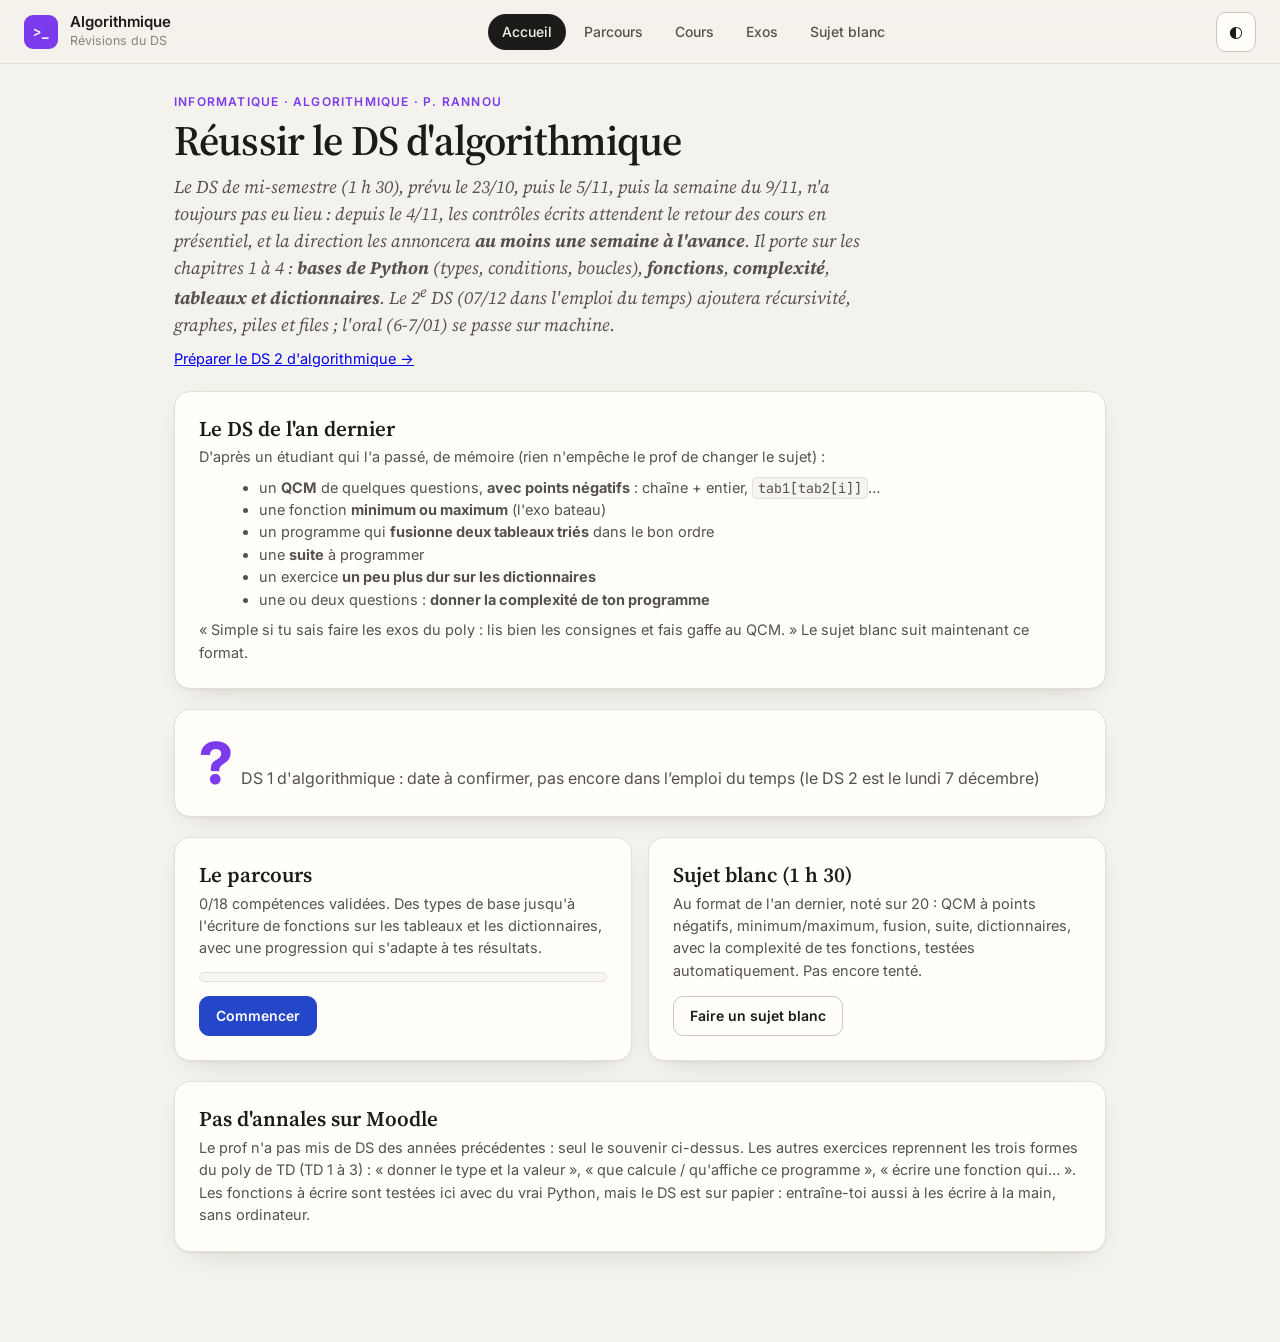
<file: algo/index.html>
<!DOCTYPE html>
<html lang="fr">
<head>
<meta charset="utf-8">
<meta name="viewport" content="width=device-width, initial-scale=1, viewport-fit=cover">
<title>Algorithmique · Entraînement</title>
<link rel="preconnect" href="https://fonts.googleapis.com">
<link rel="preconnect" href="https://fonts.gstatic.com" crossorigin>
<link rel="stylesheet" href="https://fonts.googleapis.com/css2?family=Inter:wght@400;500;600;700;800&family=JetBrains+Mono:wght@400;600&family=Source+Serif+4:ital,opsz,wght@0,8..60,400;0,8..60,600;1,8..60,400&display=swap">
<script src="../subjects.js?v=2026112801"></script>
<script src="../core.js?v=2026112802"></script>
<script src="learn.js?v=2026112201"></script>
<script defer src="../account.js" data-lazy></script>
<link rel="stylesheet" href="../core.css?v=2026112801">
<style>
:root{
  --accent:var(--algo); --accent-soft:var(--algo-soft);
  --pen-line:#bccaf5;
  --algo:#7c3aed; --algo-soft:#f1eafe;
  --code-bg:#f6f4ee;
  --mono:"JetBrains Mono",ui-monospace,Menlo,Consolas,monospace;
}
@media (prefers-color-scheme:dark){
  :root:not([data-theme="light"]){
    --pen-line:#34437a;
    --algo:#a78bfa; --algo-soft:#241b3a; --code-bg:#16161a;
  }
}
:root[data-theme="dark"]{
  --pen-line:#34437a;
  --algo:#a78bfa; --algo-soft:#241b3a; --code-bg:#16161a;
}
code,.mono{font-family:var(--mono);font-size:.92em}
p code,li code,.sub code{background:var(--code-bg);padding:1px 5px;border-radius:5px;border:1px solid var(--rule)}
pre.code{margin:12px 0 0;padding:12px 14px;border-radius:10px;background:var(--code-bg);border:1px solid var(--rule);overflow-x:auto;font:14px/1.55 var(--mono);white-space:pre}
.brand-mark{width:34px;height:34px;flex:none;border-radius:9px;background:var(--algo);color:#fff;display:grid;place-items:center;font:700 14px/1 var(--mono)}
.lede{font:italic 18px/1.5 var(--serif);color:var(--ink-2);margin-top:10px;max-width:700px}
.card{background:var(--sheet);border:1px solid var(--rule);border-radius:16px;box-shadow:var(--shadow);padding:24px;min-width:0}
.pill.ok{background:var(--ok-soft);color:var(--ok)} .pill.bad{background:var(--bad-soft);color:var(--bad)} .pill.part{background:var(--warn-soft);color:var(--warn)}
.bar.mid>i{background:var(--warn)} .bar.low>i{background:var(--bad)}
.toast{position:fixed;left:50%;bottom:20px;transform:translateX(-50%);z-index:60;max-width:calc(100vw - 32px);padding:10px 16px;border-radius:10px;background:var(--ink);color:var(--paper);font-size:14.5px;font-weight:600}
.count span{color:var(--ink-2)}
/* exercices */
.ex .q{font:17px/1.6 var(--serif);margin-top:8px}
.it{display:grid;grid-template-columns:fit-content(45%) minmax(0,1fr);gap:4px 12px;align-items:center}
.it-lab{text-align:right;font:15px/1.3 var(--mono);overflow-wrap:anywhere}
.it-lab.w{font:15px/1.3 var(--sans)}
.it-in input[type=text]{flex:1;min-width:0;width:100%;font:15px/1.3 var(--mono);color:var(--ink);background:var(--sheet);border:1px solid var(--rule-strong);border-radius:9px;padding:9px 12px;min-height:42px}
.it.full{grid-template-columns:minmax(0,1fr)}
.it.full .fb{grid-column:1}
.it.qcm{padding-top:14px;border-top:1px solid var(--rule)}
.it.qcm:first-child{padding-top:0;border-top:0}
.it-q{font:16px/1.55 var(--serif)}
.it-q pre.code{margin-top:8px}
.ch.skip{font-family:var(--sans);color:var(--ink-2);border-style:dashed}
textarea.codein{width:100%;min-height:190px;resize:vertical;font:14px/1.55 var(--mono);color:var(--ink);background:var(--code-bg);border:1px solid var(--rule-strong);border-radius:10px;padding:12px 14px;tab-size:4;white-space:pre;overflow-wrap:normal;overflow-x:auto}
textarea.out{min-height:70px}
.fb{grid-column:2;font-size:14px;color:var(--ink-2);min-width:0;overflow-x:auto}
.fb:empty{display:none}
.tests{list-style:none;margin:8px 0 0;padding:0;display:grid;gap:4px;font:13px/1.4 var(--mono)}
.tests li{padding:6px 10px;border-radius:8px;background:var(--sheet-2);border:1px solid var(--rule);overflow-x:auto;white-space:pre}
.tests li.ok{border-color:color-mix(in srgb,var(--ok) 40%,transparent)}
.tests li.ko{border-color:color-mix(in srgb,var(--bad) 40%,transparent);background:var(--bad-soft)}
.ch{display:inline-flex;align-items:center;gap:8px;min-height:40px;padding:6px 12px;border-radius:10px;border:1px solid var(--rule-strong);background:var(--sheet);cursor:pointer;font-family:var(--mono);font-size:14px}
.ch:has(input:checked){border-color:var(--pen);background:var(--pen-soft)}
.expl{margin-top:8px;padding:14px 18px;border-radius:12px;background:var(--sheet-2);border:1px solid var(--rule);font:16px/1.6 var(--serif);overflow-x:auto}
.expl p+p{margin-top:8px}
.lvl i{width:8px;height:8px;border-radius:50%;background:var(--rule-strong)} .lvl i.on{background:var(--algo)}
.res{border-color:color-mix(in srgb,var(--pen) 40%,transparent)}
/* cours */
.fiche{background:var(--sheet);border:1px solid var(--rule);border-radius:16px;box-shadow:var(--shadow);overflow:hidden}
.fiche>summary{display:flex;gap:12px;align-items:center;flex-wrap:wrap;padding:16px 22px;cursor:pointer;list-style:none;font:600 18px/1.3 var(--serif)}
.fiche>summary::-webkit-details-marker{display:none}
.fiche>summary .tag{margin-left:auto;font:600 11.5px/1 var(--sans);padding:5px 9px;border-radius:999px;background:var(--algo-soft);color:var(--algo)}
.fiche .body{padding:4px 24px 22px;border-top:1px solid var(--rule);font:16.5px/1.65 var(--serif)}
.fiche .body p,.fiche .body ul{margin-top:10px}
.fiche .body ul{padding-left:22px}
.fiche h4{font:700 11.5px/1 var(--sans);letter-spacing:.09em;text-transform:uppercase;color:var(--muted);margin-top:20px}
table.t{border-collapse:collapse;margin-top:10px;font:14px/1.4 var(--sans)}
table.t td,table.t th{border:1px solid var(--rule);padding:5px 10px;text-align:left}
.hist td,.hist th{padding:8px;border-bottom:1px solid var(--rule);text-align:left}
.pyload{font-size:13.5px;color:var(--ink-2)}
code,pre,.mono,.it-lab,.ch,textarea,input,.tests{font-variant-ligatures:none;font-feature-settings:"liga" 0,"calt" 0}
@media (max-width:760px){
  .card{padding:18px}
  .it{grid-template-columns:1fr}
  .it-lab{text-align:left}
  .fb{grid-column:1}
  .psk{grid-template-columns:24px minmax(0,1fr) auto} .psk .bar{display:none}
  pre.code{font-size:13px}
}
@media (prefers-reduced-motion:reduce){ *{transition:none !important;animation:none !important} }
</style>
</head>
<body>
<header class="topbar">
  <a class="brand" href="../" title="Retour à l'accueil des révisions"><span class="brand-mark" aria-hidden="true">&gt;_</span><div><strong>Algorithmique</strong><small>Révisions du DS</small></div></a>
  <nav class="tabs" id="tabs" aria-label="Sections">
    <button type="button" class="tab" data-tab="home">Accueil</button>
    <button type="button" class="tab" data-tab="path">Parcours</button>
    <button type="button" class="tab" data-tab="cours">Cours</button>
    <button type="button" class="tab" data-tab="exos">Exos</button>
    <button type="button" class="tab" data-tab="blanc">Sujet blanc</button>
  </nav>
  <span class="clock" id="clock" hidden></span>
  <button type="button" class="icon-btn" id="themeBtn" aria-label="Thème"></button>
</header>
<main id="app"></main>

<script>
(function () {
'use strict';
/* =====================================================================
   OUTILS
   ===================================================================== */
// Moteur commun (core.js) : parcours, maîtrise, onglets, chrono et synchronisation du sujet blanc
const E = SiteCore({ id: 'algo', get LEARN() { return LEARN; }, get lesson() { return { itemHTML, check: checkSync, valOf, fbHTML }; }, get DUR() { return DUR; },
  get CH() { return CH; }, get SK() { return SK; }, get GEN() { return GEN; },
  get CUR() { return CUR; }, set CUR(v) { CUR = v; }, get EXAM() { return EXAM; }, set EXAM(v) { EXAM = v; }, get VIEW() { return VIEW; }, set VIEW(v) { VIEW = v; },
  views: { home: () => vHome(), cours: () => vCours(), exos: () => vExos(), blanc: () => vBlanc() },
  renderEx: () => renderEx(), renderExam: () => renderExam(), submitExam: auto => submitExam(auto),
  exam: () => examExos(EXAM.seed, EXAM.plan), answerText: it => it.type === 'val' ? pyRepr(it.exp) : it.type === 'out' ? (it.exp === ERR ? "Erreur (le programme s’arrête)" : it.exp) : it.type === 'code' ? 'une fonction qui passe ces tests : ' + it.tests.map(t => t[0] + ' → ' + t[1]).join(' ; ') + '\n    Exemple de solution :\n' + it.sol : null,
  examItems: () => [].concat(...examExos(EXAM.seed, EXAM.plan).map(x => [].concat(...x.parts.map(q => q.items)))), check: (it, raw) => check(it, raw), valOf: (r, id) => valOf(r, id), fbHTML: r => fbHTML(r) });
const { $, $$, app, esc, ls, toast, rng, G, newSeed, PILL, PK, HK, EK, VAL, MMAX, skById, pst, skS, isVal, levelOf, frontier, pickNext, build,
  startEx, saveCur, finish, setTab, renderPathTop, renderMap, nextPath, vPath, startTick, stopTick, tally, examRecord, examPlan, weakButton, hideCorr, copyTag } = E;
const pre = code => `<pre class="code"><code>${esc(code)}</code></pre>`;
const ic = s => `<code>${esc(s)}</code>`;

/* =====================================================================
   VALEURS PYTHON : représentation, affichage, lecture d'une réponse
   ===================================================================== */
class PF { constructor(v) { this.v = v; } }            // un float Python (2.0 s'affiche « 2.0 »)
const ERR = { err: true };                               // « le programme s'arrête sur une erreur »
const pyStr = s => "'" + String(s).replace(/'/g, "\\'") + "'";
function pyRepr(v) {
  if (v === ERR) return 'Erreur';
  if (v instanceof PF) return Number.isInteger(v.v) ? v.v.toFixed(1) : String(+v.v.toPrecision(12));
  if (typeof v === 'number') return String(v);
  if (typeof v === 'string') return pyStr(v);
  if (typeof v === 'boolean') return v ? 'True' : 'False';
  if (v === null || v === undefined) return 'None';
  if (Array.isArray(v)) return '[' + v.map(pyRepr).join(', ') + ']';
  return '{' + Object.keys(v).map(k => pyStr(k) + ': ' + pyRepr(v[k])).join(', ') + '}';
}
const pyType = v => v === ERR ? 'Erreur' : v instanceof PF ? 'float' : typeof v === 'number' ? 'int' : typeof v === 'string' ? 'str' : typeof v === 'boolean' ? 'bool' : Array.isArray(v) ? 'list' : 'dict';
// lecture d'une valeur Python tapée par l'élève : [1, 2], {'a': 3}, 'mot', 2.5, True
function pyParse(src) {
  const s = String(src).trim(); let i = 0;
  const ws = () => { while (i < s.length && /\s/.test(s[i])) i++; };
  function val() {
    ws(); const c = s[i];
    if (c === '[' || c === '(') { const close = c === '[' ? ']' : ')'; i++; const a = []; ws(); if (s[i] === close) { i++; return a; } for (;;) { a.push(val()); ws(); if (s[i] === ',') { i++; ws(); if (s[i] === close) { i++; return a; } continue; } if (s[i] === close) { i++; return a; } throw 0; } }
    if (c === '{') { i++; const o = {}; ws(); if (s[i] === '}') { i++; return o; } for (;;) { const k = val(); ws(); if (s[i] !== ':') throw 0; i++; o[String(k instanceof PF ? k.v : k)] = val(); ws(); if (s[i] === ',') { i++; ws(); if (s[i] === '}') { i++; return o; } continue; } if (s[i] === '}') { i++; return o; } throw 0; } }
    if (c === "'" || c === '"') { i++; let r = ''; while (i < s.length && s[i] !== c) { if (s[i] === '\\') { i++; } r += s[i++]; } if (s[i] !== c) throw 0; i++; return r; }
    const m = /^-?\d+(\.\d*)?([eE]-?\d+)?/.exec(s.slice(i)); if (m) { i += m[0].length; return m[1] || m[2] ? new PF(parseFloat(m[0])) : parseInt(m[0], 10); }
    for (const [w, v] of [['True', true], ['False', false], ['None', null]]) if (s.startsWith(w, i)) { i += w.length; return v; }
    throw 0;
  }
  try { const v = val(); ws(); if (i !== s.length) return undefined; return v; } catch (e) { return undefined; }
}
function same(a, b) {
  if (a instanceof PF) a = a.v; if (b instanceof PF) b = b.v;
  if (typeof a === 'number' && typeof b === 'number') return Math.abs(a - b) < 1e-9;
  if (Array.isArray(a) || Array.isArray(b)) return Array.isArray(a) && Array.isArray(b) && a.length === b.length && a.every((x, k) => same(x, b[k]));
  if (a && b && typeof a === 'object' && typeof b === 'object') { const ka = Object.keys(a), kb = Object.keys(b); return ka.length === kb.length && ka.every(k => k in b && same(a[k], b[k])); }
  return a === b;
}
const isErrWord = s => /^\s*(erreur|error|\w*error)\b/i.test(s);
const normOut = s => String(s).replace(/\r/g, '').split('\n').map(l => l.trim().replace(/\s+/g, ' ')).filter((l, k, a) => l || k < a.length - 1).join('\n').trim();

/* =====================================================================
   GÉNÉRATEURS D'EXERCICES (prédire, puis écrire du code)
   item : { type: 'choice'|'int'|'val'|'out'|'code', label, ... }
   ===================================================================== */
const TYPE_OPTS = ['int', 'float', 'bool', 'str', 'Erreur'].map(x => ({ v: x, t: x }));
const WORDS = ['chat', 'chien', 'lion', 'zebre', 'algo', 'python', 'abc', 'abd', 'Bob', 'bob', 'pomme', 'poire'];
const GEN = {};
const fdiv = (a, b) => Math.floor(a / b), fmod = (a, b) => ((a % b) + b) % b;

GEN.types = (d, g) => {
  const a = g.int(2, 30), b = g.pick([2, 4, 5]), c = g.int(2, 9), w1 = g.pick(WORDS), w2 = g.pick(WORDS.filter(x => x !== w1));
  const T0 = [
    () => [`${a * b + g.pick([0, 1, 2, 3])} // ${b}`, null], () => [`${a} % ${c}`, a % c], () => [`${a * b} / ${b}`, new PF(a)], () => [`${a + 1} / ${b}`, new PF((a + 1) / b)],
    () => [`float(${a})`, new PF(a)], () => [`${a} > ${c * 3}`, a > c * 3], () => [`str(${a})`, String(a)], () => [`'${w1}' + '${w2}'`, w1 + w2]
  ];
  const T1 = [
    () => [`str(${a}+${c})`, String(a + c)], () => [`str(${a})+str(${c})`, String(a) + String(c)], () => [`int(${a}.${c})`, a], () => [`${c} * '${w1.slice(0, 2)}'`, w1.slice(0, 2).repeat(c)],
    () => [`(${a} < ${c}) and (${c} < ${a})`, false], () => [`((${c}<${a}) and (${a}<${c})) or ${a} != ${c}`, a !== c], () => [`len('${w1}')`, w1.length], () => [`'${w1}' < '${w2}'`, w1 < w2], () => [`'${a}' < '${c}'`, String(a) < String(c)]
  ];
  const T2 = [
    () => [`'${a}' + ${c}`, ERR], () => [`int('${a}') + ${c}`, a + c], () => [`${a * 3} / 3`, new PF(a)], () => [`${a} // int(${c}.${g.int(1, 9)})`, fdiv(a, c)], () => [`float('0${c}.5')`, new PF(c + 0.5)],
    () => [`not (${a} >= ${c}) or ${a} % 2 == 0`, !(a >= c) || a % 2 === 0], () => [`'${w1}' * 2 + str(${c})`, w1 + w1 + c], () => [`len(str(${a * 100 + c}))`, String(a * 100 + c).length], () => [`'${w1}' + ${c}`, ERR]
  ];
  const pool = d === 0 ? T0 : d === 1 ? T1 : T2.concat(T1.slice(0, 3));
  const exprs = g.shuffle(pool).slice(0, 3).map(f => { let [e, v] = f(); if (v === null) { const m = /^(\d+) \/\/ (\d+)$/.exec(e); v = fdiv(+m[1], +m[2]); } return [e, v]; });
  const items = [];
  exprs.forEach(([e, v], k) => {
    items.push({ type: 'choice', label: `type de ${e}`, opts: TYPE_OPTS, ans: pyType(v), wide: true });
    if (v !== ERR) items.push({ type: 'val', label: `valeur`, exp: v });
  });
  const why = ([e, v]) => v === ERR ? `${ic(e)} : <b>erreur</b> (TypeError) — on ne peut pas additionner une chaîne et un entier.` : `${ic(e)} vaut ${ic(pyRepr(v))}, de type ${ic(pyType(v))}.`;
  return { title: 'Type et valeur d\'expressions', q: 'Donner le type (<code>int</code>, <code>float</code>, <code>bool</code>, <code>str</code>) et la valeur de chacune des expressions suivantes, ou « Erreur » si elle provoque une erreur. Pour une chaîne, tu peux taper la valeur avec ou sans guillemets.',
    items, corr: `<ul>${exprs.map(x => `<li>${why(x)}</li>`).join('')}</ul><p class="fine">Rappels : <code>/</code> donne toujours un <code>float</code> ; <code>//</code> et <code>%</code> sur des entiers donnent un <code>int</code> ; les chaînes se comparent dans l'ordre du dictionnaire, chiffre par chiffre (<code>'10' &lt; '9'</code>), les majuscules avant les minuscules.</p>` };
};

GEN.trace = (d, g) => {
  if (d < 2) {
    const a = g.int(2, 9), b = g.int(1, 9), ops = [['+', (x, y) => x + y], ['-', (x, y) => x - y], ['*', (x, y) => x * y]];
    const o1 = g.pick(ops), o2 = g.pick(ops), o3 = g.pick(ops.slice(0, 2));
    const env = { x: a }; const lines = [`x = ${a}`];
    env.y = o1[1](b, env.x); lines.push(`y = ${b} ${o1[0]} x`);
    env.z = o2[1](env.x, env.y); lines.push(`z = x ${o2[0]} y`);
    if (d === 1) {
      const k = g.int(2, 4), m = g.int(5, 20);
      lines.push(`if z * ${k} > ${m}:`, `    x = x - ${b}`, `else:`, `    x = x + ${b}`);
      env.x = env.z * k > m ? env.x - b : env.x + b;
      lines.push('t = x', 'x = y', 'y = t'); const t = env.x; env.x = env.y; env.y = t;
    }
    env.y = o3[1](env.y, env.z); lines.push(`y = y ${o3[0]} z`);
    const code = lines.join('\n');
    return { title: 'Suivre l\'exécution', q: 'Donner les valeurs de <code>x</code>, <code>y</code> et <code>z</code> à la fin de l\'exécution :' + pre(code),
      items: ['x', 'y', 'z'].map(v => ({ type: 'int', label: v, val: env[v] })),
      corr: `<p>On exécute ligne par ligne en tenant un tableau des valeurs. À la fin : <code>x = ${env.x}</code>, <code>y = ${env.y}</code>, <code>z = ${env.z}</code>.</p>${d === 1 ? '<p class="fine">Les trois lignes <code>t = x</code>, <code>x = y</code>, <code>y = t</code> échangent x et y (variable auxiliaire).</p>' : ''}` };
  }
  // programme mystère (exercice 8 du poly)
  const s1 = g.int(2, 4), s2 = s1 + g.int(1, 2), A = g.int(2, 3), B = g.int(3, 6);
  const code = `def f(n):\n    y = 0\n    if n >= ${s1}:\n        y = n * n\n        if n <= ${s2}:\n            y = y - 1\n            y = ${A} * y\n        else:\n            y += 1\n    else:\n        if n % 2 == 0:\n            y = ${B} * n\n        else:\n            y = n - 5\n            y = 3 * y\n    return y`;
  const f = n => { let y = 0; if (n >= s1) { y = n * n; if (n <= s2) { y = A * (y - 1); } else y += 1; } else { if (n % 2 === 0) y = B * n; else y = 3 * (n - 5); } return y; };
  const ns = g.shuffle([...new Set([0, 1, s1 - 1, s1, s2, s2 + 1, s2 + 3])]).slice(0, 3).sort((x, y) => x - y);
  return { title: 'Programme mystère', q: 'Que renvoie cette fonction pour les valeurs suivantes ?' + pre(code), items: ns.map(n => ({ type: 'int', label: `f(${n})`, val: f(n) })),
    corr: `<ul>${ns.map(n => `<li><code>f(${n})</code> : ${n >= s1 ? `n ≥ ${s1}, y = ${n * n} puis ${n <= s2 ? `n ≤ ${s2} : y = ${A} × (${n * n} − 1)` : `n > ${s2} : y = ${n * n} + 1`}` : `n &lt; ${s1}, ${n % 2 === 0 ? `n pair : y = ${B} × ${n}` : `n impair : y = 3 × (${n} − 5)`}`} = <b>${f(n)}</b></li>`).join('')}</ul><p class="fine">Méthode : repère les deux grands cas (le premier <code>if</code>), puis les sous-cas. L'indentation dit à quel <code>if</code> appartient chaque <code>else</code>.</p>` };
};

const LOOPS = [
  g => { const a = g.int(0, 3), k = g.int(1, 3), N = g.int(5, 9); let s = 0; for (let i = a; i < N; i++) s += i * k; return { code: `def f(n):\n    s = 0\n    for i in range(${a}, n):\n        s = s + i * ${k}\n    return s`, call: `f(${N})`, val: s, what: `${k === 1 ? '' : k + ' × '}la somme des entiers de ${a} à n − 1`, why: `i prend les valeurs ${a}, ${a + 1}, …, ${N - 1} (la borne ${N} est exclue)` }; },
  g => { const A = g.int(10, 60); let b = 0; while (b * b < A) b++; return { code: `def f(a):\n    b = 0\n    while b * b < a:\n        b = b + 1\n    return b`, call: `f(${A})`, val: b, what: 'le plus petit entier b tel que b² ≥ a', why: `b augmente tant que b² < ${A} : on s'arrête à b = ${b} car ${b}² = ${b * b} ≥ ${A}` }; },
  g => { const N = g.int(100, 99999); return { code: `def f(n):\n    c = 0\n    while n > 0:\n        n = n // 10\n        c = c + 1\n    return c`, call: `f(${N})`, val: String(N).length, what: 'le nombre de chiffres de n', why: `chaque tour enlève le dernier chiffre (division entière par 10)` }; },
  g => { const N = g.int(100, 9999); return { code: `def f(n):\n    s = 0\n    while n > 0:\n        s = s + n % 10\n        n = n // 10\n    return s`, call: `f(${N})`, val: String(N).split('').reduce((a, c) => a + +c, 0), what: 'la somme des chiffres de n', why: `n % 10 est le dernier chiffre, n // 10 l'enlève` }; },
  g => { const N = g.pick([12, 20, 24, 40, 48, 56, 72, 80, 96, 104, 112]); let n = N; while (n % 2 === 0) n /= 2; return { code: `def f(n):\n    while n % 2 == 0:\n        n = n // 2\n    return n`, call: `f(${N})`, val: n, what: 'le plus grand diviseur impair de n', why: `on divise par 2 tant que n est pair : ${N} → … → ${n}` }; },
  g => { const N = g.int(4, 10); const F = [0, 1]; for (let i = 2; i <= N + 1; i++) F.push(F[i - 1] + F[i - 2]); return { code: `def f(n):\n    f = 0\n    a = 1\n    while n > 0:\n        b = a + f\n        f = a\n        a = b\n        n = n - 1\n    return f`, call: `f(${N})`, val: F[N], what: 'le terme F(n) de la suite de Fibonacci', why: `(f, a) avance d'un cran à chaque tour : (F0, F1) → (F1, F2) → …, après ${N} tours f = F(${N})` }; },
  g => { const N = g.int(10, 30), m = g.int(2, 5); let c = 0; for (let i = 0; i < N; i++) if (i % m === 0) c++; return { code: `def f(n):\n    c = 0\n    for i in range(n):\n        if i % ${m} == 0:\n            c = c + 1\n    return c`, call: `f(${N})`, val: c, what: `le nombre de multiples de ${m} entre 0 et n − 1`, why: `0, ${m}, ${2 * m}, … < ${N}` }; },
  g => { const N = g.int(4, 9); return { code: `def f(n):\n    c = 0\n    for i in range(n):\n        for j in range(i):\n            c = c + 1\n    return c`, call: `f(${N})`, val: N * (N - 1) / 2, what: 'n(n − 1)/2 (le nombre de couples j < i)', why: `0 + 1 + … + ${N - 1} = ${N * (N - 1) / 2}` }; },
  g => { const N = g.int(3, 7); let p = 1; for (let k = 1; k <= N; k++) p *= k; return { code: `def f(n):\n    p = 1\n    for k in range(1, n + 1):\n        p = p * k\n    return p`, call: `f(${N})`, val: p, what: 'n! (factorielle de n)', why: `1 × 2 × … × ${N}` }; },
  g => { const L = g.int(20, 500); let x = 1, c = 0; while (x < L) { x *= 2; c++; } return { code: `def f(limite):\n    x = 1\n    c = 0\n    while x < limite:\n        x = x * 2\n        c = c + 1\n    return c`, call: `f(${L})`, val: c, what: 'le plus petit c tel que 2^c ≥ limite', why: `x vaut 1, 2, 4, 8, … : on s'arrête à 2^${c} = ${2 ** c} ≥ ${L}` }; }
];
GEN.boucles = (d, g) => {
  const pool = d === 0 ? [0, 6, 8, 2] : d === 1 ? [1, 2, 3, 4, 7, 9] : [1, 3, 4, 5, 7, 9];
  const k = g.pick(pool), L = LOOPS[k](g);
  const items = [{ type: 'int', label: L.call, val: L.val }];
  if (d === 2) { const others = g.shuffle(LOOPS.map((f, i) => i).filter(i => i !== k)).slice(0, 2).map(i => LOOPS[i](g).what); items.push({ type: 'choice', label: 'en général, f calcule', opts: g.shuffle([L.what, ...others]).map(x => ({ v: x, t: x })), ans: L.what, wide: true }); }
  return { title: 'Que renvoie cette fonction ?', q: `Que renvoie ${ic(L.call)} ?${d === 2 ? ' Que calcule la fonction en général ?' : ''}` + pre(L.code), items,
    corr: `<p>${ic(L.call)} renvoie <b>${L.val}</b> : ${L.why}.</p><p>En général, la fonction calcule ${L.what}.</p><p class="fine">Méthode : fais un tableau avec une colonne par variable et une ligne par tour de boucle.</p>` };
};

GEN.fonc = (d, g) => {
  const y = g.int(2, 9), v = g.int(2, 9), k = g.int(1, 5), A = g.int(1, 9);
  const P = [
    () => { const glob = g.r() < 0.5; const tgt = g.pick(['a', 'b', 'c']); const code = `${glob ? `a = ${A}\n` : ''}def g(a):\n    b = a * a\n    return b\n\nc = g(${y})\nprint(${tgt})`; const out = tgt === 'c' ? String(y * y) : tgt === 'a' ? (glob ? String(A) : ERR) : ERR;
      return [code, out, tgt === 'c' ? `c reçoit la valeur renvoyée par g(${y}) = ${y * y}.` : tgt === 'a' ? (glob ? `le paramètre a de g est local : la variable globale a vaut toujours ${A}.` : `a n'existe que dans g (paramètre local) : NameError.`) : 'b est locale à g : elle n\'existe plus après l\'appel, NameError.']; },
    () => { const code = `def ajoute(x):\n    x = x + ${k}\n    return x\n\nn = ${v}\nm = ajoute(n)\nprint(n, m)`; return [code, `${v} ${v + k}`, `la fonction modifie sa copie locale x, pas n : n vaut toujours ${v}, m reçoit ${v + k}.`]; },
    () => { const t = [g.int(1, 9), g.int(1, 9)]; const code = `def ajoute(t):\n    t.append(${k})\n\nl = [${t.join(', ')}]\najoute(l)\nprint(l)`; return [code, pyRepr([...t, k]), 'une liste est passée par référence : append modifie la liste de l\'appelant.']; },
    () => { const code = `def f(x):\n    print(x * 2)\n\nr = f(${v})\nprint(r)`; return [code, `${2 * v}\nNone`, `f affiche ${2 * v} mais ne renvoie rien (pas de return) : r vaut None.`]; },
    () => { const code = `def f(x):\n    y = x + 1\n\nprint(f(${v}))`; return [code, 'None', 'pas de return : la fonction renvoie None, c\'est ce qu\'affiche print.']; },
    () => { const code = `b = ${A}\ndef g(a):\n    b = a * a\n    return b\n\nc = g(${y})\nprint(b, c)`; return [code, `${A} ${y * y}`, `le b de g est une variable locale différente de la variable globale b, qui vaut toujours ${A}.`]; }
  ];
  const pool = d === 0 ? [0, 1, 3] : d === 1 ? [0, 2, 4, 5] : [0, 1, 2, 3, 4, 5];
  const [code, out, why] = P[g.pick(pool)]();
  return { title: 'Fonctions et portée des variables', q: 'Qu\'affiche ce programme ? (une ligne par <code>print</code> ; écris « Erreur » si le programme s\'arrête sur une erreur)' + pre(code),
    items: [{ type: 'out', label: 'affichage', exp: out }], corr: `<p>Affichage : ${out === ERR ? '<b>Erreur</b> (NameError)' : `<code>${esc(out).replace(/\n/g, '<br>')}</code>`}.</p><p>${why}</p>` };
};

const CPLX = [
  ['for i in range(n):\n    s = s + i', 'O(n)', 'une boucle de n tours, chaque tour en temps constant.'],
  ['for i in range(n):\n    for j in range(n):\n        c = c + 1', 'O(n²)', 'deux boucles imbriquées de n tours : n × n.'],
  ['i = 1\nwhile i < n:\n    i = i * 2', 'O(log n)', 'i double à chaque tour : il faut log₂(n) tours.'],
  ['x = n * n + 3\ny = x // 2', 'O(1)', 'un nombre fixe d\'opérations, quel que soit n.'],
  ['for i in range(n):\n    for j in range(i):\n        c = c + 1', 'O(n²)', '0 + 1 + … + (n − 1) = n(n − 1)/2 tours.'],
  ['for i in range(n):\n    for j in range(n):\n        for k in range(n):\n            c = c + 1', 'O(n³)', 'trois boucles imbriquées.'],
  ['while n > 0:\n    n = n // 2', 'O(log n)', 'n est divisé par 2 à chaque tour.'],
  ['for i in range(n):\n    s = s + i\nfor j in range(n):\n    s = s - j', 'O(n)', 'deux boucles l\'une APRÈS l\'autre : n + n = 2n.'],
  ['for i in range(100):\n    s = s + i', 'O(1)', '100 tours, mais ce nombre ne dépend pas de n.'],
  ['for i in range(n):\n    for j in range(5):\n        c = c + 1', 'O(n)', 'la boucle intérieure fait toujours 5 tours : 5n.'],
  ['def u(k):\n    r = 1\n    for i in range(k):\n        r = r * 2\n    return r\n\ns = 0\nfor k in range(n):\n    s = s + u(k)', 'O(n²)', 'u(k) coûte k opérations, et on l\'appelle pour k = 0 … n − 1 : n(n − 1)/2 (exemple du cours).'],
  ['t = n * [0]\nfor i in range(n):\n    t[i] = i * i', 'O(n)', 'créer le tableau coûte n, la boucle aussi.']
];
const CPLX_OPTS = ['O(1)', 'O(log n)', 'O(n)', 'O(n²)', 'O(n³)', 'O(2ⁿ)'].map(x => ({ v: x, t: x }));
GEN.cplx = (d, g) => {
  const pool = d === 0 ? [0, 1, 3, 5] : d === 1 ? [2, 4, 6, 7, 1] : [7, 8, 9, 10, 11, 4];
  const ks = g.shuffle(pool).slice(0, 2);
  return { title: 'Complexité', q: 'Donner la complexité (en fonction de n, dans le pire cas) de chacun des morceaux de code suivants.' + ks.map((k, i) => `<p style="margin-top:12px"><b>(${'ab'[i]})</b></p>` + pre(CPLX[k][0])).join(''),
    items: ks.map((k, i) => ({ type: 'choice', label: `(${'ab'[i]})`, opts: CPLX_OPTS, ans: CPLX[k][1] })),
    corr: `<ul>${ks.map((k, i) => `<li>(${'ab'[i]}) <b>${CPLX[k][1]}</b> : ${CPLX[k][2]}</li>`).join('')}</ul><p class="fine">On compte les opérations élémentaires (affectations, calculs, comparaisons) et on ne garde que le terme dominant, sans les constantes.</p>` };
};

GEN.list = (d, g) => {
  const t = Array.from({ length: g.int(4, 6) }, () => g.int(0, 9)), n = t.length;
  const Q = [];
  if (d === 0) {
    const i = g.int(0, n - 1), x = g.int(0, 9);
    Q.push([`t[${i}]`, t[i]], [`len(t)`, n], [`${x} in t`, t.includes(x)], [`t + [${x}]`, [...t, x]], [`2 * [${t[0]}, ${t[1]}]`, [t[0], t[1], t[0], t[1]]]);
  } else if (d === 1) {
    const a = g.int(0, 2), b = g.int(a + 1, n);
    Q.push([`t[${a}:${b}]`, t.slice(a, b)], [`t[${a + 1}:]`, t.slice(a + 1)], [`t[:${b}]`, t.slice(0, b)], [`t[-1]`, t[n - 1]]);
  } else {
    const k = g.int(2, 5);
    Q.push([`[i ** 2 for i in range(${k})]`, Array.from({ length: k }, (_, i) => i * i)], [`[2 * i + 1 for i in range(${k})]`, Array.from({ length: k }, (_, i) => 2 * i + 1)], [`[x * ${k} for x in t]`, t.map(x => x * k)], [`list(range(${k}, ${k + 4}))`, [k, k + 1, k + 2, k + 3]]);
  }
  const qs = g.shuffle(Q).slice(0, 2);
  // une suite de modifications de la liste
  const u = t.slice(), x = g.int(10, 20), i = g.int(0, n - 2), ops = [];
  ops.push(`t.append(${x})`); u.push(x);
  if (d >= 1) { ops.push(`del t[${i}]`); u.splice(i, 1); }
  ops.push(`t.extend([${x + 1}, ${x + 2}])`); u.push(x + 1, x + 2);
  if (d === 2) { ops.push(`t[0] = t[1] + t[2]`); u[0] = u[1] + u[2]; }
  const code = `t = ${pyRepr(t)}\n` + qs.map(([e]) => `print(${e})`).join('\n') + '\n' + ops.join('\n') + '\nprint(t)';
  return { title: 'Opérations sur les listes', q: 'Qu\'affichent les trois <code>print</code> de ce programme ?' + pre(code),
    items: [...qs.map(([e, v]) => ({ type: 'val', label: `print(${e})`, exp: v })), { type: 'val', label: 'print(t) final', exp: u }],
    corr: `<ul>${qs.map(([e, v]) => `<li>${ic(e)} → ${ic(pyRepr(v))}</li>`).join('')}<li>Après ${ops.map(ic).join(', ')} : ${ic(pyRepr(u))}</li></ul><p class="fine">Rappels : les indices commencent à 0 ; <code>t[a:b]</code> va de a à b − 1 ; <code>append</code> ajoute UN élément, <code>extend</code> ajoute les éléments d'une liste ; <code>del t[i]</code> supprime l'élément d'indice i.</p>` };
};

GEN.alias = (d, g) => {
  const x = [g.int(1, 9), g.int(1, 9), g.int(1, 9)], v = g.int(10, 30);
  if (d < 2) {
    const how = d === 0 ? 'y = x' : g.pick(['y = x', 'y = list(x)', 'y = x[:]']), shared = how === 'y = x';
    const mod = g.pick([[`y.append(${v})`, a => a.push(v)], [`y[0] = ${v}`, a => { a[0] = v; }], [`y += [${v}]`, a => a.push(v)]]);
    const y = x.slice(); mod[1](y); const xf = shared ? y.slice() : x.slice();
    return { title: 'Copies et références', q: 'Qu\'affiche ce programme ?' + pre(`x = ${pyRepr(x)}\n${how}\n${mod[0]}\nprint(x)\nprint(y)`),
      items: [{ type: 'val', label: 'print(x)', exp: xf }, { type: 'val', label: 'print(y)', exp: y }],
      corr: `<p>${shared ? '<code>y = x</code> copie seulement l\'adresse : x et y désignent la <b>même</b> liste. Modifier y modifie x.' : `${ic(how)} crée une <b>nouvelle</b> liste : modifier y ne change pas x.`}</p><p>x = ${ic(pyRepr(xf))}, y = ${ic(pyRepr(y))}.</p>` };
  }
  const m = [[g.int(1, 9), g.int(1, 9)], [g.int(1, 9), g.int(1, 9)]], how = g.pick(['y = list(x)', 'y = x[:]']);
  const y = m.map(r => r); y[1] = y[1].slice(); y[1][1] = v; const xf = [m[0], y[1]];
  return { title: 'Copies de listes de listes', q: 'Qu\'affiche ce programme ?' + pre(`x = ${pyRepr(m)}\n${how}\nx[1][1] = ${v}\nprint(y)`),
    items: [{ type: 'val', label: 'print(y)', exp: xf }, { type: 'choice', label: 'pour une vraie copie', opts: [{ v: 'a', t: 'y = [list(l) for l in x]' }, { v: 'b', t: 'y = x' }, { v: 'c', t: 'y = list(x)' }], ans: 'a', wide: true }],
    corr: `<p>${ic(how)} ne copie que la liste « extérieure » : y[1] et x[1] sont la <b>même</b> sous-liste. Modifier x[1][1] modifie donc aussi y : y = ${ic(pyRepr(xf))}.</p><p>Il faut copier chaque sous-liste : <code>y = [list(l) for l in x]</code> (exercice 29 du poly).</p>` };
};

GEN.str = (d, g) => {
  const w = g.pick(['python', 'algorithme', 'esir', 'rennes', 'tableau', 'variable']), k = g.int(2, 3), a = g.int(0, 2), b = g.int(a + 2, w.length);
  const Q = d === 0 ? [[`len('${w}')`, w.length], [`'${w}'[${a}]`, w[a]], [`'${w}'[${a}:${b}]`, w.slice(a, b)], [`'ab' * ${k}`, 'ab'.repeat(k)]]
    : d === 1 ? [[`'${w}'[-1]`, w[w.length - 1]], [`'${w}'[:${b}] + '!'`, w.slice(0, b) + '!'], [`len('${w}' * ${k})`, w.length * k], [`'-'.join(['a', 'b', 'c'])`, 'a-b-c'], [`'un,deux,trois'.split(',')`, ['un', 'deux', 'trois']]]
    : [[`list('${w.slice(0, 4)}')`, w.slice(0, 4).split('')], [`('mon' + 2*'dou' + ' ' + 2*'nou' + 'rs')[1:6]`, ('mon' + 'doudou' + ' ' + 'nounou' + 'rs').slice(1, 6)], [`'${w}'.split('e')`, w.split('e')], [`len('a' * 2 + 'a' * 2 + 'a')`, 5], [`' '.join(['le', 'lac'])`, 'le lac']];
  const qs = g.shuffle(Q).slice(0, 3);
  return { title: 'Chaînes de caractères', q: 'Donner la valeur de chaque expression (avec ou sans guillemets pour une chaîne).',
    items: qs.map(([e, v]) => ({ type: 'val', label: e, exp: v })), corr: `<ul>${qs.map(([e, v]) => `<li>${ic(e)} → ${ic(pyRepr(v))}</li>`).join('')}</ul><p class="fine">Une chaîne se comporte comme un tuple de lettres : indices, tranches, <code>len</code>, <code>+</code> et <code>*</code>, mais on ne peut pas la modifier.</p>` };
};

GEN.dict = (d, g) => {
  const names = g.shuffle(['Julien', 'Virginie', 'Mateo', 'Chloe', 'Ines', 'Gabin']).slice(0, 3), ages = names.map(() => g.int(17, 22));
  const dd = {}; names.forEach((nm, i) => { dd[nm] = ages[i]; });
  if (d === 0) {
    const nw = 'Emma', v = g.int(17, 22), fin = Object.assign({}, dd, { [nw]: v }); fin[names[0]] += 1;
    return { title: 'Dictionnaires', q: 'Qu\'affiche ce programme ?' + pre(`d = ${pyRepr(dd)}\nprint(d['${names[1]}'])\nd['${nw}'] = ${v}\nd['${names[0]}'] = d['${names[0]}'] + 1\nprint(len(d))\nprint('${names[2]}' in d)\nprint(d)`),
      items: [{ type: 'val', label: `d['${names[1]}']`, exp: ages[1] }, { type: 'int', label: 'len(d)', val: 4 }, { type: 'val', label: `'${names[2]}' in d`, exp: true }, { type: 'val', label: 'print(d)', exp: fin }],
      corr: `<p><code>d[c]</code> donne la valeur associée à la clé c ; <code>d[c] = v</code> ajoute (ou remplace) une association ; <code>c in d</code> teste la présence d'une <b>clé</b>. À la fin, d = ${ic(pyRepr(fin))}.</p>` };
  }
  if (d === 1) {
    const s = ages.reduce((a, b) => a + b, 0), mx = names[ages.indexOf(Math.max(...ages))];
    return { title: 'Parcourir un dictionnaire', q: 'Que renvoient ces deux fonctions pour le dictionnaire <code>d</code> ?' + pre(`d = ${pyRepr(dd)}\n\ndef total(d):\n    s = 0\n    for c in d:\n        s = s + d[c]\n    return s\n\ndef plus_grand(d):\n    meilleur = None\n    for c in d:\n        if meilleur == None or d[c] > d[meilleur]:\n            meilleur = c\n    return meilleur`),
      items: [{ type: 'int', label: 'total(d)', val: s }, { type: 'val', label: 'plus_grand(d)', exp: mx }],
      corr: `<p><code>for c in d</code> parcourt les <b>clés</b>. total additionne les valeurs : ${ages.join(' + ')} = ${s}. plus_grand renvoie la clé de plus grande valeur : ${ic(pyRepr(mx))}.</p>` };
  }
  const t = Array.from({ length: g.int(6, 8) }, () => g.pick(['a', 'b', 'c'])), cnt = {}; t.forEach(x => { cnt[x] = (cnt[x] || 0) + 1; });
  return { title: 'Compter avec un dictionnaire', q: 'Que renvoie <code>compte(t)</code> ?' + pre(`t = ${pyRepr(t)}\n\ndef compte(t):\n    d = {}\n    for x in t:\n        if x in d:\n            d[x] = d[x] + 1\n        else:\n            d[x] = 1\n    return d`),
    items: [{ type: 'val', label: 'compte(t)', exp: cnt }],
    corr: `<p>Le dictionnaire associe à chaque valeur son nombre d'apparitions : ${ic(pyRepr(cnt))}. C'est LE schéma à connaître : tester <code>if x in d</code> avant d'incrémenter, sinon KeyError.</p>` };
};

/* ---------- Exercices d'écriture de code (corrigés par des tests, Python dans le navigateur) ---------- */
const CODE = [
  // niveau, compétence, nom, signature, énoncé, tests [appel, attendu], solution
  [0, 'code1', 'valeur_absolue', 'valeur_absolue(x)', 'renvoie la valeur absolue de l\'entier x, sans utiliser abs.', [['valeur_absolue(-7)', '7'], ['valeur_absolue(5)', '5'], ['valeur_absolue(0)', '0']], 'def valeur_absolue(x):\n    if x < 0:\n        return -x\n    return x'],
  [0, 'code1', 'minimum3', 'minimum3(a, b, c)', 'renvoie le plus petit des trois nombres, en n\'utilisant que des comparaisons < (pas de min).', [['minimum3(3, 1, 2)', '1'], ['minimum3(5, 9, 7)', '5'], ['minimum3(4, 4, 2)', '2'], ['minimum3(8, 6, 6)', '6']], 'def minimum3(a, b, c):\n    m = a\n    if b < m:\n        m = b\n    if c < m:\n        m = c\n    return m'],
  [0, 'code1', 'somme_carres', 'somme_carres(n)', 'renvoie 1² + 2² + … + n² (0 si n = 0).', [['somme_carres(0)', '0'], ['somme_carres(1)', '1'], ['somme_carres(4)', '30'], ['somme_carres(10)', '385']], 'def somme_carres(n):\n    s = 0\n    for k in range(1, n + 1):\n        s = s + k * k\n    return s'],
  [1, 'code1', 'prix_total', 'prix_total(n)', 'renvoie le prix payé par un groupe de n ≥ 1 passagers : 10 € le ticket pour 1 passager, 8 € entre 2 et 3, 7 € entre 4 et 5, 6 € à partir de 6 (exercice 7 du poly).', [['prix_total(1)', '10'], ['prix_total(3)', '24'], ['prix_total(4)', '28'], ['prix_total(5)', '35'], ['prix_total(6)', '36'], ['prix_total(10)', '60']], 'def prix_total(n):\n    if n == 1:\n        prix = 10\n    elif n <= 3:\n        prix = 8\n    elif n <= 5:\n        prix = 7\n    else:\n        prix = 6\n    return n * prix'],
  [1, 'code1', 'nb_chiffres', 'nb_chiffres(n)', 'renvoie le nombre de chiffres de l\'entier n ≥ 1, avec une boucle while (pas de str).', [['nb_chiffres(7)', '1'], ['nb_chiffres(10)', '2'], ['nb_chiffres(4096)', '4'], ['nb_chiffres(100000)', '6']], 'def nb_chiffres(n):\n    c = 0\n    while n > 0:\n        n = n // 10\n        c = c + 1\n    return c'],
  [1, 'code1', 'est_premier', 'est_premier(n)', 'renvoie True si l\'entier n ≥ 2 est premier, False sinon.', [['est_premier(2)', 'True'], ['est_premier(9)', 'False'], ['est_premier(13)', 'True'], ['est_premier(91)', 'False'], ['est_premier(97)', 'True']], 'def est_premier(n):\n    for d in range(2, n):\n        if n % d == 0:\n            return False\n    return True'],
  [2, 'code1', 'somme_k', 'somme_k(n)', 'renvoie la somme des entiers naturels k tels que k² + 3k < n, avec une boucle while (exercice 14 du poly). Exemple : somme_k(20) = 0 + 1 + 2 + 3 = 6.', [['somme_k(20)', '6'], ['somme_k(1)', '0'], ['somme_k(0)', '0'], ['somme_k(100)', '36']], 'def somme_k(n):\n    s = 0\n    k = 0\n    while k * k + 3 * k < n:\n        s = s + k\n        k = k + 1\n    return s'],
  [2, 'code1', 'fibo', 'fibo(n)', 'renvoie F(n), avec F(0) = 0, F(1) = 1 et F(n+2) = F(n+1) + F(n).', [['fibo(0)', '0'], ['fibo(1)', '1'], ['fibo(2)', '1'], ['fibo(10)', '55'], ['fibo(20)', '6765']], 'def fibo(n):\n    a = 0\n    b = 1\n    for i in range(n):\n        a, b = b, a + b\n    return a'],
  [0, 'code2', 'somme_tab', 'somme_tab(t)', 'renvoie la somme des éléments du tableau t (0 s\'il est vide), sans utiliser sum.', [['somme_tab([3, 1, 4])', '8'], ['somme_tab([])', '0'], ['somme_tab([-2, 2, 5])', '5']], 'def somme_tab(t):\n    s = 0\n    for x in t:\n        s = s + x\n    return s'],
  [0, 'minmax', 'maximum', 'maximum(t)', 'renvoie le plus grand élément du tableau non vide t, sans utiliser max (exercice 21.3).', [['maximum([5, 6, 8, 3])', '8'], ['maximum([-4, -2, -9])', '-2'], ['maximum([7])', '7']], 'def maximum(t):\n    m = t[0]\n    for x in t:\n        if x > m:\n            m = x\n    return m'],
  [0, 'code2', 'compte_elements', 'compte_elements(t, x)', 'renvoie le nombre de fois que x apparaît dans t (exercice 21.7), sans utiliser count.', [['compte_elements([2, 3, 2, 1, 3, 5, 2, 2], 2)', '4'], ['compte_elements([1, 2], 7)', '0'], ['compte_elements([], 1)', '0']], 'def compte_elements(t, x):\n    c = 0\n    for e in t:\n        if e == x:\n            c = c + 1\n    return c'],
  [1, 'minmax', 'indice_maximum', 'indice_maximum(t)', 'renvoie l\'indice du maximum du tableau non vide t (le premier s\'il y en a plusieurs). Exemple : indice_maximum([5, 6, 8, 3, 17, 1, 2]) = 4.', [['indice_maximum([5, 6, 8, 3, 17, 1, 2])', '4'], ['indice_maximum([9, 1])', '0'], ['indice_maximum([1, 2, 3])', '2'], ['indice_maximum([4, 7, 7])', '1']], 'def indice_maximum(t):\n    im = 0\n    for i in range(len(t)):\n        if t[i] > t[im]:\n            im = i\n    return im'],
  [1, 'code2', 'miroir', 'miroir(t)', 'renvoie un NOUVEAU tableau contenant les éléments de t dans l\'ordre inverse (exercice 21.5).', [['miroir([3, 1, 4, 6])', '[6, 4, 1, 3]'], ['miroir([])', '[]'], ['miroir([8])', '[8]']], 'def miroir(t):\n    res = []\n    for i in range(len(t) - 1, -1, -1):\n        res.append(t[i])\n    return res'],
  [1, 'code2', 'elim_occur', 'elim_occur(l, x)', 'renvoie la liste l sans les occurrences de x (exercice 25). Exemple : elim_occur([2, 6, 2, 2, 4], 2) = [6, 4].', [['elim_occur([2, 6, 2, 2, 4, 5, 2, 3], 2)', '[6, 4, 5, 3]'], ['elim_occur([1, 2], 9)', '[1, 2]'], ['elim_occur([3, 3], 3)', '[]']], 'def elim_occur(l, x):\n    res = []\n    for e in l:\n        if e != x:\n            res.append(e)\n    return res'],
  [1, 'code2', 'maximum_tab', 'maximum_tab(t1, t2)', 'reçoit deux tableaux de même taille et renvoie le tableau dont la case i contient le maximum de t1[i] et t2[i] (exercice 21.6).', [['maximum_tab([1, 4, 5, 6], [7, 1, 2, 8])', '[7, 4, 5, 8]'], ['maximum_tab([], [])', '[]'], ['maximum_tab([3], [3])', '[3]']], 'def maximum_tab(t1, t2):\n    res = []\n    for i in range(len(t1)):\n        if t1[i] > t2[i]:\n            res.append(t1[i])\n        else:\n            res.append(t2[i])\n    return res'],
  [2, 'code2', 'est_palindrome', 'est_palindrome(l)', 'renvoie True si la liste se lit pareil dans les deux sens (exercice 27).', [['est_palindrome([3, 4, 4, 3])', 'True'], ['est_palindrome([4, 7, 4])', 'True'], ['est_palindrome([1, 2])', 'False'], ['est_palindrome([])', 'True']], 'def est_palindrome(l):\n    n = len(l)\n    for i in range(n // 2):\n        if l[i] != l[n - 1 - i]:\n            return False\n    return True'],
  [2, 'minmax', 'second_min', 'second_min(l)', 'reçoit une liste d\'au moins deux entiers distincts et renvoie le second plus petit élément (exercice 28), sans trier.', [['second_min([5, 1, 4, 2])', '2'], ['second_min([9, 3])', '9'], ['second_min([1, 2, 3])', '2'], ['second_min([7, 8, 6, 5])', '6']], 'def second_min(l):\n    a, b = min(l[0], l[1]), max(l[0], l[1])\n    for x in l[2:]:\n        if x < a:\n            a, b = x, a\n        elif x < b:\n            b = x\n    return b'],
  [2, 'code2', 'sommes_colonnes', 'sommes_colonnes(m)', 'reçoit une matrice (liste de lignes, toutes de même longueur, au moins une ligne) et renvoie la liste des sommes de chaque colonne (exercice 32.4).', [['sommes_colonnes([[2, 3, 7], [1, 2, 0]])', '[3, 5, 7]'], ['sommes_colonnes([[1, 2]])', '[1, 2]'], ['sommes_colonnes([[1], [2], [3]])', '[6]']], 'def sommes_colonnes(m):\n    res = []\n    for j in range(len(m[0])):\n        s = 0\n        for i in range(len(m)):\n            s = s + m[i][j]\n        res.append(s)\n    return res'],
  [0, 'code3', 'ajoute_produit', 'ajoute_produit(d, nom, quantite)', 'ajoute une quantité d\'un produit au dictionnaire de stock d : si le produit existe déjà, on ajoute à la quantité existante (exercice 37). La fonction modifie d et ne renvoie rien.', [["(lambda d: (ajoute_produit(d, 'Laptop', 5), d)[1])({'Laptop': 10})", "{'Laptop': 15}"], ["(lambda d: (ajoute_produit(d, 'Casque', 3), d)[1])({'Laptop': 10})", "{'Laptop': 10, 'Casque': 3}"]], 'def ajoute_produit(d, nom, quantite):\n    if nom in d:\n        d[nom] = d[nom] + quantite\n    else:\n        d[nom] = quantite'],
  [0, 'code3', 'total_stock', 'total_stock(d)', 'renvoie la somme de toutes les quantités du dictionnaire d (0 s\'il est vide).', [["total_stock({'a': 3, 'b': 4})", '7'], ['total_stock({})', '0']], 'def total_stock(d):\n    s = 0\n    for c in d:\n        s = s + d[c]\n    return s'],
  [1, 'code3', 'compte', 'compte(t)', 'renvoie un dictionnaire qui associe à chaque élément de la liste t son nombre d\'apparitions.', [["compte(['a', 'b', 'a'])", "{'a': 2, 'b': 1}"], ['compte([])', '{}'], ['compte([1, 1, 1])', '{1: 3}']], 'def compte(t):\n    d = {}\n    for x in t:\n        if x in d:\n            d[x] = d[x] + 1\n        else:\n            d[x] = 1\n    return d'],
  [1, 'code3', 'meilleur', 'meilleur(d)', 'reçoit un dictionnaire non vide nom → note et renvoie le nom qui a la meilleure note (le premier rencontré en cas d\'égalité).', [["meilleur({'Ana': 12, 'Bo': 15, 'Cy': 9})", "'Bo'"], ["meilleur({'Zed': 3})", "'Zed'"], ["meilleur({'A': 10, 'B': 10})", "'A'"]], 'def meilleur(d):\n    best = None\n    for nom in d:\n        if best is None or d[nom] > d[best]:\n            best = nom\n    return best'],
  [2, 'code3', 'inverse', 'inverse(d)', 'reçoit un dictionnaire dont les valeurs sont toutes différentes et renvoie le dictionnaire inverse (valeur → clé).', [["inverse({'a': 1, 'b': 2})", "{1: 'a', 2: 'b'}"], ['inverse({})', '{}']], 'def inverse(d):\n    res = {}\n    for c in d:\n        res[d[c]] = c\n    return res'],
  [2, 'code3', 'frequences', 'frequences(texte)', 'renvoie un dictionnaire qui associe à chaque lettre du texte (espaces ignorés) son nombre d\'apparitions.', [["frequences('le lac')", "{'l': 2, 'e': 1, 'a': 1, 'c': 1}"], ["frequences('')", '{}'], ["frequences('aa a')", "{'a': 3}"]], 'def frequences(texte):\n    d = {}\n    for c in texte:\n        if c != \' \':\n            if c in d:\n                d[c] = d[c] + 1\n            else:\n                d[c] = 1\n    return d'],
  [2, 'mat', 'nb_impairs', 'nb_impairs(m)', 'renvoie le nombre d\'éléments impairs de la matrice m (liste de lignes), exercice 32.3.', [['nb_impairs([[2, 3, 7], [1, 2, 0]])', '3'], ['nb_impairs([[2]])', '0'], ['nb_impairs([[1, 1], [1, 1]])', '4']], 'def nb_impairs(m):\n    c = 0\n    for i in range(len(m)):\n        for j in range(len(m[0])):\n            if m[i][j] % 2 == 1:\n                c = c + 1\n    return c'],
  [2, 'mat', 'est_symetrique', 'est_symetrique(t)', 'reçoit une matrice carrée t (n lignes, n colonnes) et renvoie True si t[i][j] == t[j][i] pour tous i et j, False sinon (exercice 33).', [['est_symetrique([[1, 2], [2, 5]])', 'True'], ['est_symetrique([[1, 2], [3, 1]])', 'False'], ['est_symetrique([[4]])', 'True'], ['est_symetrique([[1, 7, 3], [7, 4, 5], [3, 5, 6]])', 'True'], ['est_symetrique([[1, 7, 3], [7, 4, 5], [3, 0, 6]])', 'False']], 'def est_symetrique(t):\n    n = len(t)\n    for i in range(n):\n        for j in range(n):\n            if t[i][j] != t[j][i]:\n                return False\n    return True'],
  [2, 'mat', 'somme_diagonale', 'somme_diagonale(m)', 'reçoit une matrice carrée m et renvoie la somme des éléments de sa diagonale m[0][0], m[1][1], …', [['somme_diagonale([[1, 2], [3, 4]])', '5'], ['somme_diagonale([[5]])', '5'], ['somme_diagonale([[1, 0, 0], [0, 2, 0], [0, 0, 3]])', '6']], 'def somme_diagonale(m):\n    s = 0\n    for i in range(len(m)):\n        s = s + m[i][i]\n    return s'],
  [2, 'mat', 'transposee', 'transposee(m)', 'renvoie une NOUVELLE matrice dont les lignes sont les colonnes de m.', [['transposee([[1, 2, 3], [4, 5, 6]])', '[[1, 4], [2, 5], [3, 6]]'], ['transposee([[7]])', '[[7]]']], 'def transposee(m):\n    t = []\n    for j in range(len(m[0])):\n        col = []\n        for i in range(len(m)):\n            col.append(m[i][j])\n        t.append(col)\n    return t'],
  [2, 'dicho', 'appartient_trie', 'appartient_trie(t, x)', 'renvoie True si x est dans la liste t, triée par ordre croissant, par recherche dichotomique (sans in) : on compare x à l\'élément du milieu et on ne garde que la bonne moitié.', [['appartient_trie([1, 3, 5, 8, 13], 8)', 'True'], ['appartient_trie([1, 3, 5, 8, 13], 4)', 'False'], ['appartient_trie([], 3)', 'False'], ['appartient_trie([2], 2)', 'True'], ['appartient_trie(list(range(0, 1000, 3)), 999)', 'True'], ['appartient_trie(list(range(0, 1000, 3)), 998)', 'False']], 'def appartient_trie(t, x):\n    g = 0\n    d = len(t) - 1\n    while g <= d:\n        m = (g + d) // 2\n        if t[m] == x:\n            return True\n        elif t[m] < x:\n            g = m + 1\n        else:\n            d = m - 1\n    return False'],
  // minimum / maximum (l'exercice « bateau » du DS de l'an dernier)
  [0, 'minmax', 'minimum', 'minimum(t)', 'renvoie le plus petit élément du tableau non vide t, sans utiliser min.', [['minimum([3, 1, 4])', '1'], ['minimum([-2, -8, -5])', '-8'], ['minimum([6])', '6']], 'def minimum(t):\n    m = t[0]\n    for x in t:\n        if x < m:\n            m = x\n    return m'],
  [1, 'minmax', 'indice_minimum', 'indice_minimum(t)', 'renvoie l\'indice du plus petit élément du tableau non vide t, le DERNIER s\'il y en a plusieurs. Exemple : indice_minimum([4, 1, 7, 1]) = 3.', [['indice_minimum([4, 1, 7, 1])', '3'], ['indice_minimum([2])', '0'], ['indice_minimum([5, 3, 9])', '1'], ['indice_minimum([1, 1, 1])', '2']], 'def indice_minimum(t):\n    im = 0\n    for i in range(len(t)):\n        if t[i] <= t[im]:\n            im = i\n    return im'],
  [1, 'minmax', 'max_min', 'max_min(t)', 'renvoie le couple (minimum, maximum) du tableau non vide t, en un seul parcours, sans min ni max. Exemple : max_min([3, 9, 1, 4]) = (1, 9).', [['max_min([3, 9, 1, 4])', '(1, 9)'], ['max_min([5])', '(5, 5)'], ['max_min([-1, -7])', '(-7, -1)']], 'def max_min(t):\n    mini = t[0]\n    maxi = t[0]\n    for x in t:\n        if x < mini:\n            mini = x\n        if x > maxi:\n            maxi = x\n    return (mini, maxi)'],
  [2, 'minmax', 'nb_max', 'nb_max(t)', 'renvoie le nombre de fois où le maximum du tableau non vide t apparaît, en UN SEUL parcours, sans max ni count. Exemple : nb_max([3, 7, 2, 7, 7]) = 3.', [['nb_max([3, 7, 2, 7, 7])', '3'], ['nb_max([1])', '1'], ['nb_max([5, 4, 3])', '1'], ['nb_max([2, 2, 9])', '1'], ['nb_max([4, 4])', '2']], 'def nb_max(t):\n    m = t[0]\n    c = 0\n    for x in t:\n        if x > m:\n            m = x\n            c = 1\n        elif x == m:\n            c = c + 1\n    return c'],
  // fusion de tableaux triés
  [1, 'fusion', 'fusion', 'fusion(t1, t2)', 'reçoit deux tableaux triés par ordre croissant et renvoie un NOUVEAU tableau trié contenant tous leurs éléments (doublons compris), en avançant dans les deux tableaux à la fois, sans sort ni sorted. Exemple : fusion([1, 4, 9], [2, 3, 10]) = [1, 2, 3, 4, 9, 10].', [['fusion([1, 4, 9], [2, 3, 10])', '[1, 2, 3, 4, 9, 10]'], ['fusion([], [1, 2])', '[1, 2]'], ['fusion([5], [])', '[5]'], ['fusion([1, 1, 3], [1, 2])', '[1, 1, 1, 2, 3]'], ['fusion([1, 2, 3], [4, 5, 6])', '[1, 2, 3, 4, 5, 6]'], ['fusion([7, 8], [1, 2, 3])', '[1, 2, 3, 7, 8]']], 'def fusion(t1, t2):\n    res = []\n    i = 0\n    j = 0\n    while i < len(t1) and j < len(t2):\n        if t1[i] <= t2[j]:\n            res.append(t1[i])\n            i = i + 1\n        else:\n            res.append(t2[j])\n            j = j + 1\n    while i < len(t1):\n        res.append(t1[i])\n        i = i + 1\n    while j < len(t2):\n        res.append(t2[j])\n        j = j + 1\n    return res'],
  [1, 'fusion', 'insere_trie', 'insere_trie(t, x)', 'reçoit un tableau t trié par ordre croissant et renvoie un NOUVEAU tableau trié contenant les éléments de t et x, sans sort, sorted ni insert. Exemple : insere_trie([1, 4, 6], 5) = [1, 4, 5, 6].', [['insere_trie([1, 4, 6], 5)', '[1, 4, 5, 6]'], ['insere_trie([], 3)', '[3]'], ['insere_trie([2, 3], 1)', '[1, 2, 3]'], ['insere_trie([2, 3], 9)', '[2, 3, 9]'], ['insere_trie([2, 2], 2)', '[2, 2, 2]']], 'def insere_trie(t, x):\n    res = []\n    place = False\n    for e in t:\n        if not place and x <= e:\n            res.append(x)\n            place = True\n        res.append(e)\n    if not place:\n        res.append(x)\n    return res'],
  [2, 'fusion', 'union_triee', 'union_triee(t1, t2)', 'reçoit deux tableaux triés par ordre STRICTEMENT croissant et renvoie le tableau trié de leurs éléments, sans doublon (un élément présent dans les deux n\'apparaît qu\'une fois), en avançant dans les deux à la fois, sans sort, sorted ni set. Exemple : union_triee([1, 3, 5], [2, 3, 6]) = [1, 2, 3, 5, 6].', [['union_triee([1, 3, 5], [2, 3, 6])', '[1, 2, 3, 5, 6]'], ['union_triee([], [4])', '[4]'], ['union_triee([1, 2], [1, 2])', '[1, 2]'], ['union_triee([7], [1, 2])', '[1, 2, 7]'], ['union_triee([], [])', '[]']], 'def union_triee(t1, t2):\n    res = []\n    i = 0\n    j = 0\n    while i < len(t1) and j < len(t2):\n        if t1[i] < t2[j]:\n            res.append(t1[i])\n            i = i + 1\n        elif t1[i] > t2[j]:\n            res.append(t2[j])\n            j = j + 1\n        else:\n            res.append(t1[i])\n            i = i + 1\n            j = j + 1\n    while i < len(t1):\n        res.append(t1[i])\n        i = i + 1\n    while j < len(t2):\n        res.append(t2[j])\n        j = j + 1\n    return res'],
  [2, 'fusion', 'intersection_triee', 'intersection_triee(t1, t2)', 'reçoit deux tableaux triés par ordre STRICTEMENT croissant et renvoie le tableau trié de leurs éléments communs, en avançant dans les deux tableaux à la fois (pas de « x in t2 » dans une boucle), sans set. Exemple : intersection_triee([1, 3, 5, 8], [2, 3, 8, 9]) = [3, 8].', [['intersection_triee([1, 3, 5, 8], [2, 3, 8, 9])', '[3, 8]'], ['intersection_triee([1, 2], [3, 4])', '[]'], ['intersection_triee([], [1])', '[]'], ['intersection_triee([4, 5], [4, 5])', '[4, 5]'], ['intersection_triee([1, 9], [0, 1, 2, 3, 9])', '[1, 9]']], 'def intersection_triee(t1, t2):\n    res = []\n    i = 0\n    j = 0\n    while i < len(t1) and j < len(t2):\n        if t1[i] < t2[j]:\n            i = i + 1\n        elif t1[i] > t2[j]:\n            j = j + 1\n        else:\n            res.append(t1[i])\n            i = i + 1\n            j = j + 1\n    return res'],
  // dictionnaires, un cran plus dur (l'exercice « un peu plus dur » de l'an dernier)
  [2, 'code3', 'regroupe', 'regroupe(mots)', 'reçoit une liste de mots et renvoie un dictionnaire qui associe à chaque longueur la liste des mots de cette longueur, dans l\'ordre de la liste. Exemple : regroupe([\'le\', \'chat\', \'de\']) = {2: [\'le\', \'de\'], 4: [\'chat\']}.', [["regroupe(['le', 'chat', 'de', 'la', 'pomme'])", "{2: ['le', 'de', 'la'], 4: ['chat'], 5: ['pomme']}"], ['regroupe([])', '{}'], ["regroupe(['a', 'b'])", "{1: ['a', 'b']}"]], 'def regroupe(mots):\n    d = {}\n    for m in mots:\n        n = len(m)\n        if n in d:\n            d[n].append(m)\n        else:\n            d[n] = [m]\n    return d'],
  [2, 'code3', 'moyennes', 'moyennes(notes)', 'reçoit une liste de couples (nom, note), un même nom pouvant revenir plusieurs fois, et renvoie le dictionnaire qui associe à chaque nom la moyenne de ses notes. Exemple : moyennes([(\'Ana\', 12), (\'Bo\', 9), (\'Ana\', 15)]) = {\'Ana\': 13.5, \'Bo\': 9.0}.', [["moyennes([('Ana', 12), ('Bo', 9), ('Ana', 15)])", "{'Ana': 13.5, 'Bo': 9.0}"], ['moyennes([])', '{}'], ["moyennes([('Cy', 10), ('Cy', 11), ('Cy', 15)])", "{'Cy': 12.0}"]], 'def moyennes(notes):\n    somme = {}\n    nb = {}\n    for (nom, note) in notes:\n        if nom in somme:\n            somme[nom] = somme[nom] + note\n            nb[nom] = nb[nom] + 1\n        else:\n            somme[nom] = note\n            nb[nom] = 1\n    res = {}\n    for nom in somme:\n        res[nom] = somme[nom] / nb[nom]\n    return res'],
  [2, 'code3', 'plus_frequent', 'plus_frequent(t)', 'reçoit une liste non vide et renvoie l\'élément qui y apparaît le plus souvent ; en cas d\'égalité, celui qui apparaît en premier dans t. Utiliser un dictionnaire (pas de count). Exemple : plus_frequent([\'b\', \'a\', \'b\', \'a\']) = \'b\'.', [["plus_frequent(['b', 'a', 'b', 'c', 'a'])", "'b'"], ['plus_frequent([3])', '3'], ['plus_frequent([1, 2, 2])', '2'], ["plus_frequent(['x', 'y', 'y', 'x', 'y'])", "'y'"]], 'def plus_frequent(t):\n    d = {}\n    for x in t:\n        if x in d:\n            d[x] = d[x] + 1\n        else:\n            d[x] = 1\n    best = t[0]\n    for x in t:\n        if d[x] > d[best]:\n            best = x\n    return best'],
  [2, 'code3', 'fusion_stocks', 'fusion_stocks(d1, d2)', 'reçoit deux dictionnaires de stock produit → quantité et renvoie un NOUVEAU dictionnaire qui contient tous les produits, avec la somme des quantités quand un produit est dans les deux. d1 et d2 ne doivent pas être modifiés.', [["fusion_stocks({'a': 2, 'b': 1}, {'b': 4, 'c': 3})", "{'a': 2, 'b': 5, 'c': 3}"], ['fusion_stocks({}, {})', '{}'], ["(lambda d: (fusion_stocks(d, {'a': 1}), d)[1])({'a': 2})", "{'a': 2}"]], 'def fusion_stocks(d1, d2):\n    res = {}\n    for c in d1:\n        res[c] = d1[c]\n    for c in d2:\n        if c in res:\n            res[c] = res[c] + d2[c]\n        else:\n            res[c] = d2[c]\n    return res'],
  [2, 'code3', 'sont_anagrammes', 'sont_anagrammes(m1, m2)', 'renvoie True si les deux mots ont exactement les mêmes lettres, chacune le même nombre de fois (« chien » et « niche »), False sinon. Utiliser des dictionnaires de comptage (pas de sorted).', [["sont_anagrammes('chien', 'niche')", 'True'], ["sont_anagrammes('aab', 'abb')", 'False'], ["sont_anagrammes('', '')", 'True'], ["sont_anagrammes('abc', 'ab')", 'False']], 'def sont_anagrammes(m1, m2):\n    d1 = {}\n    for c in m1:\n        if c in d1:\n            d1[c] = d1[c] + 1\n        else:\n            d1[c] = 1\n    d2 = {}\n    for c in m2:\n        if c in d2:\n            d2[c] = d2[c] + 1\n        else:\n            d2[c] = 1\n    return d1 == d2'],
  [2, 'code3', 'premier_unique', 'premier_unique(s)', 'renvoie le premier caractère de la chaîne s qui n\'y apparaît qu\'une seule fois, ou None s\'il n\'y en a pas. Exemple : premier_unique(\'abacabad\') = \'c\'.', [["premier_unique('abacabad')", "'c'"], ["premier_unique('aabb')", 'None'], ["premier_unique('x')", "'x'"], ["premier_unique('')", 'None']], 'def premier_unique(s):\n    d = {}\n    for c in s:\n        if c in d:\n            d[c] = d[c] + 1\n        else:\n            d[c] = 1\n    for c in s:\n        if d[c] == 1:\n            return c\n    return None'],
  [2, 'code3', 'par_valeur', 'par_valeur(d)', 'reçoit un dictionnaire nom → note (deux noms peuvent avoir la même note) et renvoie le dictionnaire note → liste des noms qui ont cette note. Exemple : par_valeur({\'Ali\': 12, \'Bea\': 15, \'Cyr\': 12}) = {12: [\'Ali\', \'Cyr\'], 15: [\'Bea\']}.', [["par_valeur({'Ali': 12, 'Bea': 15, 'Cyr': 12})", "{12: ['Ali', 'Cyr'], 15: ['Bea']}"], ['par_valeur({})', '{}'], ["par_valeur({'Zoe': 8})", "{8: ['Zoe']}"]], 'def par_valeur(d):\n    res = {}\n    for nom in d:\n        n = d[nom]\n        if n in res:\n            res[n].append(nom)\n        else:\n            res[n] = [nom]\n    return res']
];
// complexité demandée après la fonction (« donner la complexité de ton programme ») : a = réponse, n = ce que
// désigne n, why = justification, x = question bonus [libellé, réponse, justification]
const N_T = 'n = len(t)', N_NM = 'n = len(t1), m = len(t2)', N_D = 'n = nombre d\'éléments';
const CX = {
  maximum: { a: 'O(n)', n: N_T, why: 'une boucle de n tours, chaque tour en O(1)' }, minimum: { a: 'O(n)', n: N_T, why: 'une boucle de n tours, chaque tour en O(1)' },
  indice_maximum: { a: 'O(n)', n: N_T, why: 'un parcours des n indices' }, indice_minimum: { a: 'O(n)', n: N_T, why: 'un parcours des n indices' },
  max_min: { a: 'O(n)', n: N_T, why: 'un seul parcours, deux comparaisons par tour : 2n opérations' },
  second_min: { a: 'O(n)', n: 'n = len(l)', why: 'un seul parcours ; trier d\'abord coûterait plus' },
  nb_max: { a: 'O(n)', n: N_T, why: 'un seul parcours', x: ['si on calculait le maximum puis on comptait (deux boucles l\'une après l\'autre)', 'O(n)', 'n + n = 2n : toujours O(n), deux boucles successives s\'additionnent'] },
  somme_tab: { a: 'O(n)', n: N_T, why: 'une boucle de n tours' }, miroir: { a: 'O(n)', n: N_T, why: 'n tours, append en O(1)' }, est_palindrome: { a: 'O(n)', n: 'n = len(l)', why: 'au plus n/2 comparaisons' },
  fusion: { a: 'O(n + m)', n: N_NM, why: 'chaque tour de chaque boucle ajoute un élément à res : n + m tours en tout' },
  insere_trie: { a: 'O(n)', n: N_T, why: 'un parcours de t, chaque élément recopié une fois' },
  union_triee: { a: 'O(n + m)', n: N_NM, why: 'à chaque tour i ou j (ou les deux) avance : au plus n + m tours' },
  intersection_triee: { a: 'O(n + m)', n: N_NM, why: 'à chaque tour i ou j avance : au plus n + m tours', x: ['si on testait « x in t2 » pour chaque x de t1', 'O(n × m)', '« x in t2 » parcourt t2 (m opérations), répété pour les n éléments de t1'] },
  compte: { a: 'O(n)', n: N_T, why: 'n tours, et « x in d », d[x] = … sont en O(1) pour un dictionnaire' },
  regroupe: { a: 'O(n)', n: 'n = len(mots)', why: 'un tour par mot, et chaque accès au dictionnaire est en O(1)' },
  moyennes: { a: 'O(n)', n: 'n = len(notes)', why: 'une boucle sur les n couples, puis une sur les noms (au plus n) : 2n' },
  plus_frequent: { a: 'O(n)', n: N_T, why: 'deux parcours successifs de t avec des accès au dictionnaire en O(1)', x: ['si on utilisait t.count(x) pour chaque x de t', 'O(n²)', 't.count(x) parcourt toute la liste : n × n'] },
  fusion_stocks: { a: 'O(n + m)', n: 'n = len(d1), m = len(d2)', why: 'on parcourt d1 puis d2, chaque accès en O(1)' },
  sont_anagrammes: { a: 'O(n)', n: 'n = longueur des mots', why: 'deux comptages en O(n) puis la comparaison de deux dictionnaires d\'au plus n clés' },
  premier_unique: { a: 'O(n)', n: 'n = len(s)', why: 'deux parcours successifs de s', x: ['si on utilisait s.count(c) pour chaque caractère c', 'O(n²)', 's.count(c) parcourt toute la chaîne : n × n'] },
  par_valeur: { a: 'O(n)', n: N_D, why: 'un tour par clé, accès en O(1)' }, frequences: { a: 'O(n)', n: 'n = len(texte)', why: 'un tour par caractère' },
  appartient_trie: { a: 'O(log n)', n: N_T, why: 'la zone de recherche est divisée par 2 à chaque tour' }
};
// fonctions Python interdites par l'énoncé (refusées avant les tests)
const BAN = { valeur_absolue: ['abs'], minimum3: ['min'], somme_tab: ['sum'], maximum: ['max', 'sorted', 'sort'], minimum: ['min', 'sorted', 'sort'], max_min: ['min', 'max', 'sorted', 'sort'],
  indice_maximum: ['max', 'index'], indice_minimum: ['min', 'index'], nb_max: ['max', 'count', 'sorted', 'sort'], compte_elements: ['count'], second_min: ['sorted', 'sort'], miroir: ['reversed', 'reverse'],
  fusion: ['sorted', 'sort'], insere_trie: ['sorted', 'sort', 'insert'], union_triee: ['sorted', 'sort', 'set'], intersection_triee: ['sorted', 'sort', 'set'], plus_frequent: ['count', 'max'], sont_anagrammes: ['sorted', 'sort', 'count'], premier_unique: ['count'] };
const CX_OPTS2 = ['O(1)', 'O(log n)', 'O(n)', 'O(n + m)', 'O(n × m)', 'O(n²)'].map(x => ({ v: x, t: x }));
function cxItems(c) {
  if (!c) return [];
  const opts = /m/.test(c.a + (c.x ? c.x[1] : '') + c.n) ? CX_OPTS2 : CPLX_OPTS;
  const its = [{ type: 'choice', label: `complexité de ta fonction (${c.n})`, opts, ans: c.a, wide: true, w: 1 }];
  if (c.x) its.push({ type: 'choice', label: c.x[0], opts, ans: c.x[1], wide: true, w: 1 });
  return its;
}
// un exercice « écrire une fonction » : la fonction (testée, 3 parts du barème) puis sa complexité (1 part par question)
function codeEx(name, sig, txt, tests, sol, o = {}) {
  const c = 'cx' in o ? o.cx : CX[name], cx = cxItems(c);
  return { title: o.title || `Écrire la fonction ${name}`, q: `${o.intro || ''}Écrire une fonction ${ic(sig)} qui ${txt}${cx.length ? ' Donner ensuite sa complexité.' : ''}<p class="fine" style="margin-top:8px">Ta fonction est testée sur ${tests.length} cas. Au DS, ce sera sur papier : entraîne-toi aussi à l'écrire sans l'ordinateur.</p>`,
    items: [{ type: 'code', label: name, sig, tests, sol, ban: BAN[name], w: 3 }, ...cx],
    corr: `<p>Une solution possible :</p>${pre(sol)}${o.after || ''}${c ? `<p>Complexité : <b>${c.a}</b> (${esc(c.n)}) : ${c.why}.${c.x ? ` Et ${esc(c.x[0])} : <b>${c.x[1]}</b>, ${c.x[2]}.` : ''}</p><p class="fine">Au DS, justifie en une phrase : combien de tours de boucle, et le coût d'un tour.</p>` : ''}<p class="fine">Pense aux cas limites (tableau vide, 0, un seul élément) et utilise <code>return</code>, pas <code>print</code>.</p>` };
}
function codeGen(skill) {
  return (d, g) => {
    let pool = CODE.filter(c => c[1] === skill && c[0] === d); if (!pool.length) pool = CODE.filter(c => c[1] === skill);
    const [, , name, sig, txt, tests, sol] = g.pick(pool);
    return codeEx(name, sig, esc(txt).replace(/\b(sum|max|min|abs|count|str|sort|sorted|set|insert)\b/g, '<code>$1</code>'), tests, sol);
  };
}
GEN.code1 = codeGen('code1'); GEN.code2 = codeGen('code2'); GEN.code3 = codeGen('code3'); GEN.minmax = codeGen('minmax');

/* ---------- Matrices : listes de lignes (exercices 32 à 35 du poly) ---------- */
GEN.mat = (d, g) => {
  if (d === 2 && g.r() < 0.5) return codeGen('mat')(2, g);
  const nl = g.int(2, 3), nc = g.int(3, 4), m = Array.from({ length: nl }, () => Array.from({ length: nc }, () => g.int(0, 9)));
  if (d === 0) {
    const i = g.int(0, nl - 1), j = g.int(0, nc - 1), k = g.int(0, nl - 1);
    const qs = g.shuffle([[`m[${i}][${j}]`, m[i][j]], ['len(m)', nl], ['len(m[0])', nc], [`m[${k}]`, m[k]], ['m[-1][0]', m[nl - 1][0]]]).slice(0, 3);
    return { title: 'Matrices : lire une case', q: 'La matrice ci-dessous est codée par la liste de ses lignes. Donner la valeur de chaque expression.' + pre('m = ' + pyRepr(m)),
      items: qs.map(([e, v]) => ({ type: 'val', label: e, exp: v })),
      corr: `<ul>${qs.map(([e, v]) => `<li>${ic(e)} → ${ic(pyRepr(v))}</li>`).join('')}</ul><p class="fine"><code>m[i]</code> est la ligne i (une liste), <code>m[i][j]</code> la case ligne i, colonne j ; <code>len(m)</code> = nombre de lignes, <code>len(m[0])</code> = nombre de colonnes.</p>` };
  }
  const P = [
    () => { let c = 0; m.forEach(l => l.forEach(x => { if (x % 2 === 1) c++; })); return [`def f(m):\n    c = 0\n    for i in range(len(m)):\n        for j in range(len(m[0])):\n            if m[i][j] % 2 == 1:\n                c = c + 1\n    return c`, c, 'le nombre de cases impaires (exercice 32.3)']; },
    () => [`def f(m):\n    res = []\n    for ligne in m:\n        s = 0\n        for x in ligne:\n            s = s + x\n        res.append(s)\n    return res`, m.map(l => l.reduce((a, b) => a + b, 0)), 'la liste des sommes de chaque ligne'],
    () => [`def f(m):\n    res = []\n    for j in range(len(m[0])):\n        s = 0\n        for i in range(len(m)):\n            s = s + m[i][j]\n        res.append(s)\n    return res`, m[0].map((_, j) => m.reduce((a, l) => a + l[j], 0)), 'la liste des sommes de chaque colonne (exercice 32.4)'],
    () => { let bi = 0, bj = 0; m.forEach((l, i) => l.forEach((x, j) => { if (x > m[bi][bj]) { bi = i; bj = j; } })); return [`def f(m):\n    bi, bj = 0, 0\n    for i in range(len(m)):\n        for j in range(len(m[0])):\n            if m[i][j] > m[bi][bj]:\n                bi, bj = i, j\n    return [bi, bj]`, [bi, bj], 'la position [ligne, colonne] du premier maximum']; },
    () => [`def f(m):\n    t = []\n    for j in range(len(m[0])):\n        col = []\n        for i in range(len(m)):\n            col.append(m[i][j])\n        t.append(col)\n    return t`, m[0].map((_, j) => m.map(l => l[j])), 'la transposée de m (les colonnes deviennent des lignes)']
  ];
  const [code, v, what] = P[g.pick(d === 1 ? [0, 1, 2] : [2, 3, 4])]();
  const items = [typeof v === 'number' ? { type: 'int', label: 'f(m)', val: v } : { type: 'val', label: 'f(m)', exp: v }];
  if (d === 2) items.push({ type: 'choice', label: 'complexité pour une matrice n × n', opts: CPLX_OPTS, ans: 'O(n²)' });
  return { title: 'Parcourir une matrice', q: 'Que renvoie <code>f(m)</code> pour la matrice <code>m</code> ci-dessous ?' + pre('m = ' + pyRepr(m) + '\n\n' + code), items,
    corr: `<p><code>f(m)</code> renvoie ${ic(pyRepr(v))} : ${what}.</p><p class="fine">Deux boucles imbriquées : l'une parcourt les lignes (i, de 0 à <code>len(m) − 1</code>), l'autre les colonnes (j, de 0 à <code>len(m[0]) − 1</code>). Pour une matrice n × n, cela fait n² tours : O(n²).</p>` };
};

/* ---------- Recherche dichotomique (cours : l'exemple de complexité O(log n)) ---------- */
const DICHO = 'def recherche(t, x):\n    g = 0\n    d = len(t) - 1\n    while g <= d:\n        m = (g + d) // 2\n        if t[m] == x:\n            return m\n        elif t[m] < x:\n            g = m + 1\n        else:\n            d = m - 1\n    return -1';
function dichoRun(t, x) {   // les tours de boucle de recherche(t, x) : [g, d, m, t[m]] et le résultat
  let lo = 0, hi = t.length - 1; const steps = [];
  while (lo <= hi) { const m = Math.floor((lo + hi) / 2); steps.push([lo, hi, m, t[m]]); if (t[m] === x) return { r: m, steps }; if (t[m] < x) lo = m + 1; else hi = m - 1; }
  return { r: -1, steps };
}
GEN.dicho = (d, g) => {
  if (d === 2 && g.r() < 0.4) return codeGen('dicho')(2, g);
  const n = d === 0 ? g.int(7, 9) : g.int(10, 15), t = [g.int(0, 5)];
  while (t.length < n) t.push(t[t.length - 1] + g.int(1, 5));
  const gaps = t.slice(0, -1).map((v, i) => t[i + 1] - v > 1 ? v + 1 : null).filter(v => v != null);
  const x = d === 0 || g.r() < 0.5 || !gaps.length ? g.pick(t) : g.pick(gaps);
  const { r, steps } = dichoRun(t, x);
  const items = [{ type: 'val', label: 'valeurs successives de m', exp: steps.map(s => s[2]) }, { type: 'int', label: `recherche(t, ${x})`, val: r }];
  let extra = '';
  if (d === 2) {
    const N = g.pick([100, 1000, 5000, 100000]), k = Math.floor(Math.log2(N)) + 1;
    items.push({ type: 'int', label: `au plus, tours pour ${N} éléments`, val: k }, { type: 'choice', label: 'complexité', opts: CPLX_OPTS, ans: 'O(log n)' });
    extra = `<p>À chaque tour, la zone de recherche (de g à d) est divisée par 2 : pour ${N} éléments, au plus ${k} tours (2<sup>${k - 1}</sup> ≤ ${N} &lt; 2<sup>${k}</sup>). C'est O(log n), contre O(n) pour un parcours de toute la liste.</p>`;
  }
  return { title: 'Recherche dichotomique', q: `La liste <code>t</code> est triée. Donner les valeurs successives de <code>m</code> pendant l'appel <code>recherche(t, ${x})</code>, puis la valeur renvoyée${d === 2 ? ', le nombre maximal de tours pour une liste triée plus grande et la complexité' : ''}.` + pre('t = ' + pyRepr(t) + '\n\n' + DICHO),
    items, corr: `<table class="t"><tr><th>g</th><th>d</th><th>m = (g + d) // 2</th><th>t[m]</th></tr>${steps.map(s => `<tr><td>${s[0]}</td><td>${s[1]}</td><td>${s[2]}</td><td>${s[3]}</td></tr>`).join('')}</table>
      <p>${r >= 0 ? `t[${r}] = ${x} : la fonction renvoie <b>${r}</b>.` : `g dépasse d : ${x} n'est pas dans t, la fonction renvoie <b>-1</b>.`}</p>${extra}<p class="fine">Si t[m] &lt; x, x ne peut être qu'à droite : g = m + 1. Sinon d = m − 1. Le tableau doit être <b>trié</b>.</p>` };
};

/* ---------- Fusionner deux tableaux triés (exercice du DS de l'an dernier) ---------- */
const FUSION = 'def fusion(t1, t2):\n    res = []\n    i = 0\n    j = 0\n    while i < len(t1) and j < len(t2):\n        if t1[i] <= t2[j]:\n            res.append(t1[i])\n            i = i + 1\n        else:\n            res.append(t2[j])\n            j = j + 1\n    while i < len(t1):\n        res.append(t1[i])\n        i = i + 1\n    while j < len(t2):\n        res.append(t2[j])\n        j = j + 1\n    return res';
function fusionRun(t1, t2) {   // tours de la première boucle : [i, j, valeur prise] ; res avant les deux dernières boucles
  let i = 0, j = 0; const res = [], steps = [];
  while (i < t1.length && j < t2.length) { const a = t1[i] <= t2[j]; steps.push([i, j, a ? t1[i] : t2[j]]); res.push(a ? t1[i++] : t2[j++]); }
  return { res: res.concat(t1.slice(i), t2.slice(j)), cut: res, steps };
}
GEN.fusion = (d, g) => {
  if (d > 0) return codeGen('fusion')(d, g);
  const mk = n => { const t = [g.int(0, 4)]; while (t.length < n) t.push(t[t.length - 1] + g.int(1, 6)); return t; };
  const t1 = mk(g.int(3, 4)), t2 = mk(g.int(3, 4)), R = fusionRun(t1, t2);
  return { title: 'Fusionner deux tableaux triés', q: 'Les deux tableaux sont triés. Que renvoie <code>fusion(t1, t2)</code> ? Combien de tours fait la première boucle <code>while</code> ? Que renverrait la fonction si on oubliait les deux dernières boucles ? Quelle est sa complexité ?' + pre(`t1 = ${pyRepr(t1)}\nt2 = ${pyRepr(t2)}\n\n${FUSION}`),
    items: [{ type: 'val', label: 'fusion(t1, t2)', exp: R.res }, { type: 'int', label: 'tours de la 1re boucle while', val: R.steps.length }, { type: 'val', label: 'sans les deux dernières boucles', exp: R.cut },
      { type: 'choice', label: `complexité (${N_NM})`, opts: CX_OPTS2, ans: 'O(n + m)', wide: true }],
    corr: `<table class="t"><tr><th>i</th><th>j</th><th>on prend</th></tr>${R.steps.map(s => `<tr><td>${s[0]}</td><td>${s[1]}</td><td>${s[2]}</td></tr>`).join('')}</table>
      <p>À chaque tour on compare <code>t1[i]</code> et <code>t2[j]</code>, on ajoute le plus petit et on avance <b>son</b> indice : ${R.steps.length} tours, jusqu'à ce qu'un tableau soit épuisé. Les deux dernières boucles recopient la fin de l'autre ; sans elles on renverrait ${ic(pyRepr(R.cut))} au lieu de ${ic(pyRepr(R.res))}.</p>
      <p>Chaque tour de chaque boucle ajoute un élément à <code>res</code> : n + m tours en tout, <b>O(n + m)</b>.</p>` };
};

/* ---------- Suites : programmer uₙ (exercice du DS de l'an dernier) ---------- */
const un = s => `u<sub>${s}</sub>`, sgn = c => c < 0 ? `− ${-c}` : `+ ${c}`, pys = c => c < 0 ? `- ${-c}` : `+ ${c}`;
const N_N = 'n = le rang demandé';
GEN.suite = (d, g) => {
  const a = g.int(1, 5), b = g.int(2, 3), c = g.pick(d === 2 ? [1, 2, 3, 4] : [-1, 1, 2, 3, 4, 5]);
  const U = n => { let v = a; for (let k = 0; k < n; k++) v = b * v + c; return v; };
  const ag = `${un(0)} = ${a} et ${un('n+1')} = ${b}${un('n')} ${sgn(c)}`, step = `v = ${b} * v ${pys(c)}`;
  const intro = def => `<p>On définit la suite (${un('n')}) par ${def} pour tout n ≥ 0.</p>`;
  const naive = { a: 'O(n)', n: N_N, why: 'une boucle de n tours, chaque tour en O(1)', x: ['si on appelait u(k), qui fait k tours, pour chaque k de 0 à n − 1', 'O(n²)', '0 + 1 + … + (n − 1) = n(n − 1)/2 tours'] };
  const V = d === 0 ? g.pick(['ag', 'sq']) : d === 1 ? g.pick(['liste', 'somme']) : g.pick(['rang', 'deux', 'deux', 'syr']);
  const ex = (() => {
    if (V === 'ag') return codeEx('u', 'u(n)', `renvoie ${un('n')}.`, [0, 1, 2, 3, 7].map(n => [`u(${n})`, String(U(n))]), `def u(n):\n    v = ${a}\n    for k in range(n):\n        ${step}\n    return v`,
      { title: 'Programmer une suite', intro: intro(ag) + `<p>Calculer d'abord ${un(3)} à la main.</p>`, cx: { a: 'O(n)', n: N_N, why: 'une boucle de n tours' }, after: `<p class="fine"><code>range(n)</code> fait exactement n tours : pour n = 0, aucun tour, on renvoie bien ${un(0)} = ${a}.</p>` });
    if (V === 'sq') { const W = n => a + n * n; return codeEx('u', 'u(n)', `renvoie ${un('n')}.`, [0, 1, 2, 3, 10].map(n => [`u(${n})`, String(W(n))]), `def u(n):\n    v = ${a}\n    for k in range(n):\n        v = v + 2 * k + 1\n    return v`,
      { title: 'Programmer une suite', intro: intro(`${un(0)} = ${a} et ${un('n+1')} = ${un('n')} + 2n + 1`), cx: { a: 'O(n)', n: N_N, why: 'une boucle de n tours' }, after: `<p class="fine">Le terme ajouté dépend du rang : pour passer de ${un('k')} à ${un('k+1')}, on ajoute 2k + 1, où k est la variable de boucle. (On peut vérifier que ${un('n')} = ${a} + n².)</p>` }); }
    if (V === 'liste') return codeEx('premiers_termes', 'premiers_termes(n)', `renvoie la liste [${un(0)}, ${un(1)}, …, ${un('n−1')}] des n premiers termes, en un seul parcours.`, [0, 1, 5].map(n => [`premiers_termes(${n})`, pyRepr(Array.from({ length: n }, (_, k) => U(k)))]),
      `def premiers_termes(n):\n    res = []\n    v = ${a}\n    for k in range(n):\n        res.append(v)\n        ${step}\n    return res`, { title: 'Programmer une suite', intro: intro(ag), cx: naive });
    if (V === 'somme') return codeEx('somme', 'somme(n)', `renvoie S<sub>n</sub> = ${un(0)} + ${un(1)} + … + ${un('n')}, en un seul parcours.`, [0, 1, 2, 5].map(n => { let s = 0; for (let k = 0; k <= n; k++) s += U(k); return [`somme(${n})`, String(s)]; }),
      `def somme(n):\n    s = 0\n    v = ${a}\n    for k in range(n + 1):\n        s = s + v\n        ${step}\n    return s`, { title: 'Programmer une suite', intro: intro(ag), cx: naive, after: `<p class="fine">S<sub>n</sub> va jusqu'à ${un('n')} inclus : n + 1 termes, donc <code>range(n + 1)</code>.</p>` });
    if (V === 'rang') { const R = s => { let n = 0, v = a; while (v <= s) { v = b * v + c; n++; } return n; };
      return codeEx('rang', 'rang(s)', `renvoie le plus petit entier n tel que ${un('n')} &gt; s (la suite est croissante), avec une boucle <code>while</code>.`, [a - 1, 50, 1000, 1000000].map(s => [`rang(${s})`, String(R(s))]),
        `def rang(s):\n    n = 0\n    v = ${a}\n    while v <= s:\n        ${step}\n        n = n + 1\n    return n`, { title: 'Premier terme qui dépasse un seuil', intro: intro(ag), cx: { a: 'O(log n)', n: 'n = s, le seuil', why: `${un('n')} est au moins multiplié par ${b} à chaque tour : il dépasse s après environ log(s) tours` } }); }
    if (V === 'deux') { const p = g.int(0, 3), q = g.int(1, 4), k = g.int(1, 3), F = n => { let x = p, y = q; for (let i = 0; i < n; i++) [x, y] = [y, y + k * x]; return x; };
      return codeEx('u', 'u(n)', `renvoie ${un('n')}.`, [0, 1, 2, 3, 10].map(n => [`u(${n})`, String(F(n))]), `def u(n):\n    x = ${p}\n    y = ${q}\n    for i in range(n):\n        z = y + ${k === 1 ? '' : k + ' * '}x\n        x = y\n        y = z\n    return x`,
        { title: 'Suite à deux termes', intro: intro(`${un(0)} = ${p}, ${un(1)} = ${q} et ${un('n+2')} = ${un('n+1')} + ${k === 1 ? '' : k}${un('n')}`), cx: { a: 'O(n)', n: N_N, why: 'une boucle de n tours' }, after: `<p class="fine">On garde deux variables (x = ${un('i')}, y = ${un('i+1')}). Piège : écrire <code>x = y</code> puis <code>y = y + ${k === 1 ? '' : k + ' * '}x</code> utilise le NOUVEAU x ; il faut une variable auxiliaire z, ou <code>x, y = y, y + ${k === 1 ? '' : k + ' * '}x</code>.</p>` }); }
    return codeEx('temps_de_vol', 'temps_de_vol(x)', 'renvoie le nombre d\'étapes pour arriver à 1 en partant de x ≥ 1, où une étape remplace x par x // 2 s\'il est pair, par 3x + 1 sinon (suite de Syracuse). Exemple : temps_de_vol(3) = 7 (3 → 10 → 5 → 16 → 8 → 4 → 2 → 1).',
      [['temps_de_vol(1)', '0'], ['temps_de_vol(2)', '1'], ['temps_de_vol(3)', '7'], ['temps_de_vol(6)', '8'], ['temps_de_vol(27)', '111']], 'def temps_de_vol(x):\n    n = 0\n    while x != 1:\n        if x % 2 == 0:\n            x = x // 2\n        else:\n            x = 3 * x + 1\n        n = n + 1\n    return n',
      { title: 'Suite de Syracuse', cx: null, after: '<p class="fine">On ne sait pas combien de tours il faudra : boucle <code>while</code>. Utiliser <code>//</code> (division entière), sinon x devient un float.</p>' });
  })();
  if (V === 'ag') ex.items.unshift({ type: 'int', label: 'u₃', val: U(3) });
  return ex;
};

/* ---------- QCM du DS (points négatifs) ----------
   QG : [niveau minimal, g => [énoncé HTML, bonne réponse, leurres, explication]] ; les deux premiers (chaîne + entier,
   t1[t2[i]]) sont toujours posés, c'est ce dont se souvient l'étudiant de l'an dernier. */
const SKIP = '∅', ERRN = n => `Erreur (${n})`, QP = 'Qu\'affiche ce programme ?';
const QG = [
  [0, g => {
    const a = g.int(2, 9), b = g.int(2, 4), w = g.pick(['x + y', 'x + y', 'x + str(y)', 'int(x) + y', 'x * y']);
    const R = { 'x + y': [ERRN('TypeError'), 'on n\'additionne pas une chaîne et un entier, le programme s\'arrête. Il faudrait <code>x + str(y)</code> ou <code>int(x) + y</code>'],
      'x + str(y)': [`${a}${b}`, 'deux chaînes : <code>+</code> les colle, et print affiche une chaîne sans guillemets'],
      'int(x) + y': [String(a + b), '<code>int(x)</code> convertit la chaîne en entier, puis on additionne'],
      'x * y': [String(a).repeat(b), `une chaîne multipliée par un entier est répétée ${b} fois`] }[w];
    return [QP + pre(`x = '${a}'\ny = ${b}\nprint(${w})`), R[0], [ERRN('TypeError'), `${a}${b}`, String(a + b), String(a).repeat(b), `'${a}${b}'`, String(a * b)], `<code>${w}</code> : ${R[1]}.`];
  }],
  [0, g => {
    const f = g.pick(['ab', 'ab', 'neg', 'oob', 'self']);
    if (f === 'self') {
      const t = g.shuffle([0, 1, 2, 3, 4]), k = g.int(0, 4);
      return [QP + pre(`t = ${pyRepr(t)}\nprint(t[t[${k}]])`), String(t[t[k]]), [String(t[k]), String(k), ERRN('IndexError'), String(t[t[t[k]]])], `<code>t[${k}]</code> vaut ${t[k]}, donc <code>t[t[${k}]]</code> = <code>t[${t[k]}]</code> = ${t[t[k]]}. On lit de l'intérieur vers l'extérieur.`];
    }
    const t1 = g.shuffle([12, 17, 23, 31, 38, 44, 52, 65, 79, 86]).slice(0, 5), t2 = Array.from({ length: 4 }, () => g.int(0, 4)), i = g.int(0, 3);
    if (f === 'oob') t2[i] = 5;
    const e = f === 'neg' ? 't1[t2[-1]]' : `t1[t2[${i}]]`, inner = f === 'neg' ? 't2[-1]' : `t2[${i}]`, idx = f === 'neg' ? t2[3] : t2[i];
    const ans = idx < 5 ? String(t1[idx]) : ERRN('IndexError');
    return [QP + pre(`t1 = ${pyRepr(t1)}\nt2 = ${pyRepr(t2)}\nprint(${e})`), ans, [String(t1[f === 'neg' ? 4 : i]), String(idx), ERRN('IndexError'), String(t1[(idx + 1) % 5]), String(t1[Math.max(0, idx - 1)])],
      `<code>${inner}</code> vaut ${idx}, donc <code>${e}</code> = <code>t1[${idx}]</code>${idx < 5 ? ` = ${t1[idx]}` : ` : t1 n'a que 5 cases (indices 0 à 4), IndexError`}. On lit de l'intérieur vers l'extérieur.`];
  }],
  [0, g => {
    const b = g.int(2, 5), k = g.int(2, 9), r = g.int(1, b - 1), a = b * k + r, f = g.pick(['/', '//', '%', 'neg']), dec = String(+(a / b).toFixed(2));
    const S = { '/': [`${b * k} / ${b}`, `${k}.0`, [String(k), ERRN('TypeError'), `${k}.5`], '<code>/</code> donne toujours un float, même quand la division tombe juste'],
      '//': [`${a} // ${b}`, String(k), [dec, String(k + 1), String(r)], `division entière : ${a} = ${b} × ${k} + ${r}, le quotient est ${k}`],
      '%': [`${a} % ${b}`, String(r), [String(k), String(b - r), dec], `reste de la division : ${a} = ${b} × ${k} + ${r}`],
      'neg': [`-${a} // ${b}`, String(-(k + 1)), [String(-k), String(k + 1), String(-r)], `<code>//</code> arrondit vers le bas (vers −∞) : −${a} / ${b} ≈ −${dec}, donc −${k + 1}, pas −${k}`] }[f];
    return ['Que vaut l\'expression suivante ?' + pre(S[0]), S[1], S[2], S[3] + '.'];
  }],
  [0, g => {
    const a = g.int(2, 9), f = g.pick(['eq', 'lt', 'chain', 'prio']);
    const S = { eq: [`'${a}' == ${a}`, 'False', 'comparer une chaîne et un entier avec == ne plante pas : ce sont deux valeurs différentes, donc False'],
      lt: [`'${a}' < ${a + 1}`, ERRN('TypeError'), 'on ne peut pas ORDONNER une chaîne et un entier (&lt;, &gt;) : TypeError (alors que == renvoie simplement False)'],
      chain: [`${a} < ${a + 2} < ${a + 1}`, 'False', `Python lit <code>${a} &lt; ${a + 2} and ${a + 2} &lt; ${a + 1}</code> : la deuxième comparaison est fausse`],
      prio: ['True or False and False', 'True', '<code>and</code> est prioritaire sur <code>or</code> : True or (False and False) = True or False = True'] }[f];
    return ['Que vaut l\'expression suivante ?' + pre(S[0]), S[1], ['True', 'False', ERRN('TypeError'), ERRN('SyntaxError')], S[2] + '.'];
  }],
  [1, g => {
    const x = g.int(1, 5), y = g.int(6, 9), z = g.int(10, 20), how = g.pick(['b = a', 'b = a', 'b = a[:]', 'b = list(a)']), sh = how === 'b = a';
    return [QP + pre(`a = [${x}, ${y}]\n${how}\nb.append(${z})\nprint(a)`), pyRepr(sh ? [x, y, z] : [x, y]), [pyRepr([x, y, z]), pyRepr([x, y]), `[${x}, ${y}, [${z}]]`, ERRN('NameError')],
      sh ? '<code>b = a</code> ne copie pas : a et b sont la MÊME liste, modifier b modifie a.' : `<code>${how}</code> crée une nouvelle liste : a n'est pas modifiée.`];
  }],
  [1, g => {
    const a = g.int(0, 5), b = a + g.int(4, 12), s = g.pick([1, 2, 3]), n = Math.ceil((b - a) / s), vals = Array.from({ length: n }, (_, i) => a + i * s);
    return [QP + pre(`c = 0\nfor i in range(${a}, ${b}${s > 1 ? ', ' + s : ''}):\n    c = c + 1\nprint(c)`), String(n), [String(n + 1), String(n - 1), String(b - a), String(b - a + 1)],
      `i prend les valeurs ${vals.length <= 8 ? vals.join(', ') : vals.slice(0, 3).join(', ') + ', …, ' + vals[n - 1]} (${b} est exclu) : ${n} tours.`];
  }],
  [1, g => {
    const p = g.int(1, 9), q = g.int(1, 9), f = g.pick(['key', 'in', 'len', 'sum']), dd = `d = {'a': ${p}, 'b': ${q}}\n`;
    const S = { key: [`print(d['c'])`, ERRN('KeyError'), ['None', '0', "c"], 'la clé \'c\' n\'existe pas : KeyError (il faut tester <code>\'c\' in d</code> avant)'],
      in: [`print(${p} in d)`, 'False', ['True', ERRN('KeyError'), "'a'"], `<code>in</code> teste les CLÉS ('a' et 'b'), pas les valeurs : ${p} n'est pas une clé`],
      len: [`d['c'] = d['a'] + 1\nd['a'] = 0\nprint(len(d))`, '3', ['2', '4', ERRN('KeyError')], 'd[\'c\'] = … ajoute une clé, d[\'a\'] = 0 remplace une valeur : 3 clés'],
      sum: [`print(d['a'] + d['b'])`, String(p + q), [`${p}${q}`, 'ab', ERRN('KeyError')], `d['a'] + d['b'] = ${p} + ${q}`] }[f];
    return [QP + pre(dd + S[0]), S[1], S[2], S[3] + '.'];
  }],
  [1, g => {
    const a = g.int(2, 9);
    if (g.r() < 0.5) return [QP + pre(`def f(x):\n    y = x * 2\n\nprint(f(${a}))`), 'None', [String(2 * a), String(a), ERRN('NameError')], 'f n\'a pas de <code>return</code> : elle renvoie None, c\'est ce qu\'affiche print.'];
    return [QP + pre(`def f(x):\n    print(x * 2)\n\nr = f(${a})\nprint(r)`), `${2 * a} puis None`, [`${2 * a} puis ${2 * a}`, String(2 * a), 'None'], `f AFFICHE ${2 * a} mais ne renvoie rien : r vaut None, et le second print affiche None.`];
  }],
  [1, g => {
    const s = g.pick(['python', 'esir', 'rennes', 'tableau', 'chaine']), L = s.length, f = g.pick(['oob', 'last', 'slice']);
    const S = { oob: [`s[len(s)]`, ERRN('IndexError'), [s[L - 1], s[0], 'None'], `les indices vont de 0 à len(s) − 1 = ${L - 1} : s[${L}] n'existe pas`],
      last: [`s[-1]`, s[L - 1], [s[0], s[L - 2], ERRN('IndexError')], 's[-1] est le dernier caractère'],
      slice: [`s[1:3]`, s.slice(1, 3), [s.slice(1, 4), s.slice(0, 3), s.slice(2, 4)], 's[1:3] va de l\'indice 1 à l\'indice 2 (3 exclu)'] }[f];
    return [QP + pre(`s = '${s}'\nprint(${S[0]})`), S[1], S[2], S[3] + '.'];
  }],
  [1, g => {
    const a = g.int(1, 4), b = g.int(5, 9), f = g.pick(['append', 'extend', 'plus']);
    const line = { append: `t.append([${a}, ${b}])`, extend: `t.extend([${a}, ${b}])`, plus: `t = t + [${a}, ${b}]` }[f];
    return [QP + pre(`t = [0, 0]\n${line}\nprint(len(t))`), f === 'append' ? '3' : '4', ['2', '3', '4', ERRN('TypeError')],
      f === 'append' ? '<code>append</code> ajoute UN élément, ici la liste entière : t = [0, 0, [' + a + ', ' + b + ']], longueur 3.' : `<code>${line}</code> ajoute les deux éléments : longueur 4.`];
  }],
  [1, g => {
    const N = g.pick([5, 6, 7, 9, 10, 12, 20, 33, 50, 100]); let p = 1; while (p < N) p *= 2;
    return [QP + pre(`i = 1\nwhile i < ${N}:\n    i = i * 2\nprint(i)`), String(p), [String(p / 2), String(p * 2), String(N)], `i vaut 1, 2, 4, 8, … et la boucle s'arrête dès que i ≥ ${N} : ${p}.`];
  }],
  [1, g => {
    const [code, a, why] = CPLX[g.int(0, CPLX.length - 1)];
    return ['Quelle est la complexité de ce code, en fonction de n ?' + pre(code), a, CPLX_OPTS.map(o => o.v), why];
  }],
  [1, g => {
    const m = [[g.int(1, 9), g.int(1, 9), g.int(1, 9)], [g.int(1, 9), g.int(1, 9), g.int(1, 9)]], i = 1, j = g.int(0, 2);
    return [QP + pre(`m = ${pyRepr(m)}\nprint(m[${i}][${j}])`), String(m[i][j]), [String(m[0][j]), String(m[i][(j + 1) % 3]), ERRN('IndexError'), String(m[j] ? m[j][i] : m[0][0])],
      `m[${i}] est la ligne ${i} : ${pyRepr(m[i])} ; sa case d'indice ${j} vaut ${m[i][j]}. Ligne d'abord, colonne ensuite.`];
  }],
  [2, g => {
    const a = g.int(1, 5), b = g.int(6, 9);
    return [QP + pre(`x = ${a}\ndef f():\n    x = ${b}\n    return x\n\ny = f()\nprint(x, y)`), `${a} ${b}`, [`${b} ${b}`, `${a} ${a}`, ERRN('NameError')], `le x de f est une variable LOCALE, différente du x global, qui vaut toujours ${a}.`];
  }],
  [2, g => {
    const a = g.int(1, 4), b = g.int(5, 9), c = g.int(10, 20);
    return [QP + pre(`t = [${a}, ${b}]\nt = t.append(${c})\nprint(t)`), 'None', [pyRepr([a, b, c]), pyRepr([a, b]), ERRN('TypeError')], '<code>t.append(…)</code> modifie t et renvoie None : <code>t = t.append(…)</code> remplace la liste par None. Il faut écrire <code>t.append(…)</code> tout seul.'];
  }],
  [2, g => {
    const a = g.int(2, 9), f = g.pick(['vstr', 'trunc', 'float']);
    const S = { vstr: [`int('${a}.5')`, ERRN('ValueError'), [String(a), String(a + 1), `${a}.5`], `int() sur une CHAÎNE n'accepte qu'un entier écrit en chiffres : '${a}.5' provoque ValueError (alors que int(${a}.5) vaut ${a})`],
      trunc: [`int(${a}.9)`, String(a), [String(a + 1), `${a}.9`, ERRN('ValueError')], `int() sur un float tronque (enlève la partie décimale), il n'arrondit pas : ${a}`],
      float: [`float('${a}')`, `${a}.0`, [String(a), `'${a}'`, ERRN('ValueError')], `float convertit la chaîne en réel : ${a}.0`] }[f];
    return ['Que vaut l\'expression suivante ?' + pre(S[0]), S[1], S[2], S[3] + '.'];
  }],
  [2, g => {
    const a = g.int(1, 9), bad = g.r() < 0.6;
    return [QP + pre(`${bad ? 'm = [[0] * 2] * 2' : 'm = [[0] * 2 for i in range(2)]'}\nm[0][0] = ${a}\nprint(m)`), bad ? `[[${a}, 0], [${a}, 0]]` : `[[${a}, 0], [0, 0]]`, [`[[${a}, 0], [${a}, 0]]`, `[[${a}, 0], [0, 0]]`, `[[${a}, ${a}], [0, 0]]`, ERRN('IndexError')],
      bad ? '<code>[[0] * 2] * 2</code> répète la MÊME ligne deux fois : modifier m[0] modifie aussi m[1]. Pour une vraie matrice : <code>[[0] * 2 for i in range(2)]</code>.' : 'la compréhension crée une nouvelle ligne à chaque tour : seule m[0] change.'];
  }],
  [2, g => {
    const k = g.int(3, 6), t = [g.int(0, k), g.int(k + 1, 9), g.int(0, 9)];
    return [QP + pre(`def f(t):\n    for x in t:\n        if x > ${k}:\n            return True\n        else:\n            return False\n\nprint(f(${pyRepr(t)}))`), 'False', ['True', 'None', ERRN('IndexError')],
      `les deux branches font <code>return</code> : la fonction s'arrête au PREMIER élément (${t[0]} ≤ ${k}), sans regarder ${t[1]}. Le <code>return False</code> doit être après la boucle.`];
  }]
];
GEN.qcm = (d, g) => {
  const n = [4, 6, 8][d], qs = g.shuffle([QG[0], QG[1], ...g.shuffle(QG.slice(2).filter(q => q[0] <= d)).slice(0, n - 2)]).map(q => q[1](g));
  const items = qs.map(([qh, ans, lures, why], i) => {
    const opts = g.shuffle([ans, ...g.shuffle([...new Set(lures.map(String))].filter(x => x !== ans)).slice(0, 3)]);
    return { type: 'choice', qh: `<b>Q${i + 1}.</b> ${qh}`, label: `Q${i + 1}`, opts: [...opts.map(t => ({ v: t, t })), { v: SKIP, t: 'Je ne réponds pas' }], ans, wide: true, neg: 0.5 };
  });
  return { title: 'QCM (points négatifs)', q: '<p>Une seule bonne réponse par question. « Erreur » veut dire que le programme s\'arrête sur cette erreur.</p><p class="fine">Barème supposé (l\'an dernier il y avait des points négatifs, le détail peut changer) : bonne réponse +1, mauvaise −0,5, « Je ne réponds pas » 0. Au hasard parmi quatre propositions, on perd en moyenne ; dès qu\'on hésite entre deux seulement, répondre rapporte.</p>',
    items, corr: `<ol style="padding-left:22px">${qs.map(([, ans, , why], i) => `<li><b>${esc(ans)}</b> : ${why}</li>`).join('')}</ol><p class="fine">Méthode : lis de l'intérieur vers l'extérieur (<code>t2[i]</code> avant <code>t1[…]</code>), cherche l'erreur cachée (chaîne + entier, indice ou clé qui n'existe pas), et note les types.</p>` };
};

/* =====================================================================
   DS 2 : récursivité, graphes, piles et files, parcours, plus courts chemins (Dijkstra), terminaison et correction
   (chapitres 5 à 10 des slides, exercices 40 à 65 du poly). Les graphes ont pour sommets 0 … n − 1 et les listes
   d'adjacence sont rangées par ordre croissant : c'est l'ordre dans lequel les parcours visitent les voisins.
   ===================================================================== */
let GUID = 0;
// dessin d'un graphe : sommets sur un cercle ; o.sym = non orienté, o.w = poids (même ordre que edges)
function gsvg(n, edges, o = {}) {
  const id = 'ah' + (++GUID), cx = 150, cy = 118, R = 92, r = 15;
  const P = k => [cx + R * Math.cos(-Math.PI / 2 + 2 * Math.PI * k / n), cy + R * Math.sin(-Math.PI / 2 + 2 * Math.PI * k / n)];
  const has = (a, b) => edges.some(e => e[0] === a && e[1] === b);
  const f = x => x.toFixed(1);
  const labels = [];
  const lines = edges.map((e, k) => {
    const [a, b] = e, [x1, y1] = P(a), [x2, y2] = P(b), L = Math.hypot(x2 - x1, y2 - y1), ux = (x2 - x1) / L, uy = (y2 - y1) / L, px = -uy, py = ux;
    const off = !o.sym && has(b, a) ? 5 : 0, end = o.sym ? r : r + 2;
    // poids aux 2/5 de l'arc depuis son départ (deux arcs qui se croisent au milieu ne superposent pas leurs poids), avec un liseré du fond
    const w = o.w ? `<text x="${f(x1 + (x2 - x1) * 0.4 + px * (off + 10))}" y="${f(y1 + (y2 - y1) * 0.4 + py * (off + 10) + 5)}" text-anchor="middle" style="font:700 14px ui-monospace,Consolas,monospace;fill:#d97706;stroke:Canvas;stroke-width:4px;paint-order:stroke">${o.w[k]}</text>` : ''; labels.push(w);
    return `<line x1="${f(x1 + ux * r + px * off)}" y1="${f(y1 + uy * r + py * off)}" x2="${f(x2 - ux * end + px * off)}" y2="${f(y2 - uy * end + py * off)}" stroke="currentColor" stroke-width="1.6"${o.sym ? '' : ` marker-end="url(#${id})"`}/>`;
  }).join('');
  const nodes = Array.from({ length: n }, (_, k) => { const [x, y] = P(k); return `<circle cx="${f(x)}" cy="${f(y)}" r="${r}" fill="var(--algo-soft, #e0f2fe)" stroke="currentColor" stroke-width="1.6"/><text x="${f(x)}" y="${f(y + 5)}" text-anchor="middle" style="font:700 15px ui-monospace,Consolas,monospace;fill:currentColor">${k}</text>`; }).join('');
  return `<svg viewBox="0 0 300 236" role="img" aria-label="Graphe ${o.sym ? 'non orienté' : 'orienté'} à ${n} sommets" style="width:100%;max-width:400px;display:block;margin:10px auto"><defs><marker id="${id}" viewBox="0 0 10 10" refX="9" refY="5" markerWidth="7" markerHeight="7" orient="auto"><path d="M0 0L10 5L0 10z" fill="currentColor"/></marker></defs>${lines}${labels.join("")}${nodes}</svg>`;
}
// graphe aléatoire : from0 = tous les sommets accessibles depuis 0 (un arbre depuis 0, puis des arêtes en plus)
function rGraph(g, n, extra, sym, from0 = true) {
  const E = [], key = new Set();
  const add = (a, b) => { const k = sym ? Math.min(a, b) + '-' + Math.max(a, b) : a + '-' + b; if (a === b || key.has(k)) return false; key.add(k); E.push([a, b]); return true; };
  if (from0) for (let v = 1; v < n; v++) add(g.int(0, v - 1), v);
  let t = 0; while (extra > 0 && t++ < 400) if (add(g.int(0, n - 1), g.int(0, n - 1))) extra--;
  const perm = [0, ...g.shuffle(Array.from({ length: n - 1 }, (_, k) => k + 1))], E2 = g.shuffle(E.map(([a, b]) => [perm[a], perm[b]]));
  const L = Array.from({ length: n }, () => []); E2.forEach(([a, b]) => { L[a].push(b); if (sym) L[b].push(a); }); L.forEach(l => l.sort((x, y) => x - y));
  return { n, E: E2, L };
}
const matOf = L => L.map(l => L.map((_, j) => l.includes(j) ? 1 : 0));
const edgesTxt = (E, sym) => (sym ? '{' + E.map(([a, b]) => `{${a}, ${b}}`).join(', ') + '}' : '{' + E.map(([a, b]) => `(${a}, ${b})`).join(', ') + '}');
// parcours du cours : largeur avec une file, profondeur avec une pile (on empile le premier voisin non vu)
function bfs(L, s) { const vus = L.map(() => false), res = [s], f = [s]; vus[s] = true; while (f.length) { const x = f.shift(); for (const y of L[x]) if (!vus[y]) { vus[y] = true; res.push(y); f.push(y); } } return res; }
function dfs(L, s) { const vus = L.map(() => false), res = [s], p = [s]; vus[s] = true; while (p.length) { const x = p[p.length - 1], y = L[x].find(v => !vus[v]); if (y === undefined) p.pop(); else { vus[y] = true; res.push(y); p.push(y); } } return res; }
function dists(L, s) { const d = L.map(() => -1), f = [s]; d[s] = 0; while (f.length) { const x = f.shift(); for (const y of L[x]) if (d[y] < 0) { d[y] = d[x] + 1; f.push(y); } } return d; }
function cycleFrom(L, s) { const st = L.map(() => 0); let c = false; const go = x => { st[x] = 1; for (const y of L[x]) { if (st[y] === 1) c = true; else if (!st[y]) go(y); } st[x] = 2; }; go(s); return c; }
const hasCycle = L => L.some((_, s) => cycleFrom(L, s));
const ON = [{ v: 'o', t: 'oui' }, { v: 'n', t: 'non' }];
const pyL = L => pyRepr(L);
const GRAPH_DATA = (G, sym) => `${gsvg(G.n, G.E, { sym })}<p class="fine">S = {0, …, ${G.n - 1}} · ${sym ? 'arêtes' : 'arcs'} : ${edgesTxt(G.E, sym)}</p>`;

/* ---------- Récursivité : lire ---------- */
const REC0 = [
  k => ({ code: 'def f(n):\n    if n == 0:\n        return 0\n    return n + f(n - 1)', call: `f(${k})`, val: k * (k + 1) / 2, calls: k + 1, what: 'la somme 0 + 1 + … + n', how: `f(${k}) = ${k} + f(${k - 1}) = … : ${k + 1} appels, de f(${k}) jusqu'au cas de base f(0)` }),
  k => ({ code: 'def p(a, n):\n    if n == 0:\n        return 1\n    return a * p(a, n - 1)', call: `p(2, ${k})`, val: 2 ** k, calls: k + 1, what: 'a puissance n', how: `n descend de ${k} à 0 : ${k + 1} appels` }),
  k => { const n = 1000 + k * 437; const s = String(n).split('').reduce((a, c) => a + +c, 0); return { code: 'def s(n):\n    if n < 10:\n        return n\n    return n % 10 + s(n // 10)', call: `s(${n})`, val: s, calls: String(n).length, what: 'la somme des chiffres de n', how: `on enlève un chiffre à chaque appel (n // 10) : ${String(n).length} appels pour ${String(n).length} chiffres` }; },
  k => ({ code: 'def ajoute(a, b):\n    if b > 0:\n        return 1 + ajoute(a, b - 1)\n    else:\n        return a', call: `ajoute(${k + 3}, ${k})`, val: 2 * k + 3, calls: k + 1, what: 'a + b (exemple du cours)', how: `b descend de ${k} à 0 : ${k + 1} appels` }),
  k => ({ code: 'def m(n):\n    if n <= 1:\n        return n\n    return m(n - 2)', call: `m(${2 * k + 1})`, val: 1, calls: k + 1, what: 'le reste de n par 2 (n ≥ 0)', how: `n descend de 2 en 2 : ${2 * k + 1}, ${2 * k - 1}, …, 1 : ${k + 1} appels` })
];
const fibC = n => n < 2 ? 1 : 1 + fibC(n - 1) + fibC(n - 2), fibV = n => n < 2 ? n : fibV(n - 1) + fibV(n - 2);
GEN.rec = (d, g) => {
  if (d === 0) {
    const x = g.pick(REC0)(g.int(3, 6));
    return { title: 'Que renvoie cette fonction récursive ?', q: `Que renvoie l'appel ${ic(x.call)} ? Combien d'appels de la fonction sont effectués en tout (l'appel initial compris) ?` + pre(x.code),
      items: [{ type: 'int', label: x.call, val: x.val }, { type: 'int', label: 'nombre d\'appels', val: x.calls }],
      corr: `<p>On déroule les appels jusqu'au cas de base, puis on remonte les résultats : ${x.how}. ${ic(x.call)} = <b>${x.val}</b>. La fonction calcule ${x.what}.</p><p class="fine">Un appel récursif = un appel sur un problème plus petit ; le cas de base arrête la descente. Sans lui, la récursion ne s'arrête jamais (RecursionError).</p>` };
  }
  if (d === 1) {
    const v = g.r();
    if (v < 0.4) {
      const n = g.int(4, 7);
      return { title: 'Deux appels récursifs', q: `Que renvoie ${ic(`f(${n})`)} ? Combien d'appels de ${ic('f')} sont effectués en tout ?` + pre('def f(n):\n    if n < 2:\n        return n\n    return f(n - 1) + f(n - 2)'),
        items: [{ type: 'int', label: `f(${n})`, val: fibV(n) }, { type: 'int', label: 'nombre d\'appels', val: fibC(n) }],
        corr: `<p>C'est la suite de Fibonacci : 0, 1, 1, 2, 3, 5, 8, 13… donc ${ic(`f(${n})`)} = <b>${fibV(n)}</b>.</p><p>Appels : \\(A(n) = 1 + A(n-1) + A(n-2)\\) avec \\(A(0) = A(1) = 1\\) : A(2) = 3, A(3) = 5, A(4) = 9, A(5) = 15, A(6) = 25, A(7) = 41. Ici <b>${fibC(n)}</b> : le nombre d'appels explose (complexité exponentielle), car les mêmes valeurs sont recalculées.</p>` };
    }
    const k = g.int(3, 4), kind = g.pick(['avant', 'après', 'les deux']);
    const body = kind === 'avant' ? '        print(n)\n        compte(n - 1)' : kind === 'après' ? '        compte(n - 1)\n        print(n)' : '        print(n)\n        compte(n - 1)\n        print(n)';
    const down = Array.from({ length: k }, (_, i) => k - i), up = down.slice().reverse();
    const out = (kind === 'avant' ? down : kind === 'après' ? up : down.concat(up)).join('\n');
    return { title: 'L\'ordre des affichages', q: `Qu'affiche l'appel ${ic(`compte(${k})`)} ? (une ligne par <code>print</code>)` + pre(`def compte(n):\n    if n > 0:\n${body}`),
      items: [{ type: 'out', label: 'affichage', exp: out }],
      corr: `<p>Affichage :</p>${pre(out)}<p>Un <code>print</code> placé <b>avant</b> l'appel récursif s'exécute en descendant (${k}, ${k - 1}, …, 1) ; placé <b>après</b>, il attend que l'appel sur n − 1 soit fini : il s'exécute en remontant (1, …, ${k}).</p>` };
  }
  const RC = [
    ['def f(n):\n    if n == 0:\n        return 0\n    return 1 + f(n - 1)', 'O(n)', 'un appel sur n − 1 et O(1) en plus : T(n) = T(n − 1) + O(1) = O(n)'],
    ['def f(n):\n    if n <= 1:\n        return 0\n    return 1 + f(n // 2)', 'O(log n)', 'n est divisé par 2 à chaque appel : environ log₂(n) appels'],
    ['def f(n):\n    if n == 0:\n        return 1\n    return f(n - 1) + f(n - 1)', 'O(2ⁿ)', 'deux appels sur n − 1 : T(n) = 2 T(n − 1) + O(1), soit 2ⁿ appels'],
    ['def f(n):\n    if n == 0:\n        return 0\n    s = 0\n    for i in range(n):\n        s = s + i\n    return s + f(n - 1)', 'O(n²)', 'un appel sur n − 1 et une boucle de n tours : T(n) = T(n − 1) + O(n) = O(n²) (cours : T(n) = T(n − 1) + O(nᵏ) donne O(nᵏ⁺¹))']
  ];
  const [code, cx, why] = g.pick(RC), odd = 2 * g.int(2, 4) + 1;
  return { title: 'Complexité et terminaison', q: 'Quelle est la complexité de cette fonction ?' + pre(code) + `Et que se passe-t-il pour l'appel ${ic(`h(${odd})`)} ?` + pre('def h(n):\n    if n == 0:\n        return 0\n    return 1 + h(n - 2)'),
    items: [{ type: 'choice', label: 'complexité de f', opts: CPLX_OPTS, ans: cx, wide: true }, { type: 'choice', label: `h(${odd})`, opts: [{ v: 'v', t: String((odd - 1) / 2) }, { v: 'w', t: String((odd + 1) / 2) }, { v: 'e', t: 'Erreur : la récursion ne s\'arrête jamais' }], ans: 'e', wide: true }],
    corr: `<p>f : <b>${cx}</b>, ${why}.</p><p>h(${odd}) appelle h(${odd - 2}), …, h(1), puis h(−1), h(−3)… : n impair ne tombe jamais sur le cas de base 0. La récursion ne s'arrête pas : <b>erreur</b> (RecursionError). Pour prouver qu'une fonction récursive termine, on montre qu'un entier positif diminue strictement à chaque appel jusqu'au cas de base.</p>` };
};

/* ---------- Récursivité : écrire (exercices 40 à 49) ---------- */
const NO_LOOP = '<p class="fine">Fonction <b>récursive</b> : elle doit s\'appeler elle-même, sans boucle <code>for</code> ni <code>while</code>.</p>';
const RCODE = [
  [0, 'multiplie', 'multiplie(n, m)', 'renvoie le produit des entiers positifs n et m, en n\'utilisant que l\'addition (exercice 40.1).', [['multiplie(3, 4)', '12'], ['multiplie(7, 1)', '7'], ['multiplie(5, 0)', '0'], ['multiplie(0, 6)', '0']], 'def multiplie(n, m):\n    if m == 0:\n        return 0\n    return n + multiplie(n, m - 1)', { a: 'O(n)', n: 'n = m, le second paramètre', why: 'm appels, chacun en O(1)' }],
  [0, 'puissance', 'puissance(n, m)', 'renvoie n à la puissance m (m entier positif), sans ** (exercice 40.2).', [['puissance(2, 10)', '1024'], ['puissance(3, 0)', '1'], ['puissance(5, 3)', '125'], ['puissance(1, 7)', '1']], 'def puissance(n, m):\n    if m == 0:\n        return 1\n    return n * puissance(n, m - 1)', { a: 'O(n)', n: 'n = m, l\'exposant', why: 'm appels, une multiplication chacun' }],
  [0, 'somme_carres', 'somme_carres(n)', 'renvoie 0² + 1² + … + n² (exercice 45). Indication : que vaut S(0) ? S(n) en fonction de S(n − 1) ?', [['somme_carres(0)', '0'], ['somme_carres(3)', '14'], ['somme_carres(10)', '385']], 'def somme_carres(n):\n    if n == 0:\n        return 0\n    return n * n + somme_carres(n - 1)', { a: 'O(n)', n: 'n', why: 'n + 1 appels en O(1)' }],
  [0, 'factorielle', 'factorielle(n)', 'renvoie n! = 1 × 2 × … × n, avec 0! = 1.', [['factorielle(0)', '1'], ['factorielle(1)', '1'], ['factorielle(5)', '120'], ['factorielle(10)', '3628800']], 'def factorielle(n):\n    if n == 0:\n        return 1\n    return n * factorielle(n - 1)', { a: 'O(n)', n: 'n', why: 'T(n) = T(n − 1) + O(1)' }],
  [0, 'est_pair', 'est_pair(n)', 'renvoie True si l\'entier n ≥ 0 est pair, False sinon, sans utiliser % (exercice 41.1).', [['est_pair(0)', 'True'], ['est_pair(7)', 'False'], ['est_pair(10)', 'True'], ['est_pair(1)', 'False']], 'def est_pair(n):\n    if n == 0:\n        return True\n    if n == 1:\n        return False\n    return est_pair(n - 2)', { a: 'O(n)', n: 'n', why: 'n / 2 appels' }],
  [1, 'nombre_de_chiffres', 'nombre_de_chiffres(n)', 'renvoie le nombre de chiffres de l\'entier n ≥ 0 (exercice 49.1). Exemple : nombre_de_chiffres(4235) = 4, nombre_de_chiffres(0) = 1.', [['nombre_de_chiffres(4235)', '4'], ['nombre_de_chiffres(7)', '1'], ['nombre_de_chiffres(0)', '1'], ['nombre_de_chiffres(100)', '3']], 'def nombre_de_chiffres(n):\n    if n < 10:\n        return 1\n    return 1 + nombre_de_chiffres(n // 10)', { a: 'O(log n)', n: 'n, le nombre', why: 'n est divisé par 10 à chaque appel : un appel par chiffre, soit log₁₀(n)' }],
  [1, 'pgcd', 'pgcd(n, m)', 'renvoie le plus grand diviseur commun des entiers positifs n et m (exercice 40.3), par l\'algorithme d\'Euclide : pgcd(n, 0) = n et pgcd(n, m) = pgcd(m, n % m).', [['pgcd(12, 18)', '6'], ['pgcd(17, 5)', '1'], ['pgcd(9, 0)', '9'], ['pgcd(0, 4)', '4'], ['pgcd(84, 36)', '12']], 'def pgcd(n, m):\n    if m == 0:\n        return n\n    return pgcd(m, n % m)', null],
  [1, 'nombre_d_element', 'nombre_d_element(tab, i, el)', 'renvoie le nombre d\'éléments égaux à el parmi tab[0], …, tab[i − 1] (exercice 49.2).', [['nombre_d_element([0, 1, 2, 1, 3, 1], 6, 1)', '3'], ['nombre_d_element([0, 1, 2, 1, 3, 1], 3, 1)', '1'], ['nombre_d_element([], 0, 5)', '0'], ['nombre_d_element([5, 5], 1, 5)', '1']], 'def nombre_d_element(tab, i, el):\n    if i == 0:\n        return 0\n    if tab[i - 1] == el:\n        return 1 + nombre_d_element(tab, i - 1, el)\n    return nombre_d_element(tab, i - 1, el)', { a: 'O(n)', n: 'n = i', why: 'i appels en O(1)' }],
  [1, 'est_multiple', 'est_multiple(n, m)', 'renvoie True si l\'entier n ≥ 0 est un multiple de l\'entier m ≥ 1, False sinon, sans % (exercice 41.2).', [['est_multiple(12, 4)', 'True'], ['est_multiple(13, 4)', 'False'], ['est_multiple(0, 3)', 'True'], ['est_multiple(5, 7)', 'False']], 'def est_multiple(n, m):\n    if n < m:\n        return n == 0\n    return est_multiple(n - m, m)', null],
  [1, 'somme_liste', 'somme_liste(t)', 'renvoie la somme des éléments de la liste t (0 si elle est vide), sans sum. Indication : t[0] et t[1:].', [['somme_liste([3, 1, 4])', '8'], ['somme_liste([])', '0'], ['somme_liste([-2])', '-2']], 'def somme_liste(t):\n    if t == []:\n        return 0\n    return t[0] + somme_liste(t[1:])', null],
  [2, 'recherche_trie_aux', 'recherche_trie_aux(tab, el, i, j)', 'reçoit un tableau tab trié par ordre croissant et deux indices i < j, et renvoie True si el est présent entre les indices i (inclus) et j (exclu), par dichotomie : si i = j − 1, un seul élément à tester ; sinon m = (i + j) // 2, si tab[m] > el on cherche entre i et m, sinon entre m et j (exercice 47.2).', [['recherche_trie_aux([1, 3, 5, 8, 13], 8, 0, 5)', 'True'], ['recherche_trie_aux([1, 3, 5, 8, 13], 4, 0, 5)', 'False'], ['recherche_trie_aux([2], 2, 0, 1)', 'True'], ['recherche_trie_aux([2, 4], 1, 0, 2)', 'False'], ['recherche_trie_aux(list(range(0, 300, 3)), 297, 0, 100)', 'True']], 'def recherche_trie_aux(tab, el, i, j):\n    if i == j - 1:\n        return tab[i] == el\n    m = (i + j) // 2\n    if tab[m] > el:\n        return recherche_trie_aux(tab, el, i, m)\n    return recherche_trie_aux(tab, el, m, j)', { a: 'O(log n)', n: 'n = j − i', why: 'la zone de recherche est coupée en deux à chaque appel' }],
  [2, 'fusion_rec', 'fusion_rec(t1, t2)', 'reçoit deux tableaux triés par ordre croissant et renvoie leur fusion triée (exercice 49.3), sans sort ni sorted. Exemple : fusion_rec([1, 2, 7], [4, 5, 8, 9]) = [1, 2, 4, 5, 7, 8, 9].', [['fusion_rec([1, 2, 7], [4, 5, 8, 9])', '[1, 2, 4, 5, 7, 8, 9]'], ['fusion_rec([], [3])', '[3]'], ['fusion_rec([2], [])', '[2]'], ['fusion_rec([1, 1], [1])', '[1, 1, 1]']], 'def fusion_rec(t1, t2):\n    if t1 == []:\n        return t2\n    if t2 == []:\n        return t1\n    if t1[0] <= t2[0]:\n        return [t1[0]] + fusion_rec(t1[1:], t2)\n    return [t2[0]] + fusion_rec(t1, t2[1:])', null],
  [2, 'puissance_rapide', 'puissance_rapide(x, n)', 'renvoie x puissance n (n entier positif) par exponentiation rapide : x⁰ = 1, xⁿ = (x^(n//2))² si n est pair, x × (x^(n//2))² sinon. Un seul appel récursif par appel (TP 6).', [['puissance_rapide(2, 10)', '1024'], ['puissance_rapide(3, 0)', '1'], ['puissance_rapide(3, 5)', '243'], ['puissance_rapide(2, 61)', '2305843009213693952']], 'def puissance_rapide(x, n):\n    if n == 0:\n        return 1\n    y = puissance_rapide(x, n // 2)\n    if n % 2 == 0:\n        return y * y\n    return x * y * y', { a: 'O(log n)', n: 'n, l\'exposant', why: 'n est divisé par 2 à chaque appel' }],
  [2, 'palindrome', 'palindrome(s)', 'renvoie True si la chaîne s se lit pareil dans les deux sens. Indication : comparer s[0] et s[-1], puis recommencer sur s[1:-1].', [["palindrome('radar')", 'True'], ["palindrome('abca')", 'False'], ["palindrome('')", 'True'], ["palindrome('aa')", 'True']], 'def palindrome(s):\n    if len(s) <= 1:\n        return True\n    if s[0] != s[-1]:\n        return False\n    return palindrome(s[1:-1])', null]
];
const RBAN = { fusion_rec: ['sorted', 'sort'], somme_liste: ['sum'], puissance: ['pow'], puissance_rapide: ['pow'] };
GEN.reccode = (d, g) => {
  const [, name, sig, txt, tests, sol, cx] = g.pick(RCODE.filter(c => c[0] === d));
  const ex = codeEx(name, sig, esc(txt).replace(/\b(sum|sort|sorted|for|while)\b/g, '<code>$1</code>'), tests, sol, { cx, title: `Écrire la fonction récursive ${name}`, intro: NO_LOOP, after: `<p class="fine">Deux parties : le cas de base (réponse directe), puis l'appel sur un problème plus petit. Pour la terminaison : un entier positif diminue strictement à chaque appel.</p>` });
  Object.assign(ex.items[0], { rec: true, ban: RBAN[name] });
  return ex;
};

/* ---------- Graphes : représentations et vocabulaire (chapitre 6) ---------- */
GEN.graphe = (d, g) => {
  if (d === 0) {
    const G = rGraph(g, g.int(5, 6), g.int(2, 3), false), M = matOf(G.L), din = G.L.map((_, v) => G.L.filter(l => l.includes(v)).length);
    const i = g.int(0, G.n - 1), j = g.pick(G.L.map((l, k) => k).filter(k => k !== i)), u = g.int(0, G.n - 1), v = g.int(0, G.n - 1);
    return { title: 'Représenter un graphe orienté', q: 'Graphe orienté :' + GRAPH_DATA(G, false) + `Donner la liste des voisins de ${i} dans la liste de listes d'adjacence L (voisins par ordre croissant), la ligne ${j} de la matrice d'adjacence M, puis deux degrés.`,
      items: [{ type: 'val', label: `L[${i}]`, exp: G.L[i] }, { type: 'val', label: `M[${j}]`, exp: M[j] }, { type: 'int', label: `d+(${u}) (degré sortant)`, val: G.L[u].length }, { type: 'int', label: `d-(${v}) (degré entrant)`, val: din[v] }],
      corr: `<p>Listes d'adjacence : ${ic('L = ' + pyL(G.L))}. Matrice : M[i][j] = 1 s'il y a un arc de i vers j :</p>${pre(M.map(r => r.join(' ')).join('\n'))}<p>d+(${u}) = nombre d'arcs qui <b>partent</b> de ${u} = len(L[${u}]) = <b>${G.L[u].length}</b> ; d−(${v}) = nombre d'arcs qui <b>arrivent</b> en ${v} (nombre de 1 dans la colonne ${v} de M) = <b>${din[v]}</b>.</p>` };
  }
  if (d === 1) {
    const G = rGraph(g, g.int(5, 6), g.int(3, 5), false, g.r() < 0.5);
    let u = g.int(0, G.n - 1), walk = [u], t = 0;
    while (walk.length < 4 && t++ < 20) { const l = G.L[walk[walk.length - 1]]; if (!l.length) break; walk.push(g.pick(l)); }
    if (walk.length < 2) { u = G.E[0][0]; walk = [u, G.E[0][1]]; }
    const ok = g.r() < 0.5, last = walk[walk.length - 2], bad = G.L.map((_, k) => k).filter(k => !G.L[last].includes(k) && k !== last);
    const shown = ok || !bad.length ? walk : walk.slice(0, -1).concat([g.pick(bad)]), isPath = shown.every((x, k) => k === 0 || G.L[shown[k - 1]].includes(x));
    const a = g.int(0, G.n - 1), reach = dists(G.L, a), b = g.pick(G.L.map((_, k) => k).filter(k => k !== a)), cyc = hasCycle(G.L);
    return { title: 'Vocabulaire des graphes orientés', q: 'Graphe orienté :' + GRAPH_DATA(G, false) + 'Répondre aux questions.',
      items: [{ type: 'choice', label: `[${shown.join(', ')}] est un chemin`, opts: ON, ans: isPath ? 'o' : 'n' }, { type: 'int', label: `longueur du chemin [${walk.join(', ')}]`, val: walk.length - 1 }, { type: 'choice', label: `${b} est accessible à partir de ${a}`, opts: ON, ans: reach[b] >= 0 ? 'o' : 'n' }, { type: 'choice', label: 'le graphe contient un cycle', opts: ON, ans: cyc ? 'o' : 'n' }],
      corr: `<p>Un chemin suit les flèches : chaque (v<sub>k−1</sub>, v<sub>k</sub>) doit être un arc. [${shown.join(', ')}] ${isPath ? '<b>est</b> un chemin' : `<b>n'est pas</b> un chemin : il n'y a pas d'arc (${shown[shown.length - 2]}, ${shown[shown.length - 1]})`}. La longueur d'un chemin est son nombre d'arcs : [${walk.join(', ')}] a <b>${walk.length - 1}</b> arc${walk.length > 2 ? 's' : ''}.</p><p>${b} ${reach[b] >= 0 ? `<b>est</b> accessible depuis ${a} (distance ${reach[b]})` : `<b>n'est pas</b> accessible depuis ${a} : aucun chemin ne part de ${a} pour y arriver`}. Le graphe ${cyc ? '<b>contient</b> un cycle (un chemin qui revient à son point de départ)' : '<b>ne contient pas</b> de cycle'}.</p><p class="fine">Listes d'adjacence : ${ic(pyL(G.L))}.</p>` };
  }
  const n = g.int(5, 6), conn = g.r() < 0.6, G = rGraph(g, n, conn ? g.int(1, 3) : g.int(2, 3), true, conn), u = g.int(0, n - 1);
  const isConn = L => dists(L, 0).every(x => x >= 0), e = g.pick(G.E), L2 = G.L.map((l, k) => l.filter(y => !((k === e[0] && y === e[1]) || (k === e[1] && y === e[0]))));
  return { title: 'Graphe non orienté', q: 'Graphe non orienté :' + GRAPH_DATA(G, true) + 'Répondre aux questions.',
    items: [{ type: 'int', label: `d(${u})`, val: G.L[u].length }, { type: 'val', label: `L[${u}]`, exp: G.L[u] }, { type: 'choice', label: 'le graphe est connexe', opts: ON, ans: isConn(G.L) ? 'o' : 'n' }, { type: 'choice', label: `connexe sans l'arête {${e[0]}, ${e[1]}}`, opts: ON, ans: isConn(L2) ? 'o' : 'n' }],
    corr: `<p>En Python, un graphe non orienté est codé comme le graphe orienté symétrique : chaque arête {a, b} apparaît dans L[a] <b>et</b> dans L[b]. ${ic('L = ' + pyL(G.L))}.</p><p>d(${u}) = nombre d'arêtes touchant ${u} = <b>${G.L[u].length}</b>. Connexe = deux sommets quelconques sont reliés par un chemin : ${isConn(G.L) ? '<b>oui</b>' : `<b>non</b> (depuis 0 on n'atteint que ${dists(G.L, 0).map((x, k) => x >= 0 ? k : null).filter(x => x !== null).join(', ')})`}. Sans l'arête {${e[0]}, ${e[1]}} : ${isConn(L2) ? '<b>oui</b>, il reste un autre chemin' : '<b>non</b>'}.</p>` };
};

/* ---------- Graphes : écrire (exercices 51 à 53) ---------- */
const G1 = '[(0, 1), (3, 1), (4, 3), (0, 3), (2, 4), (2, 5), (1, 4)]', L1 = '[[1, 3], [4], [4, 5], [1], [3], []]', M1 = '[[0, 1, 0, 1, 0, 0], [0, 0, 0, 0, 1, 0], [0, 0, 0, 0, 1, 1], [0, 1, 0, 0, 0, 0], [0, 0, 0, 1, 0, 0], [0, 0, 0, 0, 0, 0]]';
const N_G = 'n = nombre de sommets, m = nombre d\'arcs';
const GRC = [
  [0, 'G_vers_L', 'G_vers_L(n, G)', 'reçoit le nombre n de sommets (numérotés de 0 à n − 1) et la liste G des arcs (des couples (a, b)), et renvoie la liste de listes d\'adjacence L, où L[a] contient les b dans l\'ordre où les arcs apparaissent dans G (exercice 51.3).', [[`G_vers_L(6, ${G1})`, L1], ['G_vers_L(3, [])', '[[], [], []]'], ['G_vers_L(3, [(2, 0), (2, 1)])', '[[], [], [0, 1]]']], 'def G_vers_L(n, G):\n    L = []\n    for i in range(n):\n        L.append([])\n    for (a, b) in G:\n        L[a].append(b)\n    return L', { a: 'O(n + m)', n: N_G, why: 'n tours pour créer les listes, puis un tour par arc' }],
  [0, 'G_vers_M', 'G_vers_M(n, G)', 'reçoit n et la liste G des arcs, et renvoie la matrice d\'adjacence M (n lignes de n cases, M[a][b] = 1 s\'il y a un arc de a vers b, 0 sinon), exercice 51.2.', [[`G_vers_M(6, ${G1})`, M1], ['G_vers_M(2, [(1, 0)])', '[[0, 0], [1, 0]]'], ['G_vers_M(1, [])', '[[0]]']], 'def G_vers_M(n, G):\n    M = []\n    for i in range(n):\n        M.append([0] * n)\n    for (a, b) in G:\n        M[a][b] = 1\n    return M', { a: 'O(n²)', n: N_G, why: 'créer la matrice coûte n × n ; chaque arc ensuite O(1)' }],
  [0, 'degres_sortants', 'degres_sortants(L)', 'reçoit la liste de listes d\'adjacence L et renvoie la liste des degrés sortants : la case i contient le nombre d\'arcs qui partent de i.', [[`degres_sortants(${L1})`, '[2, 1, 2, 1, 1, 0]'], ['degres_sortants([[]])', '[0]'], ['degres_sortants([[1], [0]])', '[1, 1]']], 'def degres_sortants(L):\n    res = []\n    for voisins in L:\n        res.append(len(voisins))\n    return res', { a: 'O(n)', n: N_G, why: 'un tour par sommet, len en O(1)' }],
  [1, 'L_vers_M', 'L_vers_M(L)', 'reçoit la liste de listes d\'adjacence L et renvoie la matrice d\'adjacence (exercice 52.2).', [[`L_vers_M(${L1})`, M1], ['L_vers_M([[1], []])', '[[0, 1], [0, 0]]'], ['L_vers_M([[]])', '[[0]]']], 'def L_vers_M(L):\n    n = len(L)\n    M = []\n    for i in range(n):\n        M.append([0] * n)\n    for i in range(n):\n        for j in L[i]:\n            M[i][j] = 1\n    return M', { a: 'O(n²)', n: N_G, why: 'la matrice n × n domine ; les arcs ajoutent m ≤ n² opérations' }],
  [1, 'M_vers_L', 'M_vers_L(M)', 'reçoit une matrice d\'adjacence M et renvoie la liste de listes d\'adjacence, voisins par ordre croissant (exercice 52.1).', [[`M_vers_L(${M1})`, L1], ['M_vers_L([[0]])', '[[]]'], ['M_vers_L([[0, 1], [1, 0]])', '[[1], [0]]']], 'def M_vers_L(M):\n    n = len(M)\n    L = []\n    for i in range(n):\n        voisins = []\n        for j in range(n):\n            if M[i][j] == 1:\n                voisins.append(j)\n        L.append(voisins)\n    return L', { a: 'O(n²)', n: N_G, why: 'deux boucles imbriquées de n tours' }],
  [1, 'degres_entrants', 'degres_entrants(L)', 'reçoit la liste de listes d\'adjacence L et renvoie la liste des degrés entrants : la case j contient le nombre d\'arcs qui arrivent en j.', [[`degres_entrants(${L1})`, '[0, 2, 0, 2, 2, 1]'], ['degres_entrants([[]])', '[0]'], ['degres_entrants([[1, 2], [2], []])', '[0, 1, 2]']], 'def degres_entrants(L):\n    d = [0] * len(L)\n    for i in range(len(L)):\n        for j in L[i]:\n            d[j] = d[j] + 1\n    return d', { a: 'O(n + m)', n: N_G, why: 'on passe une fois sur chaque sommet et chaque arc' }],
  [2, 'L_recip', 'L_recip(L)', 'reçoit une liste de listes d\'adjacence L et renvoie celle du graphe réciproque (tous les arcs retournés), en parcourant les sommets i dans l\'ordre croissant (exercice 53.3).', [[`L_recip(${L1})`, '[[], [0, 3], [], [0, 4], [1, 2], [2]]'], ['L_recip([[1], []])', '[[], [0]]'], ['L_recip([[]])', '[[]]']], 'def L_recip(L):\n    R = []\n    for i in range(len(L)):\n        R.append([])\n    for i in range(len(L)):\n        for j in L[i]:\n            R[j].append(i)\n    return R', { a: 'O(n + m)', n: N_G, why: 'un passage sur chaque sommet et chaque arc' }],
  [2, 'est_chemin', 'est_chemin(L, ch)', 'reçoit une liste de listes d\'adjacence L et une liste de sommets ch (au moins un), et renvoie True si ch est un chemin du graphe (chaque sommet est voisin du précédent), False sinon.', [[`est_chemin(${L1}, [0, 1, 4, 3])`, 'True'], [`est_chemin(${L1}, [0, 4])`, 'False'], [`est_chemin(${L1}, [2])`, 'True'], [`est_chemin(${L1}, [3, 1, 4, 3, 1])`, 'True'], [`est_chemin(${L1}, [1, 4, 5])`, 'False']], 'def est_chemin(L, ch):\n    for k in range(1, len(ch)):\n        if ch[k] not in L[ch[k - 1]]:\n            return False\n    return True', null],
  [2, 'L_vers_G', 'L_vers_G(L)', 'reçoit une liste de listes d\'adjacence et renvoie la liste des arcs (couples (a, b)) du graphe, dans n\'importe quel ordre (exercice 51.4).', [[`sorted(L_vers_G(${L1}))`, '[(0, 1), (0, 3), (1, 4), (2, 4), (2, 5), (3, 1), (4, 3)]'], ['L_vers_G([[], []])', '[]'], ['L_vers_G([[0]])', '[(0, 0)]']], 'def L_vers_G(L):\n    G = []\n    for a in range(len(L)):\n        for b in L[a]:\n            G.append((a, b))\n    return G', { a: 'O(n + m)', n: N_G, why: 'un passage sur chaque sommet et chaque arc' }]
];
GEN.grcode = (d, g) => {
  const [, name, sig, txt, tests, sol, cx] = g.pick(GRC.filter(c => c[0] === d));
  return codeEx(name, sig, esc(txt), tests, sol, { cx, intro: `<p class="fine">Graphe 1 du poly (exemple des tests) : arcs ${ic(G1)}, listes d'adjacence ${ic(L1)}.</p>` });
};

/* ---------- Piles et files (chapitre 7) ---------- */
const PILE_PRE = 'def pile_vide():\n    return []\ndef est_pile_vide(p):\n    return len(p) == 0\ndef empiler(s, p):\n    p.append(s)\ndef depiler(p):\n    return p.pop()\ndef sommet(p):\n    return p[-1]\ndef file_vide():\n    return []\ndef est_file_vide(f):\n    return len(f) == 0\ndef ajouter(s, f):\n    f.insert(0, s)\ndef suivant(f):\n    return f.pop()';
const PRIMS = '<p class="fine">Primitives du cours, déjà écrites : <code>pile_vide()</code>, <code>est_pile_vide(p)</code>, <code>empiler(s, p)</code>, <code>depiler(p)</code>, <code>sommet(p)</code> ; <code>file_vide()</code>, <code>est_file_vide(f)</code>, <code>ajouter(s, f)</code>, <code>suivant(f)</code>. Utilise-les.</p>';
const PCODE = [
  ['bien_parenthesee', 'bien_parenthesee(s)', 'reçoit une chaîne s faite des caractères ( ) [ ] { } et renvoie True si elle est bien parenthésée (chaque fermante ferme la dernière ouvrante encore ouverte, de même type), False sinon. Utiliser une pile.', [["bien_parenthesee('([]{})')", 'True'], ["bien_parenthesee('([)]')", 'False'], ["bien_parenthesee('')", 'True'], ["bien_parenthesee('((')", 'False'], ["bien_parenthesee('())')", 'False']], "def bien_parenthesee(s):\n    paire = {')': '(', ']': '[', '}': '{'}\n    p = pile_vide()\n    for c in s:\n        if c in '([{':\n            empiler(c, p)\n        else:\n            if est_pile_vide(p) or depiler(p) != paire[c]:\n                return False\n    return est_pile_vide(p)", { a: 'O(n)', n: 'n = len(s)', why: 'un tour par caractère, chaque opération de pile en O(1)' }, true],
  ['eval_postfixe', 'eval_postfixe(t)', 'évalue une expression écrite en notation postfixée, donnée comme une liste t de nombres et d\'opérateurs \'+\', \'-\', \'*\' : un nombre est empilé ; un opérateur dépile b puis a et empile a op b. Exemple : [3, 4, \'+\', 2, \'*\'] vaut (3 + 4) × 2 = 14.', [["eval_postfixe([3, 4, '+', 2, '*'])", '14'], ['eval_postfixe([5])', '5'], ["eval_postfixe([10, 2, 3, '*', '-'])", '4'], ["eval_postfixe([2, 3, '-'])", '-1']], "def eval_postfixe(t):\n    p = pile_vide()\n    for x in t:\n        if x == '+' or x == '-' or x == '*':\n            b = depiler(p)\n            a = depiler(p)\n            if x == '+':\n                empiler(a + b, p)\n            elif x == '-':\n                empiler(a - b, p)\n            else:\n                empiler(a * b, p)\n        else:\n            empiler(x, p)\n    return depiler(p)", { a: 'O(n)', n: 'n = len(t)', why: 'un tour par élément de t' }, true],
  ['pile_vide', 'pile_vide()', 'Implémenter les cinq primitives de pile avec une liste Python (le sommet est le dernier élément) : pile_vide(), est_pile_vide(p), empiler(s, p), depiler(p) (renvoie et supprime le sommet), sommet(p) (le renvoie sans le supprimer).', [['est_pile_vide(pile_vide())', 'True'], ['(lambda p: (empiler(3, p), empiler(5, p), depiler(p))[2])(pile_vide())', '5'], ['(lambda p: (empiler(3, p), empiler(5, p), depiler(p), sommet(p))[3])(pile_vide())', '3'], ['(lambda p: (empiler(3, p), depiler(p), est_pile_vide(p))[2])(pile_vide())', 'True'], ['(lambda p: (empiler(1, p), est_pile_vide(p))[1])(pile_vide())', 'False']], 'def pile_vide():\n    return []\n\ndef est_pile_vide(p):\n    return len(p) == 0\n\ndef empiler(s, p):\n    p.append(s)\n\ndef depiler(p):\n    return p.pop()\n\ndef sommet(p):\n    return p[-1]', null, false]
];
function pileOps(g, file) {
  const lines = [file ? 'f = file_vide()' : 'p = pile_vide()'], S = [], vars = {}, order = [];
  const push = v => { lines.push(file ? `ajouter(${v}, f)` : `empiler(${v}, p)`); if (file) S.unshift(v); else S.push(v); };
  const pop = name => { const v = file ? S.pop() : S.pop(); lines.push(`${name} = ${file ? 'suivant(f)' : 'depiler(p)'}`); vars[name] = v; order.push(name); return v; };
  [g.int(1, 9), g.int(1, 9), g.int(1, 9)].forEach(push);
  pop('x'); push(g.int(10, 20)); pop('y');
  if (file) { lines.push('ajouter(x + y, f)'); S.unshift(vars.x + vars.y); pop('z'); }
  else { lines.push('empiler(x + y, p)'); S.push(vars.x + vars.y); lines.push('z = sommet(p)'); vars.z = S[S.length - 1]; order.push('z'); }
  return { code: lines.join('\n'), vars };
}
GEN.pile = (d, g) => {
  if (d < 2 && (d === 0 || g.r() < 0.55)) {
    const file = d === 1 || g.r() < 0.4, o = pileOps(g, file);
    return { title: file ? 'Une file' : 'Une pile', q: `On utilise les primitives du cours (${file ? 'file : <code>file_vide</code>, <code>ajouter</code> à la fin, <code>suivant</code> renvoie et supprime le premier' : 'pile : <code>pile_vide</code>, <code>empiler</code> au sommet, <code>depiler</code> renvoie et supprime le sommet, <code>sommet</code> le renvoie sans le supprimer'}). Que valent x, y et z à la fin ?` + pre(o.code),
      items: ['x', 'y', 'z'].map(v => ({ type: 'int', label: v, val: o.vars[v] })),
      corr: `<p>${file ? 'Une file est « premier arrivé, premier servi » (FIFO) : <code>suivant</code> sort l\'élément ajouté le plus tôt.' : 'Une pile est « dernier arrivé, premier sorti » (LIFO), comme une pile d\'assiettes : <code>depiler</code> sort le dernier élément empilé.'} Résultat : x = <b>${o.vars.x}</b>, y = <b>${o.vars.y}</b>, z = <b>${o.vars.z}</b>.</p>` };
  }
  if (d === 1) {
    const t = g.shuffle([1, 2, 3, 4, 5, 6, 7, 8, 9]).slice(0, 4);
    return { title: 'De la pile à la file', q: 'Que valent x et y à la fin ?' + pre(`p = pile_vide()\nfor v in ${pyRepr(t)}:\n    empiler(v, p)\nf = file_vide()\nwhile not est_pile_vide(p):\n    ajouter(depiler(p), f)\nx = suivant(f)\ny = suivant(f)`),
      items: [{ type: 'int', label: 'x', val: t[3] }, { type: 'int', label: 'y', val: t[2] }],
      corr: `<p>La pile rend les éléments dans l'ordre inverse : ${t.slice().reverse().join(', ')}. La file les garde dans l'ordre où on les ajoute : le premier sorti est ${t[3]}, puis ${t[2]}. x = <b>${t[3]}</b>, y = <b>${t[2]}</b>. Passer par une pile <b>inverse</b> l'ordre ; passer par une file le <b>conserve</b>.</p>` };
  }
  const [name, sig, txt, tests, sol, cx, prims] = g.pick(PCODE);
  const ex = codeEx(name, sig, esc(txt), tests, sol, { cx, intro: prims ? PRIMS : '', title: name === 'pile_vide' ? 'Implémenter une pile avec une liste' : undefined });
  if (prims) ex.items[0].pre = PILE_PRE;
  return ex;
};

/* ---------- Parcours de graphes (chapitre 8, exercices 54 et 55) ---------- */
const PCO = [
  ['voisin_non_vu', 'voisin_non_vu(l, vus)', 'reçoit la liste l des voisins d\'un sommet et la liste de booléens vus, et renvoie le premier sommet de l qui n\'est pas vu, ou −1 s\'il n\'y en a pas (exercice 54.1).', [['voisin_non_vu([3, 5, 8, 9, 11], [False, False, False, True, True, True, False, True, False, True, False, False])', '8'], ['voisin_non_vu([3, 5], [False, False, True, True, True, True])', '-1'], ['voisin_non_vu([], [True])', '-1'], ['voisin_non_vu([0, 1], [False, False])', '0']], 'def voisin_non_vu(l, vus):\n    for s in l:\n        if not vus[s]:\n            return s\n    return -1', { a: 'O(n)', n: 'n = len(l)', why: 'au pire on parcourt toute la liste' }],
  ['pp_pile', 'pp_pile(g, i)', 'reçoit un graphe g (liste de listes d\'adjacence) et un sommet i, et renvoie la liste des sommets dans l\'ordre du parcours en PROFONDEUR depuis i (algorithme du cours : tant que la pile n\'est pas vide, si le sommet de la pile a un voisin non vu — le premier dans sa liste —, on l\'empile, il devient vu et va dans le résultat ; sinon on dépile), exercice 54.2.', null, 'def pp_pile(g, i):\n    vus = [False] * len(g)\n    vus[i] = True\n    res = [i]\n    p = pile_vide()\n    empiler(i, p)\n    while not est_pile_vide(p):\n        s = sommet(p)\n        v = -1\n        for x in g[s]:\n            if v == -1 and not vus[x]:\n                v = x\n        if v == -1:\n            depiler(p)\n        else:\n            vus[v] = True\n            res.append(v)\n            empiler(v, p)\n    return res', null],
  ['pl_file', 'pl_file(g, i)', 'reçoit un graphe g (liste de listes d\'adjacence) et un sommet i, et renvoie la liste des sommets dans l\'ordre du parcours en LARGEUR depuis i (algorithme du cours : on sort le sommet s de la file, on ajoute ses voisins non vus dans l\'ordre de sa liste, ils deviennent vus et vont dans le résultat), exercice 55.2.', null, 'def pl_file(g, i):\n    vus = [False] * len(g)\n    vus[i] = True\n    res = [i]\n    f = file_vide()\n    ajouter(i, f)\n    while not est_file_vide(f):\n        s = suivant(f)\n        for x in g[s]:\n            if not vus[x]:\n                vus[x] = True\n                res.append(x)\n                ajouter(x, f)\n    return res', { a: 'O(n + m)', n: 'n = nombre de sommets, m = nombre d\'arcs', why: 'chaque sommet entre une fois dans la file et chaque liste de voisins est lue une fois' }],
  ['distances', 'distances(g, i)', 'reçoit un graphe g (liste de listes d\'adjacence) et un sommet i, et renvoie la liste d où d[s] est la distance de i à s (le plus petit nombre d\'arcs d\'un chemin de i à s), −1 si s n\'est pas accessible. Le parcours en largeur visite les sommets par distance croissante.', null, 'def distances(g, i):\n    d = [-1] * len(g)\n    d[i] = 0\n    f = file_vide()\n    ajouter(i, f)\n    while not est_file_vide(f):\n        s = suivant(f)\n        for x in g[s]:\n            if d[x] == -1:\n                d[x] = d[s] + 1\n                ajouter(x, f)\n    return d', { a: 'O(n + m)', n: 'n = nombre de sommets, m = nombre d\'arcs', why: 'c\'est un parcours en largeur' }]
];
const TG1 = [[1, 3], [4], [4, 5], [1], [3], []], TG2 = [[1, 2], [0, 3], [0, 3], [1, 2, 4], [3]], TG3 = [[2, 1], [3], [3, 4], [5], [5], [], [0]];
const ptests = (name, fn) => [[TG1, 0], [TG1, 2], [TG2, 0], [TG2, 4], [TG3, 0], [TG3, 6]].map(([L, s]) => [`${name}(${pyRepr(L)}, ${s})`, pyRepr(fn(L, s))]);
GEN.parcours = (d, g) => {
  if (d < 2) {
    const sym = d === 0 && g.r() < 0.5, G = rGraph(g, g.int(6, 7), g.int(2, 3), sym), s = 0;
    if (d === 0) {
      const B = bfs(G.L, s), D = dfs(G.L, s);
      return { title: 'Ordre des parcours', q: `Graphe ${sym ? 'non orienté' : 'orienté'} :` + GRAPH_DATA(G, sym) + `<p>${ic('L = ' + pyL(G.L))}</p>Donner l'ordre de visite des sommets depuis 0, en traitant les voisins dans l'ordre croissant (l'ordre des listes L).`,
        items: [{ type: 'val', label: 'parcours en largeur depuis 0', exp: B }, { type: 'val', label: 'parcours en profondeur depuis 0', exp: D }],
        corr: `<p><b>Largeur</b> (avec une file) : on sort le premier sommet de la file et on ajoute tous ses voisins non vus. Les sommets sortent par distance croissante à 0 : ${ic(pyRepr(B))}.</p><p><b>Profondeur</b> (avec une pile) : on regarde le sommet de la pile ; s'il a un voisin non vu (le premier de sa liste), on l'empile et on continue depuis lui ; sinon on dépile (retour en arrière) : ${ic(pyRepr(D))}.</p><p class="fine">Un sommet est noté « vu » dès qu'il entre dans la file ou la pile : il n'y entre jamais deux fois.</p>` };
    }
    const D = dists(G.L, s), t = g.pick(G.L.map((_, k) => k).filter(k => k)), far = Math.max(...D), cyc = cycleFrom(G.L, s);
    return { title: 'Distances et cycles', q: 'Graphe orienté :' + GRAPH_DATA(G, false) + `<p>${ic('L = ' + pyL(G.L))}</p>Répondre à l'aide d'un parcours depuis 0.`,
      items: [{ type: 'int', label: `distance de 0 à ${t}`, val: D[t] }, { type: 'int', label: 'plus grande distance depuis 0', val: far }, { type: 'choice', label: 'un cycle est accessible depuis 0', opts: ON, ans: cyc ? 'o' : 'n' }, { type: 'choice', label: 'pour les distances, on utilise', opts: [{ v: 'f', t: 'un parcours en largeur (file)' }, { v: 'p', t: 'un parcours en profondeur (pile)' }], ans: 'f', wide: true }],
      corr: `<p>Le parcours en <b>largeur</b> visite les sommets par distance croissante à 0 : distances ${ic(pyRepr(D))}. Distance de 0 à ${t} : <b>${D[t]}</b> ; la plus grande : <b>${far}</b>.</p><p>Cycle : le parcours en profondeur en trouve un si le sommet de la pile a un voisin <b>encore dans la pile</b> (un arc qui revient en arrière). Ici : <b>${cyc ? 'oui' : 'non'}</b>.</p>` };
  }
  const [name, sig, txt, tests, sol, cx] = g.pick(PCO), T = tests || ptests(name, name === 'pp_pile' ? dfs : name === 'pl_file' ? bfs : dists);
  const ex = codeEx(name, sig, esc(txt), T, sol, { cx, intro: PRIMS + `<p class="fine">Graphe 1 du poly : ${ic(L1)} ; depuis 0, profondeur [0, 1, 4, 3], largeur [0, 1, 3, 4].</p>` });
  ex.items[0].pre = PILE_PRE;
  return ex;
};

/* ---------- Plus courts chemins : Dijkstra (chapitre 9, exercices 56 à 59) ---------- */
function dijk(n, W, s) {
  const dist = Array(n).fill(Infinity), pred = Array(n).fill(-1), done = Array(n).fill(false); dist[s] = 0;
  for (let it = 0; it < n; it++) {
    let u = -1; for (let k = 0; k < n; k++) if (!done[k] && dist[k] < Infinity && (u < 0 || dist[k] < dist[u])) u = k;
    if (u < 0) break; done[u] = true;
    for (const [a, b, w] of W) if (a === u && dist[u] + w < dist[b]) { dist[b] = dist[u] + w; pred[b] = u; }
  }
  return { dist, pred };
}
function wGraph(g) {   // graphe pondéré dont tous les plus courts chemins depuis 0 sont uniques
  for (let t = 0; t < 60; t++) {
    const n = g.int(5, 6), G = rGraph(g, n, g.int(2, 3), false), W = G.E.map(([a, b]) => [a, b, g.int(1, 9)]), r = dijk(n, W, 0);
    const cnt = Array(n).fill(0); cnt[0] = 1;
    G.L.map((_, k) => k).sort((x, y) => r.dist[x] - r.dist[y]).forEach(u => W.forEach(([a, b, w]) => { if (a === u && r.dist[a] + w === r.dist[b]) cnt[b] += cnt[a]; }));
    if (cnt.every(c => c === 1)) return { n, G, W, r };
  }
  const W = [[0, 1, 4], [0, 2, 1], [2, 1, 2], [1, 3, 1], [2, 3, 6], [3, 4, 3]], G = { n: 5, E: W.map(([a, b]) => [a, b]) };
  return { n: 5, G, W, r: dijk(5, W, 0) };
}
const pathTo = (pred, t) => { const p = [t]; while (pred[p[0]] >= 0) p.unshift(pred[p[0]]); return p; };
GEN.dijkstra = (d, g) => {
  const { n, G, W, r } = wGraph(g), data = gsvg(n, G.E, { w: W.map(x => x[2]) }) + `<p class="fine">Arcs (poids) : ${W.map(([a, b, w]) => `${a}→${b} (${w})`).join(', ')}</p>`;
  const t = g.pick(r.dist.map((_, k) => k).filter(k => k && pathTo(r.pred, k).length >= 3)) || n - 1, P = pathTo(r.pred, t);
  const tab = `<table class="t"><tr><th>k</th>${r.dist.map((_, k) => `<td>${k}</td>`).join('')}</tr><tr><th>dist(k)</th>${r.dist.map(x => `<td>${x}</td>`).join('')}</tr><tr><th>pred(k)</th>${r.pred.map(x => `<td>${x < 0 ? '/' : x}</td>`).join('')}</tr></table>`;
  const method = `<p>Dijkstra : au départ dist(0) = 0, les autres à l'infini. On prend le sommet <b>non traité</b> de plus petite distance, on le marque traité et on met à jour ses voisins : dist(j) ← min(dist(j), dist(i) + p(i, j)) (et pred(j) ← i si ça baisse). On recommence jusqu'à ce que tout soit traité.</p>${tab}`;
  if (d === 0) {
    const w = P.slice(1).reduce((s, v, k) => s + W.find(x => x[0] === P[k] && x[1] === v)[2], 0);
    let alt = null; for (const [a, b, ww] of W) if (b === t && a !== P[P.length - 2] && r.dist[a] < Infinity) { const pa = pathTo(r.pred, a); if (!pa.includes(t)) { alt = pa.concat([t]); break; } }
    const altW = alt ? r.dist[alt[alt.length - 2]] + W.find(x => x[0] === alt[alt.length - 2] && x[1] === t)[2] : null;
    const items = [{ type: 'int', label: `poids du chemin [${P.join(', ')}]`, val: w }, { type: 'int', label: `distance minimale de 0 à ${t}`, val: r.dist[t] }];
    if (alt) items.splice(1, 0, { type: 'int', label: `poids du chemin [${alt.join(', ')}]`, val: altW });
    return { title: 'Poids d\'un chemin', q: 'Graphe orienté pondéré :' + data + 'Le poids d\'un chemin est la somme des poids de ses arcs.', items,
      corr: `<p>[${P.join(', ')}] : ${P.slice(1).map((v, k) => W.find(x => x[0] === P[k] && x[1] === v)[2]).join(' + ')} = <b>${w}</b>.${alt ? ` [${alt.join(', ')}] : <b>${altW}</b>.` : ''} Le plus court chemin de 0 à ${t} pèse <b>${r.dist[t]}</b>.</p>${method}` };
  }
  if (d === 1) return { title: 'Algorithme de Dijkstra', q: 'Graphe orienté pondéré :' + data + `Appliquer l'algorithme de Dijkstra depuis 0. Donner la liste des distances minimales dist (dist[k] = distance de 0 à k) et le prédécesseur de ${t}.`,
    items: [{ type: 'val', label: 'dist', exp: r.dist }, { type: 'int', label: `pred(${t})`, val: r.pred[t] }], corr: method + `<p>Plus court chemin de 0 à ${t} : on remonte les prédécesseurs : [${P.join(', ')}].</p>` };
  return { title: 'Plus court chemin', q: 'Graphe orienté pondéré :' + data + `Donner un plus court chemin de 0 à ${t} (liste des sommets), son poids, puis répondre à la question sur l'algorithme.`,
    items: [{ type: 'val', label: `plus court chemin de 0 à ${t}`, exp: P }, { type: 'int', label: 'son poids', val: r.dist[t] }, { type: 'choice', label: 'Dijkstra donne toujours le bon résultat avec un arc de poids négatif', opts: ON, ans: 'n', wide: true }],
    corr: method + `<p>On remonte pred depuis ${t} : [${P.join(', ')}], de poids <b>${r.dist[t]}</b>.</p><p>Avec un poids <b>négatif</b>, Dijkstra peut se tromper : un sommet déjà traité ne serait jamais remis à jour alors qu'un détour par l'arc négatif le rendrait plus proche (contre-exemple du cours). Il exige des poids positifs.</p>` };
};

/* ---------- Terminaison et correction (chapitre 10, exercices 60 à 65) ---------- */
const TERM = [
  ['while n != 0:\n    n = n - 1', false, 'si n < 0 au départ, n ne vaut jamais 0'], ['while n > 0:\n    n = n - 1', true, 'n est un entier qui décroît strictement et reste > 0 dans la boucle'],
  ['while n != 0:\n    n = n - 2', false, 'si n est impair (ou négatif), n saute 0'], ['while n > 0:\n    n = n // 2', true, 'n entier, strictement décroissant tant que n > 0, minoré par 0'],
  ['while n < 100:\n    n = n * 2', false, 'si n ≤ 0, n * 2 ne grandit pas (0 reste 0)'], ['while n < 100:\n    n = n + 3', true, 'n entier strictement croissant, majoré par 100 + 2 dans la boucle'],
  ['while n != 1:\n    n = n // 2', false, 'si n ≤ 0, n // 2 ne vaut jamais 1 (0 reste 0)'], ['while n * n < 50:\n    n = n + 1', true, 'n croît strictement ; dès que |n| ≥ 8, n * n ≥ 50']
];
const ALGOS = [
  { code: 'def f(n):\n    x = 0\n    y = n\n    while y > 0:\n        x = x + 3\n        y = y - 1\n    return x', call: g => { const n = g.int(3, 9); return [`f(${n})`, 3 * n]; }, what: '3 × n', vr: 'y', inv: 'x = 3 × (n − y)', bad: ['x = 3 × y', 'x + y = n', 'x = n − y'], out: 'y = 0, donc x = 3n' },
  { code: 'def g(n, b):\n    x = 0\n    y = n\n    while y >= b:\n        x = x + 1\n        y = y - b\n    return x', call: g => { const n = g.int(15, 40), b = g.int(3, 7); return [`g(${n}, ${b})`, Math.floor(n / b)]; }, what: 'le quotient de la division euclidienne de n par b', vr: 'y', inv: 'n = x × b + y', bad: ['n = x + y × b', 'y = x × b', 'x = n − y'], out: '0 ≤ y < b, donc x est le quotient et y le reste' },
  { code: 'def ra(n):\n    d = 0\n    s = 1\n    while s <= n:\n        d = d + 1\n        s = s + 2 * d + 1\n    return d', call: g => { const n = g.pick([17, 25, 48, 30, 64, 80]); return [`ra(${n})`, Math.floor(Math.sqrt(n))]; }, what: 'la partie entière de la racine carrée de n', vr: 'n − s', inv: 's = (d + 1)²', bad: ['s = d²', 's = 2d + 1', 'd = s²'], out: 'd² ≤ n < (d + 1)², donc d = ⌊√n⌋' },
  { code: 'def euclide(a, b):\n    while b > 0:\n        c = b\n        b = a % b\n        a = c\n    return a', call: g => { const k = g.int(2, 9), a = k * g.int(3, 9), b = k * g.int(2, 7); const gc = (x, y) => y ? gc(y, x % y) : x; return [`euclide(${a}, ${b})`, gc(a, b)]; }, what: 'le PGCD de a et b', vr: 'b', inv: 'pgcd(a, b) ne change pas', bad: ['a = b × c', 'a > b', 'a + b ne change pas'], out: 'b = 0, et pgcd(a, 0) = a' },
  { code: 'def h(n):\n    s = 0\n    i = 0\n    while i < n:\n        i = i + 1\n        s = s + i\n    return s', call: g => { const n = g.int(4, 12); return [`h(${n})`, n * (n + 1) / 2]; }, what: 'la somme 1 + 2 + … + n', vr: 'n − i', inv: 's = i(i + 1)/2', bad: ['s = n(n + 1)/2', 's = i²', 's = i + 1'], out: 'i = n, donc s = n(n + 1)/2' }
];
const WHAT_OPTS = ['3 × n', 'le quotient de la division euclidienne de n par b', 'la partie entière de la racine carrée de n', 'le PGCD de a et b', 'la somme 1 + 2 + … + n', 'n²'];
GEN.preuve = (d, g) => {
  if (d === 0) {
    const L = g.shuffle(TERM).slice(0, 3);
    return { title: 'Ce programme termine-t-il ?', q: 'Pour chacune de ces boucles, dire si elle termine pour <b>tout</b> entier n de départ :' + L.map((x, k) => `<p class="fine" style="margin-top:8px">Boucle ${k + 1}</p>` + pre(x[0])).join(''),
      items: L.map((x, k) => ({ type: 'choice', label: `boucle ${k + 1} termine toujours`, opts: ON, ans: x[1] ? 'o' : 'n' })),
      corr: `<ul>${L.map((x, k) => `<li>Boucle ${k + 1} : <b>${x[1] ? 'oui' : 'non'}</b>, ${x[2]}.</li>`).join('')}</ul><p class="fine">Preuve de terminaison : trouver un <b>variant</b>, une suite d'entiers strictement décroissante et minorée (ou croissante et majorée) pendant la boucle. Elle est forcément finie, donc la boucle aussi.</p>` };
  }
  const A = g.pick(ALGOS), [call, val] = A.call(g);
  const vOpts = g.shuffle([...new Set([A.vr, 'n', 'x', 'd', 'a', 's', 'i', 'b', 'y', 'n − s', 'n − i'].filter(v => v !== A.vr))]).slice(0, 3).concat([A.vr]);
  const items = [{ type: 'int', label: call, val }];
  if (d === 1) items.push({ type: 'choice', label: 'cette fonction calcule', opts: g.shuffle(WHAT_OPTS).slice(0, 3).filter(w => w !== A.what).slice(0, 3).concat([A.what]).sort().map(w => ({ v: w, t: w })), ans: A.what, wide: true }, { type: 'choice', label: 'variant (prouve la terminaison)', opts: g.shuffle(vOpts).map(v => ({ v, t: v })), ans: A.vr, wide: true });
  else items.push({ type: 'choice', label: 'invariant de boucle (vrai à chaque tour)', opts: g.shuffle([A.inv, ...A.bad]).map(v => ({ v, t: v })), ans: A.inv, wide: true }, { type: 'choice', label: 'variant (prouve la terminaison)', opts: g.shuffle(vOpts).map(v => ({ v, t: v })), ans: A.vr, wide: true });
  return { title: d === 1 ? 'Que calcule cet algorithme ?' : 'Variant et invariant', q: pre(A.code) + (d === 1 ? 'Que renvoie l\'appel demandé ? Que calcule la fonction ? Quel variant prouve sa terminaison ?' : 'Que renvoie l\'appel demandé ? Quel invariant prouve la correction ? Quel variant prouve la terminaison ?'),
    items, corr: `<p>${ic(call)} = <b>${val}</b> : la fonction calcule <b>${A.what}</b>.</p><p><b>Terminaison</b> : la suite des valeurs de <b>${A.vr}</b> est entière, strictement décroissante et minorée pendant la boucle : elle est finie, donc la boucle s'arrête.</p><p><b>Correction</b> : l'invariant <b>${A.inv}</b> est vrai avant la boucle, et s'il est vrai au début d'un tour, il l'est à la fin. À la sortie : ${A.out}.</p>` };
};

/* =====================================================================
   PYTHON DANS LE NAVIGATEUR (Pyodide, dans un Worker : une boucle infinie ne bloque pas la page)
   ===================================================================== */
const PYODIDE = 'https://cdn.jsdelivr.net/pyodide/v0.26.4/full/';
const HARNESS = [
  'import json, io, contextlib',
  '__ns = {}',
  '__err = None',
  'try:',
  '    with contextlib.redirect_stdout(io.StringIO()):',
  '        exec(__user_code, __ns)',
  'except Exception as e:',
  '    __err = type(e).__name__ + ": " + str(e)',
  '__res = []',
  'if __err is None:',
  '    for t in json.loads(__tests_json):',
  '        try:',
  '            with contextlib.redirect_stdout(io.StringIO()):',
  '                got = eval(t[0], __ns)',
  '            exp = eval(t[1])',
  '            ok = (abs(got - exp) < 1e-9) if isinstance(exp, float) and isinstance(got, (int, float)) else (got == exp and type(got) == type(exp))',
  '            __res.append([t[0], ok, repr(got), repr(exp)])',
  '        except Exception as e:',
  '            __res.append([t[0], False, type(e).__name__ + ": " + str(e), t[1]])',
  'json.dumps({"err": __err, "tests": __res})'
].join('\n');
const WORKER_SRC = `importScripts('${PYODIDE}pyodide.js');
let ready = null;
self.onmessage = async (e) => {
  const { id, code, tests, harness } = e.data;
  try {
    if (!ready) ready = loadPyodide({ indexURL: '${PYODIDE}' });
    const py = await ready;
    py.globals.set('__user_code', code); py.globals.set('__tests_json', JSON.stringify(tests));
    const out = py.runPython(harness);
    self.postMessage({ id, ok: true, res: JSON.parse(out) });
  } catch (err) { self.postMessage({ id, ok: false, err: String(err) }); }
};`;
let worker = null, pyWarm = false, reqId = 0;
const pending = new Map();
function makeWorker() {
  worker = new Worker(URL.createObjectURL(new Blob([WORKER_SRC], { type: 'text/javascript' })));
  worker.onmessage = e => { const p = pending.get(e.data.id); if (p) { pending.delete(e.data.id); clearTimeout(p.t); pyWarm = true; p.resolve(e.data); } };
}
function runPy(code, tests) {
  if (!worker) makeWorker();
  const id = ++reqId, limit = pyWarm ? 8000 : 90000;
  return new Promise(resolve => {
    const t = setTimeout(() => { const warm = pyWarm; pending.delete(id); worker.terminate(); worker = null; pyWarm = false; resolve({ ok: false, err: warm ? 'LONG' : 'TIMEOUT' }); }, limit);
    pending.set(id, { resolve, t });
    worker.postMessage({ id, code, tests, harness: HARNESS });
  });
}

/* =====================================================================
   VÉRIFICATION DES RÉPONSES
   ===================================================================== */
function checkSync(it, raw) {
  raw = raw == null ? '' : String(raw);
  if (it.type === 'choice') { if (raw === SKIP) return { st: 'bad', skip: true, msg: 'au DS : 0 point, alors qu\'une erreur en coûte ' + String(it.neg || 0.5).replace('.', ',') }; return raw ? { st: raw === it.ans ? 'ok' : 'bad' } : { st: 'empty' }; }
  if (it.type === 'int') { const s = raw.trim().replace(/\s/g, '').replace('−', '-'); if (!s) return { st: 'empty' }; if (!/^[-+]?\d+$/.test(s)) return { st: 'err', msg: 'écris un nombre entier' }; return { st: +s === it.val ? 'ok' : 'bad' }; }
  if (it.type === 'out') {
    if (!raw.trim()) return { st: 'empty' };
    if (it.exp === ERR) return { st: isErrWord(raw) ? 'ok' : 'bad' };
    return { st: normOut(raw) === normOut(it.exp) ? 'ok' : 'bad', msg: isErrWord(raw) ? 'ce programme ne provoque pas d\'erreur.' : '' };
  }
  if (it.type === 'val') {
    if (!raw.trim()) return { st: 'empty' };
    const e = it.exp;
    if (typeof e === 'string') { const r = raw.trim(), un = /^(['"])([\s\S]*)\1$/.exec(r); if ((un ? un[2] : r) === e) return { st: 'ok' }; }
    if (typeof e === 'boolean') return { st: /^(true|vrai)$/i.test(raw.trim()) === e && /^(true|false|vrai|faux)$/i.test(raw.trim()) ? 'ok' : 'bad' };
    const v = pyParse(raw);
    if (v === undefined) return typeof e === 'string' ? { st: 'bad' } : { st: 'err', msg: 'écris une valeur Python, par exemple [1, 2], {\'a\': 3} ou 4.5' };
    return { st: same(v, e) ? 'ok' : 'bad' };
  }
  return { st: 'empty' };
}
async function check(it, raw) {
  if (it.type !== 'code') return checkSync(it, raw);
  if (!/def[^\n]*:[ \t]*\n[ \t]*\S/.test(String(raw || ''))) return { st: 'empty' };
  if (!new RegExp('def\\s+' + it.label + '\\s*\\(').test(raw)) return { st: 'err', msg: `écris une fonction qui commence par def ${it.label}(…):` };
  const banned = (it.ban || []).find(w => new RegExp('\\b' + w + '\\s*\\(').test(String(raw).replace(/#.*$/gm, '')));
  if (banned) return { st: 'bad', msg: `l'énoncé interdit ${banned}(…) : écris le parcours toi-même.` };
  if (it.rec) {   // fonction récursive demandée : elle s'appelle elle-même, sans boucle
    const src = String(raw).replace(/#.*$/gm, '');
    if (/\b(for|while)\b/.test(src)) return { st: 'bad', msg: 'l\'énoncé demande une fonction récursive : pas de boucle for ni while.' };
    if ((src.match(new RegExp('\\b' + it.label + '\\s*\\(', 'g')) || []).length < 2) return { st: 'bad', msg: 'ta fonction doit s\'appeler elle-même (fonction récursive).' };
  }
  const r = await runPy((it.pre ? it.pre + '\n' : '') + raw, it.tests);   // it.pre : primitives de pile et de file du cours
  if (!r.ok) return r.err === 'LONG' ? { st: 'bad', msg: 'trop long : ta fonction tourne sans fin (boucle infinie ?).' } : { st: 'err', msg: 'Python n\'a pas pu se charger (connexion ?). Réessaie.', retry: true };
  if (r.res.err) return { st: 'bad', msg: 'ton code ne s\'exécute pas : ' + r.res.err, tests: [] };
  const n = r.res.tests.filter(t => t[1]).length;
  return { st: n === it.tests.length ? 'ok' : 'bad', tests: r.res.tests, frac: n / it.tests.length };
}
function fbHTML(r) {
  let h = (r.skip ? '<span class="pill part">Sans réponse</span>' : PILL[r.st]) + (r.msg ? ' <span>' + esc(r.msg) + '</span>' : '');
  if (r.tests && r.tests.length) h += ` <span class="fine">${r.tests.filter(t => t[1]).length}/${r.tests.length} tests réussis</span><ul class="tests">${r.tests.map(t => `<li class="${t[1] ? 'ok' : 'ko'}">${t[1] ? '✓' : '✗'} ${esc(t[0])}${t[1] ? '' : `\n   attendu : ${esc(t[3])}\n   obtenu  : ${esc(t[2])}`}</li>`).join('')}</ul>`;
  return h;
}

function itemHTML(it, id, val) {
  const word = it.type === 'choice' && !/[()[\]'.=]/.test(it.label) && !/^type de/.test(it.label) || /^(valeur|affichage|en général|pour une vraie|complexité|si |sans les|tours|au plus)/.test(it.label);
  const lab = `<span class="it-lab${word ? ' w' : ''}">${esc(it.label)}</span>`;
  if (it.qh) return `<div class="it full qcm" data-id="${id}"><div class="it-q">${it.qh}</div><div class="it-in">${it.opts.map(o => `<label class="ch${o.v === SKIP ? ' skip' : ''}"><input type="radio" name="${id}" value="${esc(o.v)}"${val === o.v ? ' checked' : ''}><span>${esc(o.t)}</span></label>`).join('')}</div><div class="fb"></div></div>`;
  if (it.type === 'choice') return `<div class="it${it.wide ? ' full' : ''}" data-id="${id}">${it.wide ? lab.replace('class="it-lab', 'style="text-align:left" class="it-lab') : lab}<div class="it-in">${it.opts.map(o => `<label class="ch"><input type="radio" name="${id}" value="${esc(o.v)}"${val === o.v ? ' checked' : ''}><span>${esc(o.t)}</span></label>`).join('')}</div><div class="fb"></div></div>`;
  if (it.type === 'code') return `<div class="it full" data-id="${id}"><textarea class="codein" data-id="${id}" spellcheck="false" autocapitalize="off" autocomplete="off">${esc(val || `def ${it.sig}:\n    `)}</textarea><div class="fb"></div></div>`;
  if (it.type === 'out') return `<div class="it" data-id="${id}">${lab}<div class="it-in"><textarea class="codein out" data-id="${id}" spellcheck="false" placeholder="une ligne par print">${esc(val || '')}</textarea></div><div class="fb"></div></div>`;
  return `<div class="it" data-id="${id}">${lab}<div class="it-in"><input type="text" data-id="${id}" autocomplete="off" spellcheck="false" autocapitalize="off" placeholder="${it.type === 'int' ? 'nombre entier' : 'valeur Python'}" value="${esc(val || '')}"></div><div class="fb"></div></div>`;
}
const valOf = (root, id) => { const r = $(`input[name="${id}"]:checked`, root); if (r) return r.value; const t = $(`[data-id="${id}"]:is(input[type=text],textarea)`, root); return t ? t.value : ''; };

/* =====================================================================
   COMPÉTENCES ET PROGRESSION (mêmes règles que l'élec et l'atomistique)
   ===================================================================== */
const CH = ['Bases de Python', 'Fonctions', 'Complexité', 'Tableaux et chaînes', 'Dictionnaires', 'Le DS de l\'an dernier', 'Récursivité', 'Graphes', 'Piles, files et parcours', 'Plus courts chemins', 'Terminaison et correction'];
const LEARN = window.SITE_LEARN ? window.SITE_LEARN({ esc }) : {};
// La page prépare un DS (CCN, voir SiteSubjects.ccNum) : le DS 1 garde les chapitres 1 à 4 (liste cc1 de subjects.js),
// le DS 2 (7/12) tout le cours, chapitres 5 à 10 compris (récursivité, graphes, piles et files, parcours, Dijkstra, preuves)
const SK_ALL = [
  { id: 'types', ch: 0, name: 'Types et valeurs d\'expressions', fiche: 0 },
  { id: 'trace', ch: 0, name: 'Suivre l\'exécution d\'un programme', fiche: 1 },
  { id: 'boucles', ch: 0, name: 'Boucles : que renvoie la fonction ?', fiche: 1 },
  { id: 'fonc', ch: 1, name: 'Fonctions et portée des variables', fiche: 2 },
  { id: 'code1', ch: 1, name: 'Écrire une fonction (conditions, boucles)', fiche: 7 },
  { id: 'suite', ch: 1, name: 'Programmer une suite', fiche: 9 },
  { id: 'cplx', ch: 2, name: 'Complexité d\'un algorithme', fiche: 3 },
  { id: 'dicho', ch: 2, name: 'Recherche dichotomique', fiche: 8 },
  { id: 'list', ch: 3, name: 'Opérations sur les listes', fiche: 4 },
  { id: 'alias', ch: 3, name: 'Copies et références', fiche: 4 },
  { id: 'str', ch: 3, name: 'Chaînes de caractères', fiche: 5 },
  { id: 'mat', ch: 3, name: 'Matrices (listes de listes)', fiche: 4 },
  { id: 'minmax', ch: 3, name: 'Minimum et maximum d\'un tableau', fiche: 9 },
  { id: 'code2', ch: 3, name: 'Écrire une fonction sur des tableaux', fiche: 7 },
  { id: 'fusion', ch: 3, name: 'Fusionner deux tableaux triés', fiche: 9 },
  { id: 'dict', ch: 4, name: 'Dictionnaires', fiche: 6 },
  { id: 'code3', ch: 4, name: 'Écrire une fonction avec un dictionnaire', fiche: 7 },
  { id: 'qcm', ch: 5, name: 'QCM à points négatifs', fiche: 9 },
  { id: 'rec', ch: 6, name: 'Lire une fonction récursive', fiche: 10 },
  { id: 'reccode', ch: 6, name: 'Écrire une fonction récursive', fiche: 10 },
  { id: 'graphe', ch: 7, name: 'Graphes : représentations et vocabulaire', fiche: 11 },
  { id: 'grcode', ch: 7, name: 'Écrire une fonction sur un graphe', fiche: 11 },
  { id: 'pile', ch: 8, name: 'Piles et files', fiche: 12 },
  { id: 'parcours', ch: 8, name: 'Parcours en largeur et en profondeur', fiche: 12 },
  { id: 'dijkstra', ch: 9, name: 'Plus court chemin (Dijkstra)', fiche: 13 },
  { id: 'preuve', ch: 10, name: 'Terminaison et correction (variant, invariant)', fiche: 14 }
];
const CCN = SiteSubjects.ccNum('algo'), SK = SiteSubjects.scope('algo', SK_ALL);
// lien vers la même page pour l'autre DS, tant que celui-ci n'est pas passé
function otherCC() {
  const o = 3 - CCN, n = SiteSubjects.slot('algo', o);
  return n && !n.past ? `<a href="?cc=${o}#home">Préparer le DS ${o} d'algorithmique →</a>` : '';
}

let CUR = null, busy = false;
function exHTML(ex) {
  return `<article class="card ex"><h2>${esc(ex.title)}</h2><div class="q">${ex.q}</div>
    <div class="items">${ex.items.map(it => itemHTML(it, it.id, (CUR && CUR.ans[it.id]) || '')).join('')}</div>
    <div class="actions"><button type="button" class="btn btn-primary" data-act="check">Vérifier</button><span class="fine pyload" id="pyNote"></span></div>
    <details class="corr"><summary>Correction</summary><div class="expl">${ex.corr}</div></details></article>`;
}
function renderEx() {
  const host = $('#exHost'); if (!host || !CUR) return;
  if (E.lessonGate(host)) return;
  const k = CUR.k, s = skS(pst(), k.id);
  host.innerHTML = (CUR.mode === 'path' ? `<div class="strip"><span class="fine">${esc(CH[k.ch])}</span><b>${esc(k.name)}</b><span class="lvl">${[0, 1, 2].map(i => `<i class="${i <= CUR.d ? 'on' : ''}"></i>`).join('')} niveau ${CUR.d + 1}/3</span>${CUR.review ? '<span class="tag-rev">Révision</span>' : ''}<span style="flex:1"></span>${E.learnBtn(k)}<button type="button" class="btn btn-ghost" data-fiche="${k.fiche}">Fiche du cours</button></div>`
    + (s.ko >= 2 && !CUR.review ? '<div class="card" style="padding:14px 18px;background:var(--warn-soft)"><b>On ralentit.</b> Les deux derniers essais n\'étaient pas bons : exercice plus simple. Relis la fiche du cours, puis la correction si tu bloques.</div>' : '') : '')
    + exHTML(CUR.ex);
  CUR.ex.items.forEach(it => { if (it.id in CUR.first && it.type !== 'code') { const fb = $(`.it[data-id="${it.id}"] .fb`, host); if (fb) fb.innerHTML = fbHTML(checkSync(it, valOf(host, it.id))); } });
  if (CUR.ex.items.some(it => it.type === 'code') && !pyWarm) $('#pyNote').textContent = 'Le premier test charge Python dans le navigateur (≈ 10 Mo, une seule fois) : ça peut prendre 10 à 30 secondes.';
  E.decorateEx(host);
  host.scrollIntoView({ behavior: 'smooth', block: 'start' });
}
async function checkCur() {
  if (!CUR || CUR.done || busy) return;
  const host = $('#exHost'), btn = $('[data-act="check"]', host), cur = CUR;
  busy = true; if (btn) { btn.disabled = true; btn.textContent = CUR.ex.items.some(it => it.type === 'code') ? 'Tests en cours…' : 'Vérification…'; }
  for (const it of CUR.ex.items) {
    const r = await check(it, valOf(host, it.id));
    if (CUR !== cur) { busy = false; return; }
    const fb = $(`.it[data-id="${it.id}"] .fb`, host);
    if (fb) fb.innerHTML = fbHTML(r);
    if (r.retry) continue;
    if (r.st !== 'empty' && r.st !== 'err' && !(it.id in CUR.first)) CUR.first[it.id] = r.st === 'ok' && !CUR.peek ? E.credit() : (r.frac && !CUR.peek ? r.frac : 0);
  }
  busy = false; if (btn) { btn.disabled = false; btn.textContent = 'Vérifier'; }
  if ($('#pyNote')) $('#pyNote').textContent = '';
  saveCur();
  if (CUR.ex.items.every(it => it.id in CUR.first)) finish(CUR.ex.items.reduce((a, it) => a + CUR.first[it.id], 0) / CUR.ex.items.length);
}

/* =====================================================================
   VUES
   ===================================================================== */
let VIEW = 'home';
function nextDS() {   // date du DS : subjects.js (emploi du temps, sinon date de secours)
  // DS 1 jamais passé et absent d'ADE (count: 2 dans subjects.js) : sans date, avant le DS 2
  const d = SiteSubjects.next('algo');
  if (d && d.tbc) return { ts: null, before: d.before, oral: false, tbd: true };
  const n = SiteSubjects.next('algo', { oral: true });
  if (!n) return { ts: null, before: null, oral: false, tbd: true };
  return { ts: n.ts, oral: !!(n.ev && /oraux/i.test(n.ev.t)) };
}
function vHome() {
  if (CCN === 2) return vHome2();
  vHome1();
  const o = otherCC(); if (o) app.querySelector('div').insertAdjacentHTML('beforeend', `<p class="sub" style="margin-top:10px">${o}</p>`);
}
// DS 2 (7/12) : tout le cours, l'accent sur les chapitres 5 à 10
function vHome2() {
  const P = pst(), done = SK.filter(k => isVal(skS(P, k.id))).length, N = SiteSubjects.slot('algo', 2), ts = N ? N.ts : null;
  const NEW = SK.filter(k => k.ch >= 6), doneNew = NEW.filter(k => isVal(skS(P, k.id))).length;
  const days = ts == null ? null : Math.round((new Date(new Date(ts).toDateString()) - new Date(new Date().toDateString())) / 864e5);
  const when = ts == null ? 'date à confirmer' : new Intl.DateTimeFormat('fr-FR', { timeZone: 'Europe/Paris', weekday: 'long', day: 'numeric', month: 'long', hour: '2-digit', minute: '2-digit' }).format(ts);
  const H = ls.get(HK, []).filter(r => r.cc === 2);
  app.innerHTML = `<div><p class="eyebrow">Informatique · Algorithmique · P. Rannou</p><h1>Réussir le DS 2 d'algorithmique</h1>
    <p class="lede">Le DS 2 (1 h 30) arrive après tout le cours : il ajoute aux chapitres du DS 1 la <b>récursivité</b>, les <b>graphes</b> (matrice et listes d'adjacence, vocabulaire), les <b>piles et files</b>, les <b>parcours</b> en largeur et en profondeur, les <b>plus courts chemins</b> (Dijkstra) et les <b>preuves de terminaison et de correction</b> (chapitres 5 à 10 des slides, exercices 40 à 65 du poly). Le programme exact n'a pas été annoncé : le parcours garde aussi les bases du DS 1.</p>
    ${otherCC() ? `<p class="sub" style="margin-top:10px">${otherCC()}</p>` : ''}</div>
    <section class="card"><div class="count"><b>${days == null ? '?' : days > 0 ? 'J−' + days : days === 0 ? 'Jour J' : 'Passé'}</b><span>DS 2 d'algorithmique : ${esc(when)}</span></div></section>
    <div class="grid2">
      <section class="card"><h2>Le parcours</h2><p class="sub">${done}/${SK.length} compétences validées, dont ${doneNew}/${NEW.length} des chapitres 5 à 10. Chaque nouvelle compétence commence par une leçon « Comprendre ».</p>
        <div class="bar ${done / SK.length >= .75 ? '' : done / SK.length >= .35 ? 'mid' : 'low'}" style="margin-top:12px"><i style="width:${Math.round(100 * done / SK.length)}%"></i></div>
        <div class="row" style="margin-top:14px"><button type="button" class="btn btn-primary" data-tab="path">${P.n ? 'Continuer' : 'Commencer'}</button></div></section>
      <section class="card"><h2>Sujet blanc du DS 2 (1 h 30)</h2><p class="sub">Récursivité (lire et écrire), graphes, piles et parcours, Dijkstra, terminaison : noté sur 20, fonctions testées en vrai Python. ${H.length ? `Dernière note : <b>${String(H[H.length - 1].note.toFixed(1)).replace('.', ',')}/20</b>.` : 'Pas encore tenté.'}</p>
        <div class="row" style="margin-top:14px"><button type="button" class="btn" data-tab="blanc">Faire un sujet blanc</button></div></section>
    </div>
    <section class="card"><h2>Ce qui tombe sûrement</h2><ul class="sub" style="margin:8px 0 0 20px"><li><b>Écrire une fonction récursive</b> : cas de base, appel sur un problème plus petit, et justifier qu'elle termine.</li><li><b>Passer d'une représentation à l'autre</b> : liste des arcs, matrice d'adjacence, listes d'adjacence.</li><li><b>Dérouler un parcours</b> à la main (ordre de visite, avec la file ou la pile) et le coder avec les primitives du cours.</li><li><b>Dijkstra à la main</b> : le tableau dist / pred, puis le chemin en remontant les prédécesseurs.</li><li><b>Prouver la terminaison</b> d'une boucle while avec un variant, et la correction avec un invariant.</li></ul><p class="sub" style="margin-top:8px">Pas d'annales : les exercices reprennent les slides et le poly. Le DS est sur papier : écris aussi tes fonctions à la main.</p></section>`;
}
function vHome1() {
  const P = pst(), done = SK.filter(k => isVal(skS(P, k.id))).length, ds = nextDS();
  const days = ds.tbd ? null : Math.round((new Date(new Date(ds.ts).toDateString()) - new Date(new Date().toDateString())) / 864e5);
  const dm = ts => new Intl.DateTimeFormat('fr-FR', { timeZone: 'Europe/Paris', weekday: 'long', day: 'numeric', month: 'long' }).format(ts);
  const when = ds.tbd ? 'date à confirmer, pas encore dans l’emploi du temps' + (ds.before ? ` (le DS 2 est le ${dm(ds.before)})` : '') : new Intl.DateTimeFormat('fr-FR', { timeZone: 'Europe/Paris', weekday: 'long', day: 'numeric', month: 'long', hour: '2-digit', minute: '2-digit' }).format(ds.ts);
  const H = ls.get(HK, []).filter(r => r.cc !== 2);
  app.innerHTML = `<div><p class="eyebrow">Informatique · Algorithmique · P. Rannou</p><h1>Réussir le DS d'algorithmique</h1>
    <p class="lede">Le DS de mi-semestre (1 h 30), prévu le 23/10, puis le 5/11, puis la semaine du 9/11, n'a toujours pas eu lieu : depuis le 4/11, les contrôles écrits attendent le retour des cours en présentiel, et la direction les annoncera <b>au moins une semaine à l'avance</b>. Il porte sur les chapitres 1 à 4 : <b>bases de Python</b> (types, conditions, boucles), <b>fonctions</b>, <b>complexité</b>, <b>tableaux et dictionnaires</b>. Le 2<sup>e</sup> DS (${esc(ds.tbd && ds.before ? new Intl.DateTimeFormat('fr-FR', { timeZone: 'Europe/Paris', day: 'numeric', month: 'numeric' }).format(ds.before) : '7/12')} dans l'emploi du temps) ajoutera récursivité, graphes, piles et files ; l'oral (6-7/01) se passe sur machine.</p></div>
    <section class="card"><h2>Le DS de l'an dernier</h2><p class="sub">D'après un étudiant qui l'a passé, de mémoire (rien n'empêche le prof de changer le sujet) :</p>
      <ul class="sub" style="margin:8px 0 0 20px"><li>un <b>QCM</b> de quelques questions, <b>avec points négatifs</b> : chaîne + entier, <code>tab1[tab2[i]]</code>…</li><li>une fonction <b>minimum ou maximum</b> (l'exo bateau)</li><li>un programme qui <b>fusionne deux tableaux triés</b> dans le bon ordre</li><li>une <b>suite</b> à programmer</li><li>un exercice <b>un peu plus dur sur les dictionnaires</b></li><li>une ou deux questions : <b>donner la complexité de ton programme</b></li></ul>
      <p class="sub" style="margin-top:8px">« Simple si tu sais faire les exos du poly : lis bien les consignes et fais gaffe au QCM. » Le sujet blanc suit maintenant ce format.</p></section>
    <section class="card"><div class="count"><b>${days == null ? '?' : days > 0 ? 'J−' + days : days === 0 ? 'Jour J' : 'Passé'}</b><span>${ds.oral ? 'Oral' : ds.tbd ? 'DS 1' : 'DS'} d'algorithmique : ${esc(when)}</span></div></section>
    <div class="grid2">
      <section class="card"><h2>Le parcours</h2><p class="sub">${done}/${SK.length} compétences validées. Des types de base jusqu'à l'écriture de fonctions sur les tableaux et les dictionnaires, avec une progression qui s'adapte à tes résultats.</p>
        <div class="bar ${done / SK.length >= .75 ? '' : done / SK.length >= .35 ? 'mid' : 'low'}" style="margin-top:12px"><i style="width:${Math.round(100 * done / SK.length)}%"></i></div>
        <div class="row" style="margin-top:14px"><button type="button" class="btn btn-primary" data-tab="path">${P.n ? 'Continuer' : 'Commencer'}</button></div></section>
      <section class="card"><h2>Sujet blanc (1 h 30)</h2><p class="sub">Au format de l'an dernier, noté sur 20 : QCM à points négatifs, minimum/maximum, fusion, suite, dictionnaires, avec la complexité de tes fonctions, testées automatiquement. ${H.length ? `Dernière note : <b>${String(H[H.length - 1].note.toFixed(1)).replace('.', ',')}/20</b>.` : 'Pas encore tenté.'}</p>
        <div class="row" style="margin-top:14px"><button type="button" class="btn" data-tab="blanc">Faire un sujet blanc</button></div></section>
    </div>
    <section class="card"><h2>Pas d'annales sur Moodle</h2><p class="sub">Le prof n'a pas mis de DS des années précédentes : seul le souvenir ci-dessus. Les autres exercices reprennent les trois formes du poly de TD (TD 1 à 3) : « donner le type et la valeur », « que calcule / qu'affiche ce programme », « écrire une fonction qui… ». Les fonctions à écrire sont testées ici avec du vrai Python, mais le DS est sur papier : entraîne-toi aussi à les écrire à la main, sans ordinateur.</p></section>`;
}
let FREE = { id: 'types', d: 0 };
function vExos() {
  app.innerHTML = `<div><p class="eyebrow">Entraînement libre</p><h1>Exercices par type</h1><p class="lede">Choisis un type d'exercice et un niveau. Les programmes et les valeurs changent à chaque fois.</p></div>
    <section class="card"><div class="seg">${SK.map(k => `<button type="button" data-ft="${k.id}" aria-pressed="${k.id === FREE.id}">${esc(k.name)}</button>`).join('')}</div>
      <div class="row" style="margin-top:12px"><div class="seg">${[0, 1, 2].map(d => `<button type="button" data-fd="${d}" aria-pressed="${d === FREE.d}">Niveau ${d + 1}</button>`).join('')}</div><span class="sp"></span><button type="button" class="btn btn-primary" data-act="again">Nouvel exercice</button></div>
      <details class="corr"><summary>Comment écrire mes réponses ?</summary><div class="expl"><p>Valeurs : comme Python les afficherait, par exemple <code>[1, 4, 9]</code>, <code>{'a': 2}</code>, <code>2.5</code>, <code>True</code>. Pour une chaîne, avec ou sans guillemets. Affichages : une ligne par <code>print</code> ; « Erreur » si le programme plante. Fonctions : écris le code complet, à partir de <code>def</code> ; la touche Tab insère 4 espaces.</p></div></details></section>
    <div id="exHost" style="display:grid;gap:16px"></div>`;
  startEx(skById(FREE.id), { d: FREE.d, mode: 'free' });
}

/* ---------- Cours ---------- */
const FICHES = [
  ['1. Types, opérateurs et conversions', 'type et valeur', `<p>Quatre types de base : <code>int</code> (entiers), <code>float</code> (réels), <code>bool</code> (<code>True</code> / <code>False</code>, avec majuscule), <code>str</code> (chaînes). En Python on ne déclare pas le type : il dépend de la valeur.</p>
    <table class="t"><tr><th>Opération</th><th>Exemple</th><th>Résultat</th></tr><tr><td>division</td><td><code>9 / 3</code></td><td><code>3.0</code> (toujours un float)</td></tr><tr><td>division entière</td><td><code>13 // 2</code></td><td><code>6</code></td></tr><tr><td>reste (modulo)</td><td><code>13 % 2</code></td><td><code>1</code></td></tr><tr><td>puissance</td><td><code>2 ** 10</code></td><td><code>1024</code></td></tr><tr><td>concaténation</td><td><code>'Le' + 'chat'</code></td><td><code>'Lechat'</code></td></tr><tr><td>répétition</td><td><code>3 * 'ab'</code></td><td><code>'ababab'</code></td></tr></table>
    <ul><li>Conversions : <code>float(3)</code> → <code>3.0</code>, <code>int(5.6)</code> → <code>5</code> (tronque), <code>int('35')</code> → <code>35</code>, <code>str(9.64)</code> → <code>'9.64'</code>.</li><li>Logique : <code>and</code>, <code>or</code>, <code>not</code> ; comparaisons <code>==</code>, <code>!=</code>, <code>&lt;</code>…</li><li>Chaînes comparées dans l'ordre du dictionnaire, caractère par caractère : <code>'zebre' &lt; 'lion'</code> est <code>False</code>, <code>'10' &lt; '9'</code> est <code>True</code>, majuscules avant minuscules.</li></ul>
    <div class="box key"><h5>À savoir faire</h5>Pour chaque expression : évaluer de l'intérieur vers l'extérieur, noter le type à chaque étape. <code>str(4+5)</code> = <code>'9'</code> mais <code>str(4)+str(5)</code> = <code>'45'</code>.</div>
    <div class="box warn"><h5>Pièges</h5><code>'3+3=' + 6</code> → erreur (on n'additionne pas une chaîne et un entier) · <code>/</code> donne un float même si la division tombe juste · ne jamais tester l'égalité de deux floats avec <code>==</code>.</div>`],
  ['2. Conditions, boucles et entrées-sorties', 'trace, boucles', `<ul><li><code>input()</code> renvoie toujours une <b>chaîne</b> : <code>x = int(input())</code> pour un entier. <code>print(a, b)</code> affiche plusieurs valeurs séparées par un espace.</li><li><code>if</code> / <code>elif</code> / <code>else</code> : le bloc est défini par l'<b>indentation</b> (4 espaces), après les <code>:</code>.</li><li><code>while condition:</code> répète tant que la condition est vraie : le corps doit finir par la rendre fausse, sinon boucle infinie.</li><li><code>for i in range(deb, fin):</code> → i = deb, deb + 1, …, <b>fin − 1</b> (borne exclue). <code>range(n)</code> = 0 … n − 1.</li></ul>
    <div class="box key"><h5>À savoir faire</h5>Suivre un programme à la main : un tableau avec une colonne par variable et une ligne par instruction (ou par tour de boucle). C'est la question « que calcule / qu'affiche » du poly (exercices 8 à 13).</div>
    <div class="box warn"><h5>Pièges</h5>L'échange de deux variables a besoin d'une variable auxiliaire (<code>c = a ; a = b ; b = c</code>), sinon on perd une valeur · une boucle <code>while</code> sur <code>n % 2 == 0</code> ne s'arrête jamais si n vaut 0 (exercice 13).</div>`],
  ['3. Fonctions et portée des variables', 'fonctions', `<pre class="code"><code>def perimetre(rayon):
    """Périmètre d'un cercle de rayon donné (rayon ≥ 0)."""
    p = 2 * 3.14 * rayon
    return p</code></pre>
    <ul><li>Une fonction a une <b>signature</b> (nom + paramètres formels) et un <b>corps</b>. À l'appel, on lui passe des paramètres effectifs : <code>peri = perimetre(5)</code>.</li><li><code>return</code> renvoie une valeur à l'appelant ; sans <code>return</code>, la fonction renvoie <code>None</code>.</li><li>Les variables créées dans une fonction (et ses paramètres) sont <b>locales</b> : elles n'existent pas dehors (NameError).</li></ul>
    <div class="box key"><h5>À savoir faire</h5>Distinguer « afficher » (<code>print</code>) et « renvoyer » (<code>return</code>) : quand on demande une fonction qui renvoie, on n'affiche rien.</div>
    <div class="box warn"><h5>Pièges</h5>Un paramètre entier modifié dans la fonction ne change pas la variable de l'appelant ; une <b>liste</b> modifiée (<code>append</code>, <code>t[i] = …</code>) l'est, car c'est la même liste · ne jamais utiliser de variable globale dans une fonction.</div>`],
  ['4. Complexité', 'complexité', `<p>On compte les opérations élémentaires (affectations, calculs, comparaisons) en fonction de la taille n de l'entrée, dans le <b>pire cas</b>, et on ne garde que le terme dominant sans constante : T(n) = 3n² + 5n + 2 → <b>O(n²)</b>.</p>
    <table class="t"><tr><th>Code typique</th><th>Complexité</th></tr><tr><td>quelques instructions, pas de boucle dépendant de n</td><td>O(1) constante</td></tr><tr><td><code>while n &gt; 0: n = n // 2</code></td><td>O(log n) logarithmique</td></tr><tr><td>une boucle de n tours</td><td>O(n) linéaire</td></tr><tr><td>deux boucles imbriquées</td><td>O(n²) quadratique</td></tr><tr><td>trois boucles imbriquées</td><td>O(n³)</td></tr><tr><td>essayer tous les sous-ensembles</td><td>O(2ⁿ) exponentielle</td></tr></table>
    <div class="box key"><h5>À savoir faire</h5>Boucles <b>imbriquées</b> : on multiplie. Boucles <b>successives</b> : on additionne (donc on garde la plus grosse). Une fonction appelée dans une boucle compte avec son propre coût (exemple du cours : appeler <code>u(k)</code>, qui coûte k, pour k = 0 … n donne O(n²)).</div>
    <div class="box warn"><h5>Pièges</h5><code>for j in range(i)</code> dans <code>for i in range(n)</code> : n(n − 1)/2, c'est quand même O(n²) · une boucle de 100 tours fixes est O(1).</div>`],
  ['5. Tableaux (listes)', 'listes, copies', `<ul><li>Création : <code>t = [1, 3, 5]</code>, <code>t = n * [0]</code>, <code>t = []</code> puis <code>t.append(x)</code>, ou en compréhension <code>[i ** 2 for i in range(n)]</code>.</li><li>Accès : <code>t[i]</code> pour i de 0 à <code>len(t) − 1</code> ; <code>t[-1]</code> = dernier élément.</li><li>Tranches : <code>t[a:b]</code> = indices a à b − 1 ; <code>t[a:]</code>, <code>t[:b]</code>. Une tranche est une nouvelle liste.</li><li><code>t1 + t2</code> concatène ; <code>x in t</code> teste l'appartenance ; <code>del t[i]</code> supprime ; <code>t.append(x)</code> ajoute un élément ; <code>t.extend([…])</code> ajoute plusieurs éléments.</li><li>Parcours : <code>for x in t</code> (valeurs), <code>for i in range(len(t))</code> (indices), <code>for i, x in enumerate(t)</code> (les deux).</li><li>Matrice = liste de lignes : <code>m[i][j]</code>, <code>len(m)</code> lignes, <code>len(m[0])</code> colonnes.</li></ul>
    <div class="box warn"><h5>Piège n° 1 : les copies</h5><code>y = x</code> ne copie pas la liste, seulement son adresse : modifier y modifie x. Copier : <code>y = list(x)</code> ou <code>y = x[:]</code>. Pour une liste de listes, il faut copier chaque ligne : <code>[list(l) for l in x]</code> (exercice 29).</div>`],
  ['6. Chaînes de caractères et tuples', 'chaînes', `<ul><li>Une chaîne se manipule comme une liste de lettres (<code>s[i]</code>, <code>s[a:b]</code>, <code>len(s)</code>, <code>for c in s</code>) mais on ne peut pas la modifier.</li><li><code>'sep'.join(liste)</code> recolle une liste de chaînes ; <code>s.split(',')</code> découpe ; <code>list(s)</code> donne la liste des lettres.</li><li>Caractères spéciaux : <code>\\n</code> (saut de ligne), <code>\\t</code> (tabulation), <code>\\'</code>.</li><li>Tuple : <code>(7, 2, 9)</code>, non modifiable ; pratique pour renvoyer plusieurs valeurs : <code>return (a, b)</code>.</li></ul>
    <div class="box key"><h5>À savoir faire</h5>Pour « modifier » une chaîne : <code>l = list(s)</code>, modifier l, puis <code>''.join(l)</code>.</div>`],
  ['7. Dictionnaires', 'dictionnaires', `<pre class="code"><code>d = {"Julien": 18, "Virginie": 19}
d["Chloe"] = 21          # ajout
d["Julien"] = d["Julien"] + 1   # modification
print(len(d), "Chloe" in d)     # 3 True
for c in d:              # parcourt les CLÉS
    print(c, d[c])</code></pre>
    <ul><li>Une table clé → valeur : les clés sont non modifiables (int, str, tuple, mais pas list).</li><li>Accès en temps constant (table de hachage), contrairement à la recherche dans une liste.</li><li>Copie : <code>d2 = d1</code> partage le même dictionnaire ; utiliser <code>copy</code>.</li></ul>
    <div class="box key"><h5>Le schéma à connaître : compter</h5><code>if x in d: d[x] = d[x] + 1</code> sinon <code>d[x] = 1</code>.</div>
    <div class="box warn"><h5>Pièges</h5><code>d[c]</code> pour une clé absente → KeyError : tester <code>c in d</code> avant · <code>in</code> teste les clés, pas les valeurs.</div>`],
  ['8. Méthode : écrire une fonction au DS', 'écrire une fonction', `<ol style="padding-left:22px;margin-top:10px"><li>Recopier la <b>signature</b> demandée (nom, paramètres) ; ajouter une courte docstring.</li><li>Choisir la structure : un <b>accumulateur</b> (<code>s = 0</code>, <code>c = 0</code>, <code>res = []</code>, <code>d = {}</code>) puis une boucle qui le met à jour.</li><li><code>return</code> le résultat à la fin (pas de <code>print</code>).</li><li>Tester à la main sur l'exemple de l'énoncé et sur un cas limite (liste vide, 0, un seul élément).</li></ol>
    <pre class="code"><code>def indice_maximum(t):
    """Indice du maximum du tableau non vide t."""
    im = 0
    for i in range(len(t)):
        if t[i] &gt; t[im]:
            im = i
    return im</code></pre>
    <div class="box warn"><h5>Pièges</h5>Ne pas utiliser <code>max</code>, <code>min</code>, <code>sum</code>, <code>count</code> quand l'énoncé l'interdit · renvoyer une <b>nouvelle</b> liste si on le demande, au lieu de modifier celle reçue · indentation : tout ce qui est dans la boucle est décalé.</div>`],
  ['9. Pièges de DS et complexité', 'pièges, dichotomie', `<h4><code>return</code> dans ou hors de la boucle</h4>
    <pre class="code"><code>def contient(t, x):            def contient(t, x):
    for e in t:                    for e in t:
        if e == x:                     if e == x:
            return True                    return True
        else:                      return False   # APRÈS la boucle
            return False   # FAUX : s'arrête au 1er élément</code></pre>
    <p>Un <code>return</code> arrête la fonction tout de suite. « Faux pour tous » ne se décide qu'<b>après</b> avoir tout parcouru : le <code>return False</code> se place hors de la boucle, sous le <code>for</code>.</p>
    <h4>Indices et <code>range</code></h4><ul><li><code>for i in range(len(t))</code> donne les <b>indices</b> 0 … len(t) − 1 ; <code>for x in t</code> donne les <b>valeurs</b>. Ne pas écrire <code>t[x]</code> avec une valeur.</li><li><code>t[len(t)]</code> → IndexError : le dernier élément est <code>t[len(t) - 1]</code>, ou <code>t[-1]</code>.</li><li>Comparer <code>t[i]</code> et <code>t[i + 1]</code> : boucle jusqu'à <code>range(len(t) - 1)</code>.</li><li>Matrice : <code>len(m)</code> lignes, <code>len(m[0])</code> colonnes, case <code>m[i][j]</code> (ligne d'abord).</li></ul>
    <h4>Listes modifiables</h4><ul><li><code>y = x</code> : même liste, pas une copie. <code>y = list(x)</code> ou <code>x[:]</code> pour copier ; <code>[list(l) for l in m]</code> pour une matrice.</li><li>Une fonction qui fait <code>t.append(…)</code> ou <code>t[i] = …</code> modifie la liste de l'appelant ; <code>t = t + [x]</code> crée une nouvelle liste.</li><li><code>t.append(x)</code> renvoie <code>None</code> : jamais <code>t = t.append(x)</code>.</li><li>Ne pas supprimer d'éléments d'une liste pendant qu'on la parcourt : construire une nouvelle liste (exercice 25).</li></ul>
    <h4>Petits pièges qui coûtent des points</h4><ul><li><code>=</code> affecte, <code>==</code> compare · <code>/</code> donne un float, <code>//</code> un entier · <code>print</code> n'est pas <code>return</code>.</li><li>Accumulateur initialisé <b>avant</b> la boucle (<code>s = 0</code>), sinon il repart de 0 à chaque tour.</li><li>Maximum : partir de <code>t[0]</code>, pas de 0 (les valeurs peuvent être négatives).</li></ul>
    <h4>Complexités à connaître</h4><table class="t"><tr><th>Opération</th><th>Coût</th></tr><tr><td><code>t[i]</code>, <code>t[i] = x</code>, <code>len(t)</code>, <code>t.append(x)</code>, <code>d[c]</code>, <code>c in d</code></td><td>O(1)</td></tr><tr><td>recherche dichotomique dans une liste <b>triée</b> ; diviser n par 2 jusqu'à 1</td><td>O(log n)</td></tr><tr><td><code>x in t</code>, <code>t.count(x)</code>, <code>max(t)</code>, <code>t + u</code>, <code>t[a:b]</code>, une boucle sur t</td><td>O(n)</td></tr><tr><td>deux boucles imbriquées, parcours d'une matrice n × n, comparer tous les couples</td><td>O(n²)</td></tr></table>
    <div class="box key"><h5>Recherche dichotomique</h5>Dans une liste triée : <code>m = (g + d) // 2</code> ; si <code>t[m] == x</code> trouvé ; si <code>t[m] &lt; x</code> alors <code>g = m + 1</code>, sinon <code>d = m − 1</code> ; on s'arrête quand <code>g &gt; d</code>. La zone est divisée par 2 à chaque tour : au plus ⌊log₂ n⌋ + 1 tours (10 pour 1 000 éléments, 20 pour un million).</div>
    <div class="box warn"><h5>Pièges de complexité</h5>Un <code>x in t</code> caché dans une boucle fait O(n²), pas O(n) · deux boucles l'une après l'autre : O(n) + O(n) = O(n) · une boucle de 10 tours fixes : O(1).</div>`],
  ['10. Les exercices du DS de l\'an dernier', 'QCM, min/max, fusion, suites', `<p class="fine">D'après un étudiant, de mémoire : pas garanti, le sujet peut changer.</p>
    <h4>QCM à points négatifs</h4><p>Barème supposé : +1 juste, −0,5 faux, 0 sans réponse. Au hasard parmi 4 : ¼ × 1 − ¾ × 0,5 = −0,125, on <b>perd</b>. Si tu as éliminé 2 propositions : ½ − ½ × 0,5 = +0,25, on <b>gagne</b>. Donc : ne coche que si tu es sûr ou si tu hésites entre deux.</p>
    <ul><li><code>'3' + 4</code> → TypeError ; <code>'3' * 4</code> → <code>'3333'</code> ; <code>'3' == 3</code> → False (pas d'erreur) ; <code>'3' &lt; 4</code> → TypeError.</li><li><code>t1[t2[i]]</code> : calculer <code>t2[i]</code> d'abord, puis l'utiliser comme indice dans t1 (IndexError s'il dépasse).</li><li>Fonction sans <code>return</code> → None ; <code>t = t.append(x)</code> → None ; <code>-7 // 2</code> = −4 ; <code>in</code> sur un dictionnaire teste les clés.</li></ul>
    <h4>Minimum / maximum</h4><pre class="code"><code>def maximum(t):
    m = t[0]              # pas 0 : les valeurs peuvent être négatives
    for x in t:
        if x &gt; m:
            m = x
    return m</code></pre><p>Pour un indice, garder l'indice <code>im</code> et comparer <code>t[i] &gt; t[im]</code>. <code>&gt;</code> garde le premier en cas d'égalité, <code>&gt;=</code> le dernier. Complexité O(n).</p>
    <h4>Fusionner deux tableaux triés</h4><pre class="code"><code>def fusion(t1, t2):
    res = []
    i = 0
    j = 0
    while i &lt; len(t1) and j &lt; len(t2):
        if t1[i] &lt;= t2[j]:
            res.append(t1[i])
            i = i + 1
        else:
            res.append(t2[j])
            j = j + 1
    while i &lt; len(t1):        # ne pas oublier la fin de t1
        res.append(t1[i])
        i = i + 1
    while j &lt; len(t2):        # ni celle de t2
        res.append(t2[j])
        j = j + 1
    return res</code></pre><p>Complexité <b>O(n + m)</b> : chaque tour ajoute un élément. Pas de <code>sorted(t1 + t2)</code>.</p>
    <h4>Suites</h4><pre class="code"><code>def u(n):                 # u0 = 2, u(n+1) = 3 u(n) - 1
    v = 2
    for k in range(n):        # n tours : u(0) renvoie bien u0
        v = 3 * v - 1
    return v</code></pre><p>Si la relation dépend du rang (<code>u(n+1) = u(n) + 2n + 1</code>), c'est la variable de boucle k. Deux termes (Fibonacci) : deux variables et un échange avec variable auxiliaire. « Premier n tel que u(n) &gt; s » : boucle <code>while</code>. Complexité O(n) ; appeler u(k) pour chaque k fait O(n²).</p>
    <h4>Dictionnaires, un cran plus dur</h4><p>Le schéma de comptage (<code>if x in d: d[x] = d[x] + 1</code> sinon <code>d[x] = 1</code>), puis un deuxième parcours pour exploiter le dictionnaire (le plus fréquent, le premier unique…). Regrouper : valeur = liste, <code>d[c].append(x)</code> sinon <code>d[c] = [x]</code>. Moyennes : deux dictionnaires (somme et nombre).</p>
    <div class="box key"><h5>« Donner la complexité de ton programme »</h5>Une phrase suffit : « une boucle de n tours, chaque tour en temps constant (accès à une case, append, accès au dictionnaire), donc O(n) ». Boucles imbriquées : on multiplie ; successives : on additionne ; <code>x in liste</code>, <code>count</code>, <code>max</code> cachés dans une boucle coûtent n chacun.</div>`],
  ['11. Récursivité (chapitre 5)', 'lire et écrire une fonction récursive', `<p>Une fonction <b>récursive</b> s'appelle elle-même sur un problème plus petit. Deux parties obligatoires : le <b>cas de base</b> (réponse directe, sans appel) et l'<b>appel récursif</b> qui rapproche du cas de base. Sans cas de base, la récursion ne s'arrête pas (RecursionError).</p>
    <pre class="code"><code>def factorielle(n):
    if n == 0:              # cas de base
        return 1
    return n * factorielle(n - 1)   # problème plus petit</code></pre>
    <ul><li>Récursivité = une autre façon d'itérer, comme un <code>while</code> : <code>ajoute(a, b) = 1 + ajoute(a, b − 1)</code>, <code>ajoute(a, 0) = a</code>.</li><li>Tours de Hanoï : hanoi(n + 1) = hanoi(n) + un déplacement + hanoi(n), soit 2ⁿ − 1 déplacements.</li><li>Un <code>print</code> avant l'appel s'exécute en descendant, après l'appel en remontant.</li></ul>
    <div class="box key"><h5>Complexité</h5>Un appel sur n − 1 et O(nᵏ) opérations en plus : T(n) = T(n − 1) + O(nᵏ) = O(nᵏ⁺¹) (donc O(n) si le reste est en O(1)). Un appel sur n // 2 : O(log n). Deux appels sur n − 1 : O(2ⁿ) (Fibonacci naïf).</div>
    <div class="box warn"><h5>Pièges</h5>Oublier un cas de base (est_pair : 0 <b>et</b> 1) · un pas qui saute le cas de base (n − 2 avec n impair) · <code>return</code> manquant devant l'appel récursif · au DS, on peut demander de justifier la terminaison : un entier positif diminue strictement à chaque appel.</div>`],
  ['12. Graphes (chapitre 6)', 'représentations et vocabulaire', `<p>Graphe <b>orienté</b> G = (S, A) : des sommets et des arcs (a, b). <b>Non orienté</b> : des arêtes {a, b}, codées en Python comme le graphe orienté symétrique.</p>
    <table class="t"><tr><th>Représentation</th><th>Graphe 1 du cours (arcs (0,1), (0,3), (1,4), (2,4), (2,5), (3,1), (4,3))</th></tr><tr><td>matrice d'adjacence</td><td>M[i][j] = 1 s'il y a un arc de i vers j (n × n cases)</td></tr><tr><td>liste de listes d'adjacence</td><td><code>L = [[1, 3], [4], [4, 5], [1], [3], []]</code>, L[i] = voisins de i</td></tr><tr><td>dictionnaire de listes</td><td>quand les sommets ne sont pas 0 … n − 1 : <code>D["x"] = ["v", "z"]</code></td></tr></table>
    <ul><li>Degré sortant d⁺(u) = len(L[u]) ; degré entrant d⁻(u) = nombre de 1 dans la colonne u de M. Non orienté : degré d(u).</li><li><b>Chemin</b> : suite de sommets reliés par des arcs, de <b>longueur</b> = nombre d'arcs. <b>Cycle</b> : chemin qui revient à son départ. v <b>accessible</b> depuis u s'il existe un chemin de u à v. <b>Connexe</b> (non orienté) : deux sommets quelconques sont reliés par un chemin.</li></ul>
    <div class="box key"><h5>À savoir écrire</h5>Liste des arcs → L : créer n listes vides, puis <code>L[a].append(b)</code> pour chaque (a, b) : O(n + m). → M : n listes <code>[0] * n</code>, puis <code>M[a][b] = 1</code> : O(n²). Réciproque : <code>R[j].append(i)</code> pour chaque j de L[i].</div>
    <div class="box warn"><h5>Pièges</h5><code>[[0] * n] * n</code> crée n fois <b>la même</b> ligne (une modification les change toutes) : construire les lignes dans une boucle. Non orienté : ajouter l'arête dans les deux listes.</div>`],
  ['13. Piles, files et parcours (chapitres 7 et 8)', 'dérouler et coder un parcours', `<p><b>Pile</b> (LIFO, pile d'assiettes) : <code>pile_vide()</code>, <code>est_pile_vide(p)</code>, <code>empiler(s, p)</code>, <code>depiler(p)</code> (renvoie et supprime le sommet), <code>sommet(p)</code>. Avec une liste : <code>append</code> et <code>pop()</code>. <b>File</b> (FIFO, file d'attente) : <code>file_vide()</code>, <code>est_file_vide(f)</code>, <code>ajouter(s, f)</code>, <code>suivant(f)</code> (renvoie et supprime le premier). Le cours ajoute à l'indice 0 (<code>insert(0, s)</code>, coûteux) et retire à la fin.</p>
    <h4>Parcours depuis un sommet i (liste <code>vus</code> de booléens, résultat <code>res</code>)</h4>
    <ul><li><b>Largeur</b> (file) : tant que la file n'est pas vide, on sort s, et chaque voisin non vu de s devient vu, va dans res et dans la file. Les sommets sortent par <b>distance croissante</b> : plus courts chemins en nombre d'arcs.</li><li><b>Profondeur</b> (pile) : si le sommet de la pile a un voisin non vu (le premier de sa liste), on l'empile, il devient vu et va dans res ; sinon on dépile. Détecte les <b>cycles</b> : un voisin encore dans la pile.</li></ul>
    <div class="box key"><h5>Graphe 1 depuis 0</h5>Largeur : [0, 1, 3, 4]. Profondeur : [0, 1, 4, 3]. On marque « vu » au moment où le sommet entre dans la file ou la pile, jamais deux fois.</div>
    <div class="box warn"><h5>Pièges</h5>Respecter l'ordre des voisins demandé (croissant ou décroissant) · en profondeur, on ne prend qu'<b>un</b> voisin à la fois, puis on repart du nouveau sommet · un sommet non accessible n'apparaît pas dans le parcours.</div>`],
  ['14. Plus courts chemins : Dijkstra (chapitre 9)', 'tableau dist / pred', `<p>Graphe <b>pondéré</b> : chaque arc a un poids p(e). Poids d'un chemin = somme des poids. Codage : listes de couples (sommet, poids), ou matrice des poids avec <code>None</code> pour « pas d'arc » (pas 0 ni −1, ambigus).</p>
    <ol style="padding-left:22px"><li>dist(départ) = 0, les autres à l'infini ; aucun sommet traité.</li><li>Prendre le sommet <b>non traité</b> i de plus petite distance ; le marquer traité.</li><li>Pour chaque arc (i, j) : si dist(i) + p(i, j) &lt; dist(j), alors dist(j) ← dist(i) + p(i, j) et pred(j) ← i.</li><li>Recommencer jusqu'à ce que tous les sommets soient traités.</li></ol>
    <div class="box key"><h5>Au DS</h5>Tenir le tableau ligne par ligne (une ligne par sommet traité, la distance du sommet choisi soulignée). Le chemin se lit en remontant les pred depuis l'arrivée, puis en le retournant.</div>
    <div class="box warn"><h5>Pièges</h5>Poids <b>positifs</b> obligatoires : avec un arc négatif, un sommet déjà traité pourrait encore baisser (contre-exemple du cours) · on choisit le minimum parmi les sommets <b>non traités</b>, pas parmi les voisins du dernier.</div>`],
  ['15. Terminaison et correction (chapitre 10)', 'variant et invariant', `<p>Seules les boucles <code>while</code> (et la récursivité) posent problème : un <code>for</code> sur un range ou une liste a un nombre de tours connu.</p>
    <div class="box key"><h5>Terminaison : le variant</h5>Exhiber une suite d'entiers prise par une variable (ou une expression) qui est <b>strictement décroissante et minorée</b> (ou strictement croissante et majorée) pendant la boucle. Elle est finie, donc la boucle s'arrête. Ex. euclide : b entier, strictement décroissant (b = a % b &lt; b), minoré par 0.</div>
    <div class="box key"><h5>Correction : l'invariant</h5>Une propriété vraie avant la boucle, et conservée par chaque tour. À la sortie, invariant + condition d'arrêt donnent le résultat. Ex. g(n, b) : invariant n = x × b + y ; à la sortie y &lt; b, donc x est le quotient. ra(n) : s = (d + 1)², d'où d = ⌊√n⌋.</div>
    <div class="box warn"><h5>Pièges</h5><code>while n != 0: n = n - 1</code> ne termine pas si n &lt; 0 (comparer avec <code>while n &gt; 0</code>) · un variant doit être entier · problème de l'arrêt : aucun programme ne peut décider si n'importe quel programme termine (indécidable).</div>`]
];
function vCours(open) {
  // fiches des compétences de ce DS seulement (les fiches 10 à 14 sont pour le DS 2)
  const FI = new Set(SK.map(k => k.fiche));
  app.innerHTML = `<div><p class="eyebrow">${CCN === 2 ? 'Tout le cours · DS 2' : 'Chapitres 1 à 4 du cours · DS 1'}</p><h1>Le cours utile</h1><p class="lede">${CCN === 2 ? 'Le cours de P. Rannou condensé : les fiches 1 à 10 du DS 1, puis la récursivité, les graphes, les piles, files et parcours, Dijkstra, la terminaison et la correction (fiches 11 à 15).' : 'Le cours de P. Rannou condensé en 9 fiches, plus une sur les exercices du DS de l\'an dernier'} : définitions, syntaxe Python, méthodes et pièges. Chaque fiche dit à quel type de question elle sert.</p></div>
    ${E.lessonList()}<div id="learnHost" style="display:grid;gap:16px"></div>
    ${FICHES.map(([t, tag, b], i) => FI.has(i) ? `<details class="fiche" id="fiche${i}"${open === i ? ' open' : ''}><summary>${esc(t)}<span class="tag">${esc(tag)}</span></summary><div class="body">${b}</div></details>` : '').join('')}
    ${CCN === 1 ? '<section class="card"><h2>Après le DS 1</h2><p class="sub">Récursivité (cas de base + appel sur un problème plus petit), graphes (matrice et listes d\'adjacence), piles et files, parcours en profondeur et en largeur, graphes pondérés, preuves de programmes : c\'est le programme du DS 2 (7/12), déjà prêt sur la page « DS 2 ».</p></section>' : ''}`;
  if (open != null) { const f = $('#fiche' + open); if (f) setTimeout(() => f.scrollIntoView({ behavior: 'smooth' }), 60); }
}

/* ---------- Sujet blanc ---------- */
let EXAM = null;
const DUR = 5400;
// format du DS de l'an dernier (souvenir d'un étudiant) ; EXAM_POLY = l'ancien sujet blanc au format des TD
const EXAM_PLAN = [['Exercice 1 · QCM (points négatifs)', [['qcm', 2]], 6], ['Exercice 2 · Minimum / maximum', [['minmax', 1]], 3], ['Exercice 3 · Fusionner deux tableaux triés', [['fusion', 1]], 4], ['Exercice 4 · Suites', [['suite', 1]], 3], ['Exercice 5 · Dictionnaires', [['code3', 2]], 4]];
const EXAM_POLY = [['Exercice 1 · Types et valeurs', [['types', 1]], 4], ['Exercice 2 · Que calcule ce programme ?', [['boucles', 2], ['trace', 2]], 4], ['Exercice 3 · Fonctions, listes, copies et matrices', [['fonc', 1], ['alias', 2], ['list', 1], ['mat', 1]], 4], ['Exercice 4 · Complexité et recherche dichotomique', [['cplx', 1], ['dicho', 0]], 2], ['Exercice 5 · Écrire des fonctions', [['code2', 1], ['code3', 1]], 6]];
// DS 2 : les chapitres 5 à 10 (pas d'annales ; exercices des slides et du poly)
const EXAM_PLAN2 = [['Exercice 1 · Récursivité', [['rec', 1], ['reccode', 1]], 5], ['Exercice 2 · Graphes', [['graphe', 1], ['grcode', 0]], 5], ['Exercice 3 · Piles, files et parcours', [['pile', 1], ['parcours', 0]], 4],
  ['Exercice 4 · Plus court chemin (Dijkstra)', [['dijkstra', 1]], 3], ['Exercice 5 · Terminaison et correction', [['preuve', 1]], 3]];
// DS d'un sujet blanc : celui pour lequel il a été commencé (les sujets d'avant le 22/11 sont du DS 1)
const examCC = () => EXAM ? (EXAM.cc || 1) : CCN;
function examExos(seed) { const g = G(rng(seed)); return examPlan(EXAM && EXAM.fmt === 'poly' ? EXAM_POLY : examCC() === 2 ? EXAM_PLAN2 : EXAM_PLAN).map(([title, parts, pts]) => ({ title, pts, parts: parts.map(([id, d]) => build(id, d, Math.floor(g.r() * 4294967296))) })); }
function vBlanc() {
  const E = ls.get(EK, null);
  if (E && !E.closed && !EXAM) { EXAM = E; EXAM.running = !E.done; }
  if (EXAM) return renderExam();
  const H = ls.get(HK, []).filter(r => (r.cc || 1) === CCN);
  if (CCN === 2) {
    app.innerHTML = `<div><p class="eyebrow">Conditions réelles · 1 h 30 · noté sur 20</p><h1>Sujet blanc du DS 2</h1><p class="lede">Les chapitres 5 à 10 : récursivité, lire puis écrire une fonction (5 pts) ; graphes, représentations et une fonction (5 pts) ; piles, files et parcours (4 pts) ; plus court chemin avec Dijkstra (3 pts) ; terminaison et correction (3 pts). Chaque fonction compte pour ¾ de sa question (au prorata des tests réussis), sa complexité pour le reste.</p></div>
    <section class="card"><div class="row"><button type="button" class="btn btn-primary btn-lg" data-act="exam">Commencer (1 h 30)</button>${weakButton()}<span class="fine">Le DS est sur papier : écris d'abord tes fonctions et tes tableaux de Dijkstra à la main, puis recopie.</span></div></section>
    <section class="card"><h2>Mes copies du DS 2</h2>${H.length ? `<table class="hist"><tr><th>Date</th><th>Note</th><th>Durée</th></tr>${H.slice().reverse().map(r => `<tr><td>${new Date(r.ts).toLocaleDateString('fr-FR')}${copyTag(r)}</td><td><b>${String(r.note.toFixed(1)).replace('.', ',')}/20</b></td><td>${Math.round(r.dur / 60)} min</td></tr>`).join('')}</table>` : '<p class="sub">Aucune copie pour l\'instant.</p>'}</section>`;
    return;
  }
  app.innerHTML = `<div><p class="eyebrow">Conditions réelles · 1 h 30 · noté sur 20</p><h1>Sujet blanc</h1><p class="lede">Au format du DS de l'an dernier : QCM à points négatifs (6 pts, 8 questions, +1 / −0,5 / 0), minimum ou maximum (3 pts), fusion de tableaux triés (4 pts), suite (3 pts), dictionnaires un peu plus durs (4 pts). Chaque fonction compte pour ¾ de son exercice (au prorata des tests réussis), sa complexité pour le reste.</p></div>
    <section class="card"><div class="row"><button type="button" class="btn btn-primary btn-lg" data-act="exam">Commencer (1 h 30)</button>${weakButton()}<button type="button" class="btn" data-act="examPoly">Format des TD (ancien sujet blanc)</button><span class="fine">Pour être au plus près du DS, écris d'abord tes fonctions sur papier, puis recopie-les.</span></div></section>
    <section class="card"><h2>Mes copies</h2>${H.length ? `<table class="hist"><tr><th>Date</th><th>Note</th><th>Durée</th></tr>${H.slice().reverse().map(r => `<tr><td>${new Date(r.ts).toLocaleDateString('fr-FR')}${copyTag(r)}</td><td><b>${String(r.note.toFixed(1)).replace('.', ',')}/20</b></td><td>${Math.round(r.dur / 60)} min</td></tr>`).join('')}</table>` : '<p class="sub">Aucune copie pour l\'instant.</p>'}</section>`;
}
function renderExam() {
  const exs = examExos(EXAM.seed);
  app.innerHTML = `<div><p class="eyebrow">${EXAM.target ? 'Sujet ciblé (points faibles) · ' : EXAM.fmt === 'poly' ? 'Format des TD · ' : examCC() === 2 ? 'Chapitres 5 à 10 · ' : 'Format de l’an dernier · '}Sujet blanc d'algorithmique</p><h1>DS ${examCC()} · 1 h 30</h1></div>`
    + exs.map(ex => `<section class="card"><h2>${esc(ex.title)} <span class="fine">(${ex.pts} points)</span></h2>${ex.parts.map(p => `<div class="ex" style="margin-top:14px"><div class="q">${p.q}</div><div class="items">${p.items.map(it => itemHTML(it, it.id, EXAM.ans[it.id] || '')).join('')}</div>${EXAM.done ? `<details class="corr" open><summary>Correction</summary><div class="expl">${p.corr}</div></details>` : ''}</div>`).join('')}</section>`).join('')
    + (EXAM.done ? `<section class="card"><div class="row"><span class="score">${String(EXAM.note.toFixed(1)).replace('.', ',')}</span><span class="sub">/ 20</span><span class="sp"></span><button type="button" class="btn btn-primary" data-act="examNew">Nouveau sujet</button></div></section>`
      : `<div class="row" style="justify-content:center"><button type="button" class="btn btn-primary btn-lg" data-act="submit">Rendre la copie</button><span class="fine pyload" id="pyNote"></span></div>`);
  if (EXAM.done && EXAM.fb) Object.entries(EXAM.fb).forEach(([id, h]) => { const fb = $(`.it[data-id="${id}"] .fb`, app); if (fb) fb.innerHTML = h; });
  if (EXAM.done) hideCorr();   // corrigés des parties ratées masqués
  startTick();
}
async function submitExam(auto) {
  if (!EXAM || EXAM.done || busy) return;
  if (!auto && !confirm('Rendre la copie ?')) return;
  busy = true; stopTick();
  const note0 = $('#pyNote'); if (note0) note0.textContent = 'Correction en cours (les fonctions sont exécutées en Python, la première fois peut prendre 30 s)…';
  const exs = examExos(EXAM.seed); let note = 0; const fb = {};
  for (const ex of exs) {
    // poids : fonction 3, question de complexité 1 ; QCM : une erreur retire it.neg, une absence de réponse 0 ; exercice ≥ 0
    const its = [].concat(...ex.parts.map(p => p.items)); let got = 0, tot = 0;
    for (const it of its) {
      const r = await check(it, EXAM.ans[it.id] || ''), w = it.w || 1; let sc = r.st === 'ok' ? 1 : (r.frac || 0);
      fb[it.id] = fbHTML(r);
      if (it.neg && r.st === 'bad' && !r.skip) { sc = -it.neg; fb[it.id] += ` <span class="fine">−${String(it.neg).replace('.', ',')} point</span>`; }
      tally(it, Math.max(0, sc)); got += w * sc; tot += w;
    }
    note += ex.pts * Math.max(0, got) / tot;
  }
  busy = false;
  EXAM.done = true; EXAM.running = false; EXAM.note = note; EXAM.fb = fb;
  const H = ls.get(HK, []); H.push({ id: String(EXAM.seed), ts: Date.now(), note, dur: Math.min(DUR, Math.round((Date.now() - EXAM.t0) / 1000)), cc: examCC(), ...examRecord() }); ls.set(HK, H);
  ls.set(EK, Object.assign({}, EXAM, { closed: true }));   // gardé « rendu » : les autres appareils le retirent
  if (auto) toast('Temps écoulé : copie rendue.');
  renderExam(); window.scrollTo(0, 0);
}

/* =====================================================================
   ÉVÉNEMENTS
   ===================================================================== */
let saveT = 0;
document.addEventListener('click', e => {
  const tb = e.target.closest('[data-tab]'); if (tb) { setTab(tb.dataset.tab); return; }
  const fi = e.target.closest('[data-fiche]'); if (fi) { setTab('cours'); vCours(+fi.dataset.fiche); return; }
  const go = e.target.closest('[data-go]');
  if (go) { if (CUR && CUR.mode === 'path' && !CUR.done && CUR.k.id === go.dataset.go) { $('#exHost').scrollIntoView({ behavior: 'smooth' }); return; } startEx(skById(go.dataset.go), { user: true }); renderPathTop(); renderMap(); return; }
  const ft = e.target.closest('[data-ft]'); if (ft) { FREE.id = ft.dataset.ft; vExos(); return; }
  const fd = e.target.closest('[data-fd]'); if (fd) { FREE.d = +fd.dataset.fd; vExos(); return; }
  const a = e.target.closest('[data-act]'); if (!a) return;
  const act = a.dataset.act;
  if (act === 'check') checkCur();
  else if (act === 'next') nextPath();
  else if (act === 'skip') { const P = pst(); P.cur = null; P.curT = Date.now(); ls.set(PK, P); CUR = null; nextPath({ fresh: true, user: true }); }
  else if (act === 'again') startEx(skById(FREE.id), { d: FREE.d, mode: 'free' });
  else if (act === 'exam' || act === 'examPoly') { EXAM = { seed: newSeed(), t0: Date.now(), ans: {}, running: true, done: false, cc: act === 'examPoly' ? 1 : CCN }; if (act === 'examPoly') EXAM.fmt = 'poly'; ls.set(EK, EXAM); renderExam(); }
  else if (act === 'submit') submitExam(false);
  else if (act === 'examNew') { EXAM = null; vBlanc(); $('#clock').hidden = true; }
});
document.addEventListener('input', e => {
  const t = e.target; if (!t.matches('input, textarea')) return;
  const id = t.dataset.id || t.name; if (!id) return;
  if (EXAM && !EXAM.done && VIEW === 'blanc') { EXAM.ans[id] = t.value; ls.set(EK, EXAM); }
  else if (CUR && !CUR.done && VIEW !== 'blanc') { CUR.ans[id] = t.value; clearTimeout(saveT); saveT = setTimeout(saveCur, 400); }
});
document.addEventListener('keydown', e => {
  const t = e.target;
  if (e.key === 'Tab' && t.matches('textarea.codein')) {   // la tabulation indente au lieu de quitter la zone
    e.preventDefault(); const s = t.selectionStart; t.value = t.value.slice(0, s) + '    ' + t.value.slice(t.selectionEnd); t.selectionStart = t.selectionEnd = s + 4; t.dispatchEvent(new Event('input', { bubbles: true }));
  } else if (e.key === 'Enter' && t.matches('textarea.codein:not(.out)')) {   // garde l'indentation de la ligne précédente
    e.preventDefault(); const s = t.selectionStart, line = t.value.slice(0, s).split('\n').pop(), ind = (/^\s*/.exec(line)[0]) + (/:\s*$/.test(line) ? '    ' : '');
    t.value = t.value.slice(0, s) + '\n' + ind + t.value.slice(t.selectionEnd); t.selectionStart = t.selectionEnd = s + 1 + ind.length; t.dispatchEvent(new Event('input', { bubbles: true }));
  } else if (e.key === 'Enter' && t.matches('#exHost input[type=text]')) { e.preventDefault(); checkCur(); }
});

window.__ALGO = { GEN, build, checkSync, check, pyParse, pyRepr, same, SK, CODE, CX, BAN, QG, runPy, examExos };   // tests
E.start();
})();
</script>
</body>
</html>
</file>
<file: core.css>
/* =====================================================================
   Styles communs des pages de révision à parcours (ato, algo, elec2, phys, meca, maths-s1, maths-s1-analyse).
   Chaque page charge ce fichier puis son propre <style> : couleur de la matière (--accent, --accent-soft)
   et ce qui lui est propre. Modifier ici change les 7 pages à la fois.
   ===================================================================== */
:root{
  color-scheme:light;
  --paper:#f4f2ec;
  --sheet:#fffefb;
  --sheet-2:#f8f6f1;
  --ink:#1c1b19;
  --ink-2:#55524b;
  --muted:#878379;
  --rule:#e4e0d6;
  --rule-strong:#cdc8bb;
  --pen:#2446c8;
  --pen-hover:#1c389f;
  --pen-ink:#ffffff;
  --pen-soft:#eaeefc;
  --ok:#1f8a4c;
  --ok-soft:#e6f4ec;
  --bad:#c2352b;
  --bad-soft:#fbeceb;
  --warn:#9a5b00;
  --warn-soft:#fcf2da;
  --shadow:0 1px 2px rgba(28,27,25,.05),0 10px 30px -18px rgba(28,27,25,.25);
  --serif:"Source Serif 4","Iowan Old Style","Palatino Linotype",Georgia,serif;
  --sans:"Inter",system-ui,-apple-system,"Segoe UI",sans-serif;
}
@media (prefers-color-scheme:dark){
  :root:not([data-theme="light"]){
    color-scheme:dark;
    --paper:#121211;
    --sheet:#1b1b19;
    --sheet-2:#222220;
    --ink:#f1eee7;
    --ink-2:#c3bfb5;
    --muted:#8f8b82;
    --rule:#2e2d2a;
    --rule-strong:#45433e;
    --pen:#7592ff;
    --pen-hover:#91a8ff;
    --pen-ink:#0d1433;
    --pen-soft:#1c2340;
    --ok:#4cc27e;
    --ok-soft:#14301f;
    --bad:#ff6b5e;
    --bad-soft:#3a1714;
    --warn:#f0b64d;
    --warn-soft:#32270f;
    --shadow:0 1px 2px rgba(0,0,0,.35),0 14px 34px -18px rgba(0,0,0,.7);
  }
}
:root[data-theme="dark"]{
  color-scheme:dark;
  --paper:#121211;
  --sheet:#1b1b19;
  --sheet-2:#222220;
  --ink:#f1eee7;
  --ink-2:#c3bfb5;
  --muted:#8f8b82;
  --rule:#2e2d2a;
  --rule-strong:#45433e;
  --pen:#7592ff;
  --pen-hover:#91a8ff;
  --pen-ink:#0d1433;
  --pen-soft:#1c2340;
  --ok:#4cc27e;
  --ok-soft:#14301f;
  --bad:#ff6b5e;
  --bad-soft:#3a1714;
  --warn:#f0b64d;
  --warn-soft:#32270f;
  --shadow:0 1px 2px rgba(0,0,0,.35),0 14px 34px -18px rgba(0,0,0,.7);
}
*,*::before,*::after{box-sizing:border-box}
body{margin:0;min-height:100vh;background:var(--paper);color:var(--ink);font:16px/1.55 var(--sans);-webkit-font-smoothing:antialiased;padding:env(safe-area-inset-top,0px) env(safe-area-inset-right,0px) env(safe-area-inset-bottom,0px) env(safe-area-inset-left,0px)}
h1,h2,h3,h4,p{margin:0}
button{font:inherit;color:inherit}
:focus-visible{outline:2px solid var(--pen);outline-offset:2px}
[hidden]{display:none !important}
.topbar{position:sticky;top:0;z-index:30;display:flex;align-items:center;gap:16px;min-height:64px;padding:8px 24px;background:color-mix(in srgb,var(--paper) 90%,transparent);-webkit-backdrop-filter:blur(10px);backdrop-filter:blur(10px);border-bottom:1px solid var(--rule);flex-wrap:wrap}
.brand{display:flex;align-items:center;gap:12px;color:inherit;text-decoration:none;min-width:0}
.brand strong{display:block;font:600 15px/1.2 var(--sans)}
.brand small{display:block;color:var(--muted);font-size:12.5px}
.tabs{display:flex;gap:4px;flex:1;justify-content:center;overflow-x:auto;scrollbar-width:none}
.tab{height:36px;padding:0 14px;border-radius:999px;border:0;background:transparent;font:500 14px/1 var(--sans);color:var(--ink-2);cursor:pointer;white-space:nowrap}
.tab:hover{background:var(--sheet-2)}
.tab[aria-current="page"]{background:var(--ink);color:var(--paper)}
.icon-btn{width:40px;height:40px;display:grid;place-items:center;border-radius:10px;border:1px solid var(--rule-strong);background:var(--sheet);color:var(--ink);cursor:pointer}
.clock{font:800 22px/1 var(--sans);font-variant-numeric:tabular-nums}
.clock.rush{color:var(--bad)}
main{max-width:980px;margin:32px auto 90px;padding:0 24px;display:grid;gap:20px}
.eyebrow{font:600 12px/1 var(--sans);letter-spacing:.1em;text-transform:uppercase;color:var(--accent);margin-bottom:10px}
h1{font:600 clamp(28px,4.6vw,42px)/1.08 var(--serif);letter-spacing:-.02em}
.card h2{font:600 21px/1.25 var(--serif)}
.sub{color:var(--ink-2);font-size:14.5px;margin-top:4px}
.fine{font-size:13px;color:var(--muted)}
.btn{display:inline-flex;align-items:center;justify-content:center;gap:8px;min-height:40px;padding:0 16px;border-radius:10px;border:1px solid var(--rule-strong);background:var(--sheet);color:var(--ink);font:600 14px/1 var(--sans);cursor:pointer;text-decoration:none;white-space:nowrap}
.btn:hover:not(:disabled){border-color:var(--pen)}
.btn:disabled{opacity:.5;cursor:not-allowed}
.btn-primary{background:var(--pen);border-color:var(--pen);color:var(--pen-ink)}
.btn-primary:hover:not(:disabled){background:var(--pen-hover)}
.btn-lg{min-height:48px;padding:0 22px;font-size:15px}
.btn-ghost{background:transparent;border-color:transparent;color:var(--ink-2)}
.row{display:flex;gap:10px;align-items:center;flex-wrap:wrap}
.row .sp{flex:1}
.pill{display:inline-flex;align-items:center;height:24px;padding:0 10px;border-radius:999px;font:600 12.5px/1 var(--sans);white-space:nowrap}
.pill.ok{background:var(--ok-soft);color:var(--ok)}
.pill.bad{background:var(--bad-soft);color:var(--bad)}
.pill.part{background:var(--warn-soft);color:var(--warn)}
.bar{height:10px;border-radius:999px;background:var(--sheet-2);border:1px solid var(--rule);overflow:hidden}
.bar>i{display:block;height:100%;background:var(--ok);border-radius:999px}
.bar.mid>i{background:var(--warn)}
.bar.low>i{background:var(--bad)}
.count{display:flex;align-items:baseline;gap:10px;flex-wrap:wrap}
.count b{font:800 clamp(40px,7vw,58px)/1 var(--sans);letter-spacing:-.04em;color:var(--accent);font-variant-numeric:tabular-nums}
.grid2{display:grid;grid-template-columns:repeat(2,minmax(0,1fr));gap:16px}
.items{display:grid;gap:12px;margin-top:16px}
.it-in{display:flex;gap:8px;align-items:center;flex-wrap:wrap;min-width:0}
.ch input{accent-color:var(--pen);margin:0}
.actions{display:flex;gap:10px;align-items:center;flex-wrap:wrap;margin-top:16px}
details.corr{margin-top:14px}
details.corr>summary{cursor:pointer;font:600 14px/1 var(--sans);color:var(--pen);padding:6px 0}
.strip{display:flex;align-items:center;gap:10px 14px;flex-wrap:wrap;padding:12px 16px;border-radius:12px;background:var(--accent-soft);border:1px solid color-mix(in srgb,var(--accent) 35%,transparent)}
.strip b{font:600 17px/1.3 var(--serif)}
.lvl{display:inline-flex;gap:4px;align-items:center;font-size:12.5px;color:var(--ink-2)}
.lvl i{width:8px;height:8px;border-radius:50%;background:var(--rule-strong)}
.lvl i.on{background:var(--accent)}
.tag-rev{display:inline-flex;height:22px;align-items:center;padding:0 9px;border-radius:999px;background:var(--warn-soft);color:var(--warn);font:600 11.5px/1 var(--sans)}
.psk{display:grid;grid-template-columns:24px minmax(0,1fr) 110px auto;gap:12px;align-items:center;padding:9px 0;border-top:1px solid var(--rule)}
.psk .ic{width:22px;height:22px;border-radius:50%;display:grid;place-items:center;font:700 11px/1 var(--sans);background:var(--sheet-2);color:var(--muted);border:1px solid var(--rule)}
.psk.val .ic{background:var(--ok-soft);color:var(--ok);border-color:transparent}
.psk.cur .ic{background:var(--accent);color:#fff;border-color:transparent}
.psk.rev .ic{background:var(--warn-soft);color:var(--warn);border-color:transparent}
.psk.lock{opacity:.5}
.psk .nm small{display:block;color:var(--muted);font-size:12.5px}
.pch h3{font:600 17px/1.3 var(--serif);margin:16px 0 4px}
.fiche>summary::before{content:"▸";color:var(--muted);transition:transform .15s}
.fiche[open]>summary::before{transform:rotate(90deg)}
.box{margin-top:12px;padding:12px 16px;border-radius:12px;background:var(--sheet-2);border:1px solid var(--rule)}
.box.warn{background:var(--warn-soft);border-color:color-mix(in srgb,var(--warn) 30%,transparent)}
.box.key{background:var(--accent-soft);border-color:color-mix(in srgb,var(--accent) 30%,transparent)}
.box h5{font:700 11px/1 var(--sans);letter-spacing:.09em;text-transform:uppercase;margin:0 0 6px;color:var(--ink-2)}
.seg{display:flex;flex-wrap:wrap;gap:6px}
.seg button{height:36px;padding:0 12px;border-radius:10px;border:1px solid var(--rule-strong);background:var(--sheet);font:500 13.5px/1 var(--sans);color:var(--ink-2);cursor:pointer}
.seg button[aria-pressed="true"]{background:var(--ink);border-color:var(--ink);color:var(--paper)}
.score{font:800 clamp(48px,9vw,72px)/1 var(--sans);letter-spacing:-.03em}
.hist{width:100%;border-collapse:collapse;font-size:14px;margin-top:10px}
@media (max-width:760px){
  .topbar{padding:8px 16px}
  .brand small{display:none}
  .tabs{order:3;flex-basis:100%;justify-content:flex-start}
  main{padding:0 16px;margin-top:22px}
  .grid2{grid-template-columns:1fr}
  .psk{grid-template-columns:24px minmax(0,1fr) auto}
  .psk .bar{display:none}
}
@media (prefers-reduced-motion:reduce){
  *{transition:none !important;animation:none !important}
}
/* copie papier corrigée par une IA externe (core.js) */
.pill.ai{background:var(--pen-soft);color:var(--pen)}
.ai-bar{border-color:color-mix(in srgb,var(--pen) 35%,transparent);background:var(--pen-soft)}
.ai-modal{position:fixed;inset:0;z-index:70;background:rgba(0,0,0,.45);display:grid;place-items:start center;overflow-y:auto;padding:24px 16px}
.ai-box{width:min(720px,100%);background:var(--sheet);border:1px solid var(--rule);border-radius:16px;box-shadow:var(--shadow);padding:22px 24px;display:grid;gap:8px}
.ai-box h2{font:600 21px/1.25 var(--serif)}
.ai-box h3{font:600 16px/1.3 var(--sans);margin-top:12px}
.ai-text{width:100%;min-height:140px;margin-top:6px;font:13px/1.45 ui-monospace,Menlo,Consolas,monospace;color:var(--ink);background:var(--paper);border:1px solid var(--rule-strong);border-radius:10px;padding:10px 12px;resize:vertical}
.ai-part{margin-top:10px;padding:12px 16px;border-radius:12px;background:var(--sheet-2);border:1px solid var(--rule);border-left:3px solid var(--pen);display:grid;gap:6px;font-size:14.5px}
.ai-part.juste{border-left-color:var(--ok)} .ai-part.partiel{border-left-color:var(--warn)} .ai-part.faux,.ai-part.vide{border-left-color:var(--bad)}
.ai-part p b{font-weight:600}
.linkbtn{border:0;background:none;padding:0;font:inherit;font-weight:600;color:var(--pen);text-decoration:underline;cursor:pointer}

/* ---------- Leçons « Comprendre » (core.js) ---------- */
.learn h2{font:600 23px/1.3 var(--serif);margin-top:6px}
.learn .lbody{font:17px/1.65 var(--serif);margin-top:12px}
.learn .lbody p,.learn .lbody ul,.learn .lbody ol{margin-top:10px}
.learn .lbody ul,.learn .lbody ol{padding-left:22px}
.learn .lbody li+li{margin-top:4px}
.learn .lbody .katex{font-size:1.04em}
.learn .lbody .key{margin-top:14px;padding:12px 16px;border-left:3px solid var(--accent);background:var(--sheet-2);border-radius:0 10px 10px 0}
.learn .lbody code{font:500 .92em/1.4 "JetBrains Mono",ui-monospace,monospace;font-variant-ligatures:none;background:var(--sheet-2);padding:1px 5px;border-radius:5px}
.learn .lbody pre{margin-top:10px;padding:12px 14px;border-radius:10px;background:var(--sheet-2);border:1px solid var(--rule);overflow-x:auto;font:500 14.5px/1.5 "JetBrains Mono",ui-monospace,monospace;font-variant-ligatures:none}
.learn .lbody pre code{background:none;padding:0}
.lfig{display:block;width:100%;max-width:470px;height:auto;margin:14px auto 4px}
.lask{margin-top:16px;padding:16px 18px;border-radius:12px;background:var(--sheet-2);border:1px solid var(--rule)}
.lask.lguess{background:var(--accent-soft);border-color:color-mix(in srgb,var(--accent) 35%,transparent)}
.lask .ltag{font:700 11px/1 var(--sans);letter-spacing:.09em;text-transform:uppercase;color:var(--accent)}
.lask .lq{font:600 16.5px/1.5 var(--serif);margin-top:6px}
.lask .items{margin-top:10px}
.lwhy{margin-top:12px;padding:12px 16px;border-radius:10px;background:var(--sheet);border:1px solid var(--rule);font:16px/1.6 var(--serif)}
.ldots{display:inline-flex;gap:5px;align-items:center}
.ldots i{width:18px;height:5px;border-radius:3px;background:var(--rule-strong)} .ldots i.on{background:var(--accent)}
.lnav{margin-top:18px}
.tag-learn{display:inline-flex;height:22px;align-items:center;padding:0 9px;border-radius:999px;background:var(--accent);color:#fff;font:600 11.5px/1 var(--sans)}
.llist{display:flex;flex-wrap:wrap;gap:8px;margin-top:8px}
.llist .btn{max-width:100%;height:auto;min-height:40px;padding-top:8px;padding-bottom:8px;white-space:normal;text-align:left;line-height:1.3}
/* indices gradués */
.hints{display:grid;gap:8px;margin-top:14px}
.hints:empty{display:none}
.hint{padding:12px 16px;border-radius:12px;background:var(--pen-soft);border:1px solid color-mix(in srgb,var(--pen) 25%,transparent);font:16px/1.6 var(--serif)}
.hint .hint-n{display:block;font:700 11px/1 var(--sans);letter-spacing:.08em;text-transform:uppercase;color:var(--pen);margin-bottom:6px}
.hint b{font-weight:600}
/* origine de l'erreur, sous le résultat d'un exercice */
.pwhy{display:flex;flex-wrap:wrap;align-items:center;gap:8px;margin-top:12px;padding:12px 14px;border:1px dashed var(--rule-strong);border-radius:12px}
.pwhy>.fine{flex-basis:100%}
.pwhy .btn{max-width:100%;height:auto;min-height:36px;white-space:normal;text-align:left}
.pwhy .btn.on{color:var(--pen);background:var(--pen-soft);border-color:color-mix(in srgb,var(--pen) 35%,transparent)}
.pwhy .sub{flex-basis:100%;margin:2px 0 0}
/* Vrais CC retapés (core.js, annRender) : ce qui se rédige sur la feuille, puis la case à cocher après la correction */
.ann-paper{margin:0;padding:10px 14px;border:1px dashed var(--rule-strong);border-radius:10px;font-size:15px;color:var(--ink-2)}
.ann-self{display:flex;gap:10px;align-items:flex-start;padding:10px 14px;border:1px solid var(--rule);border-radius:10px;background:var(--sheet-2);font-size:15px;cursor:pointer}
.ann-self input{margin-top:3px;width:18px;height:18px;flex:none;accent-color:var(--pen)}
.ann-self span:first-of-type{flex:1;min-width:0}
.ann-self .fine{flex:none;white-space:nowrap}
</file>
